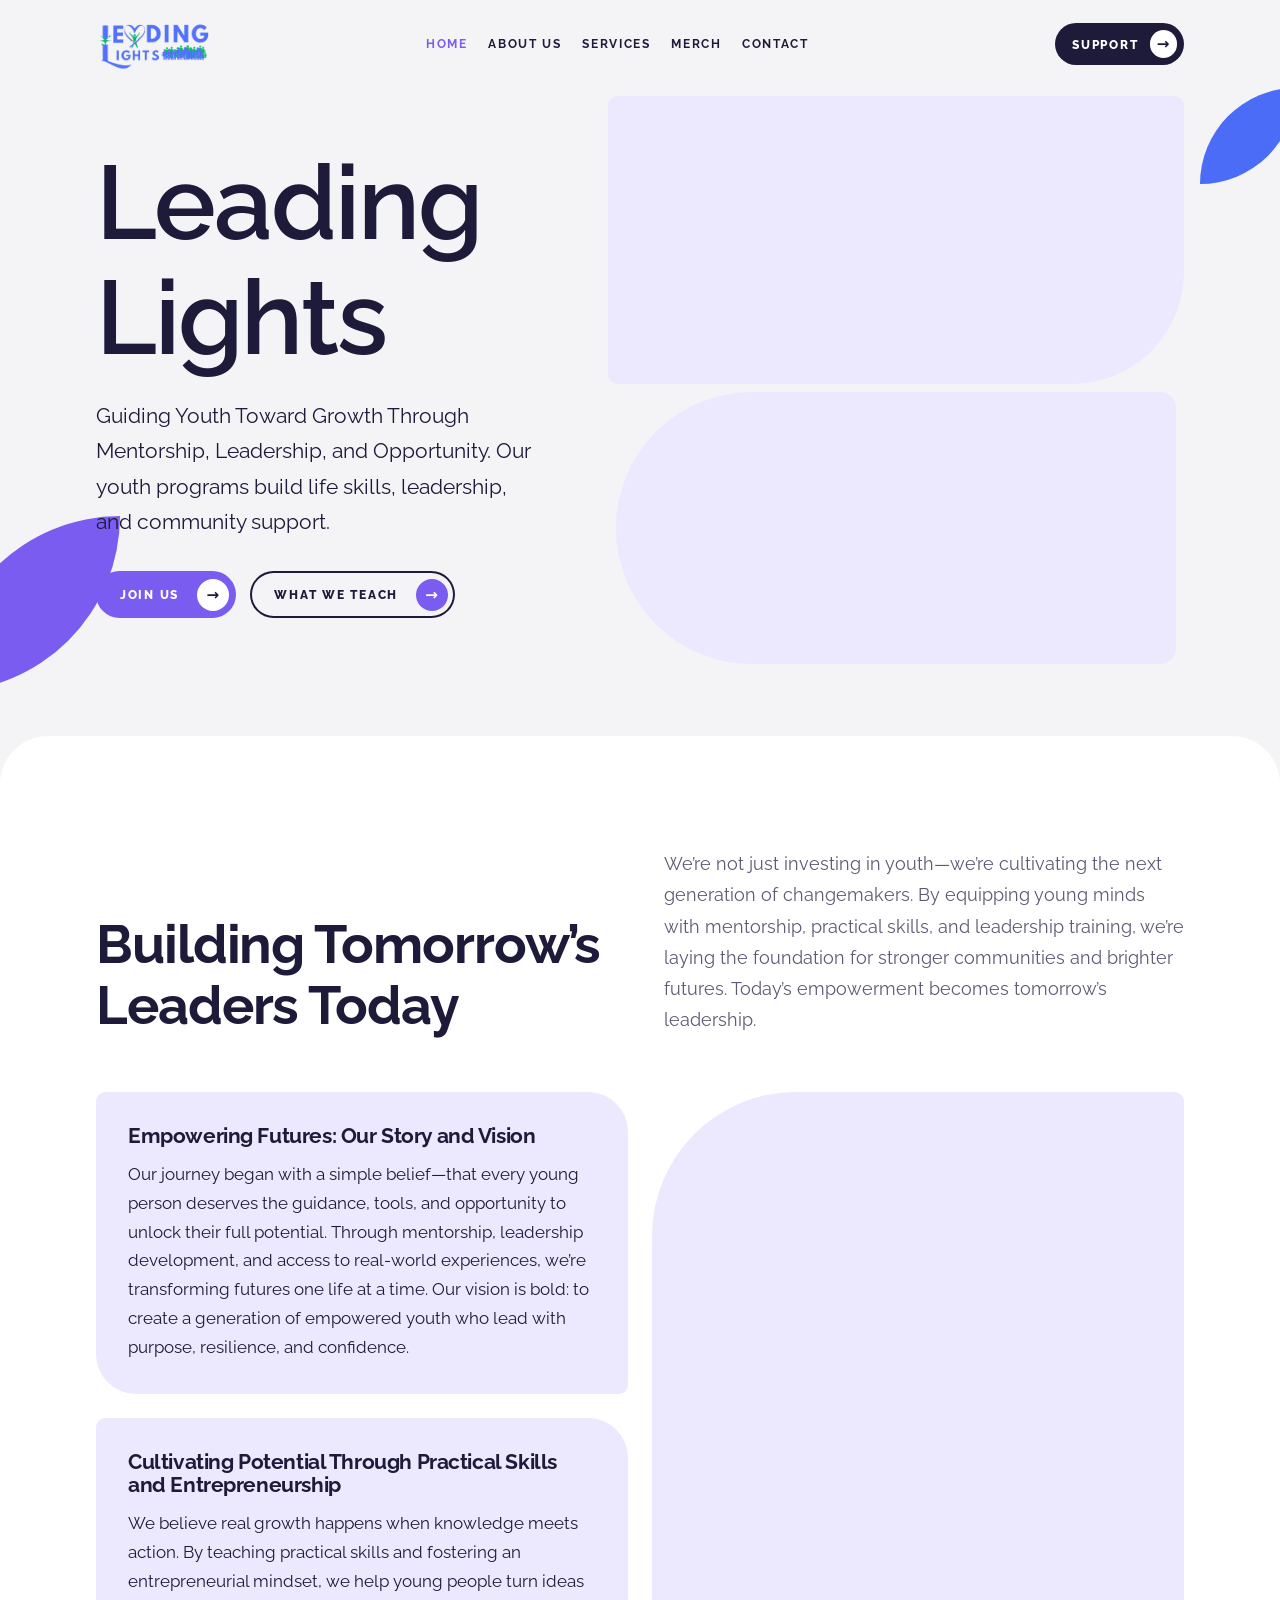
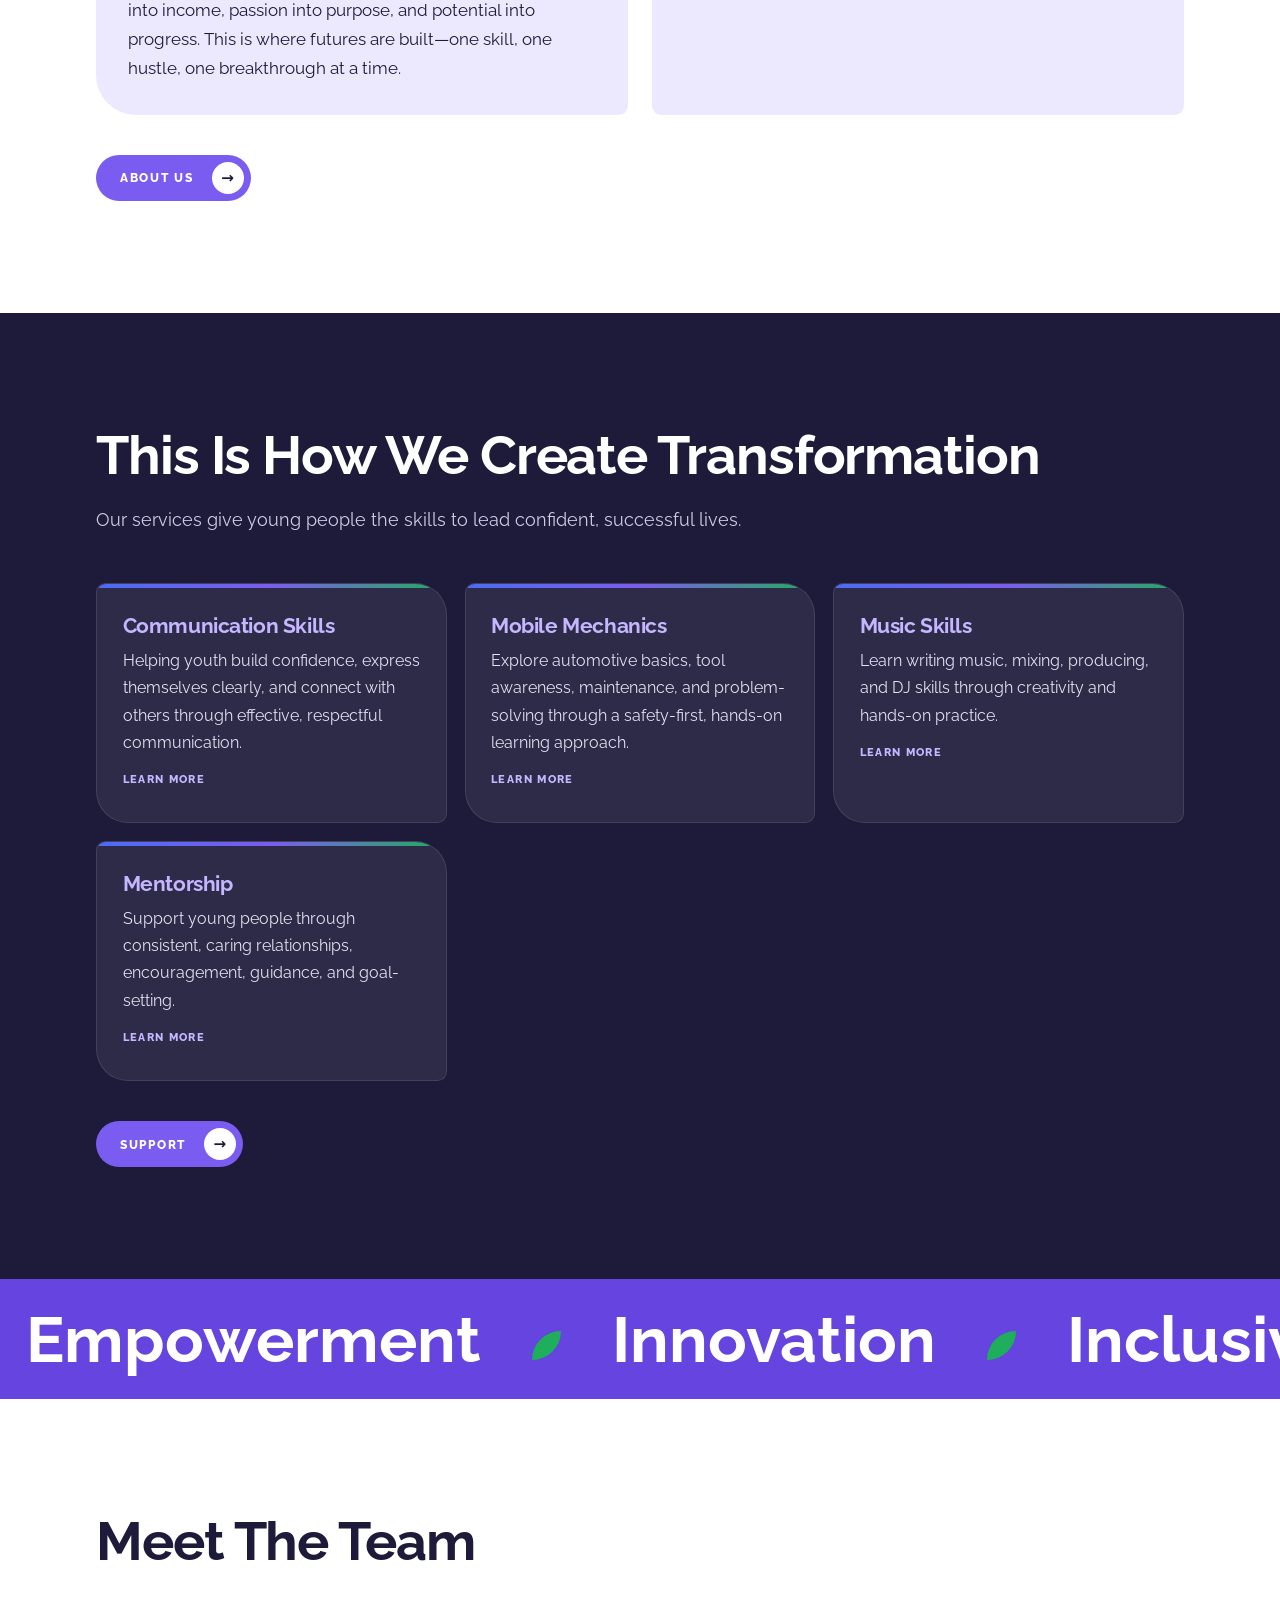
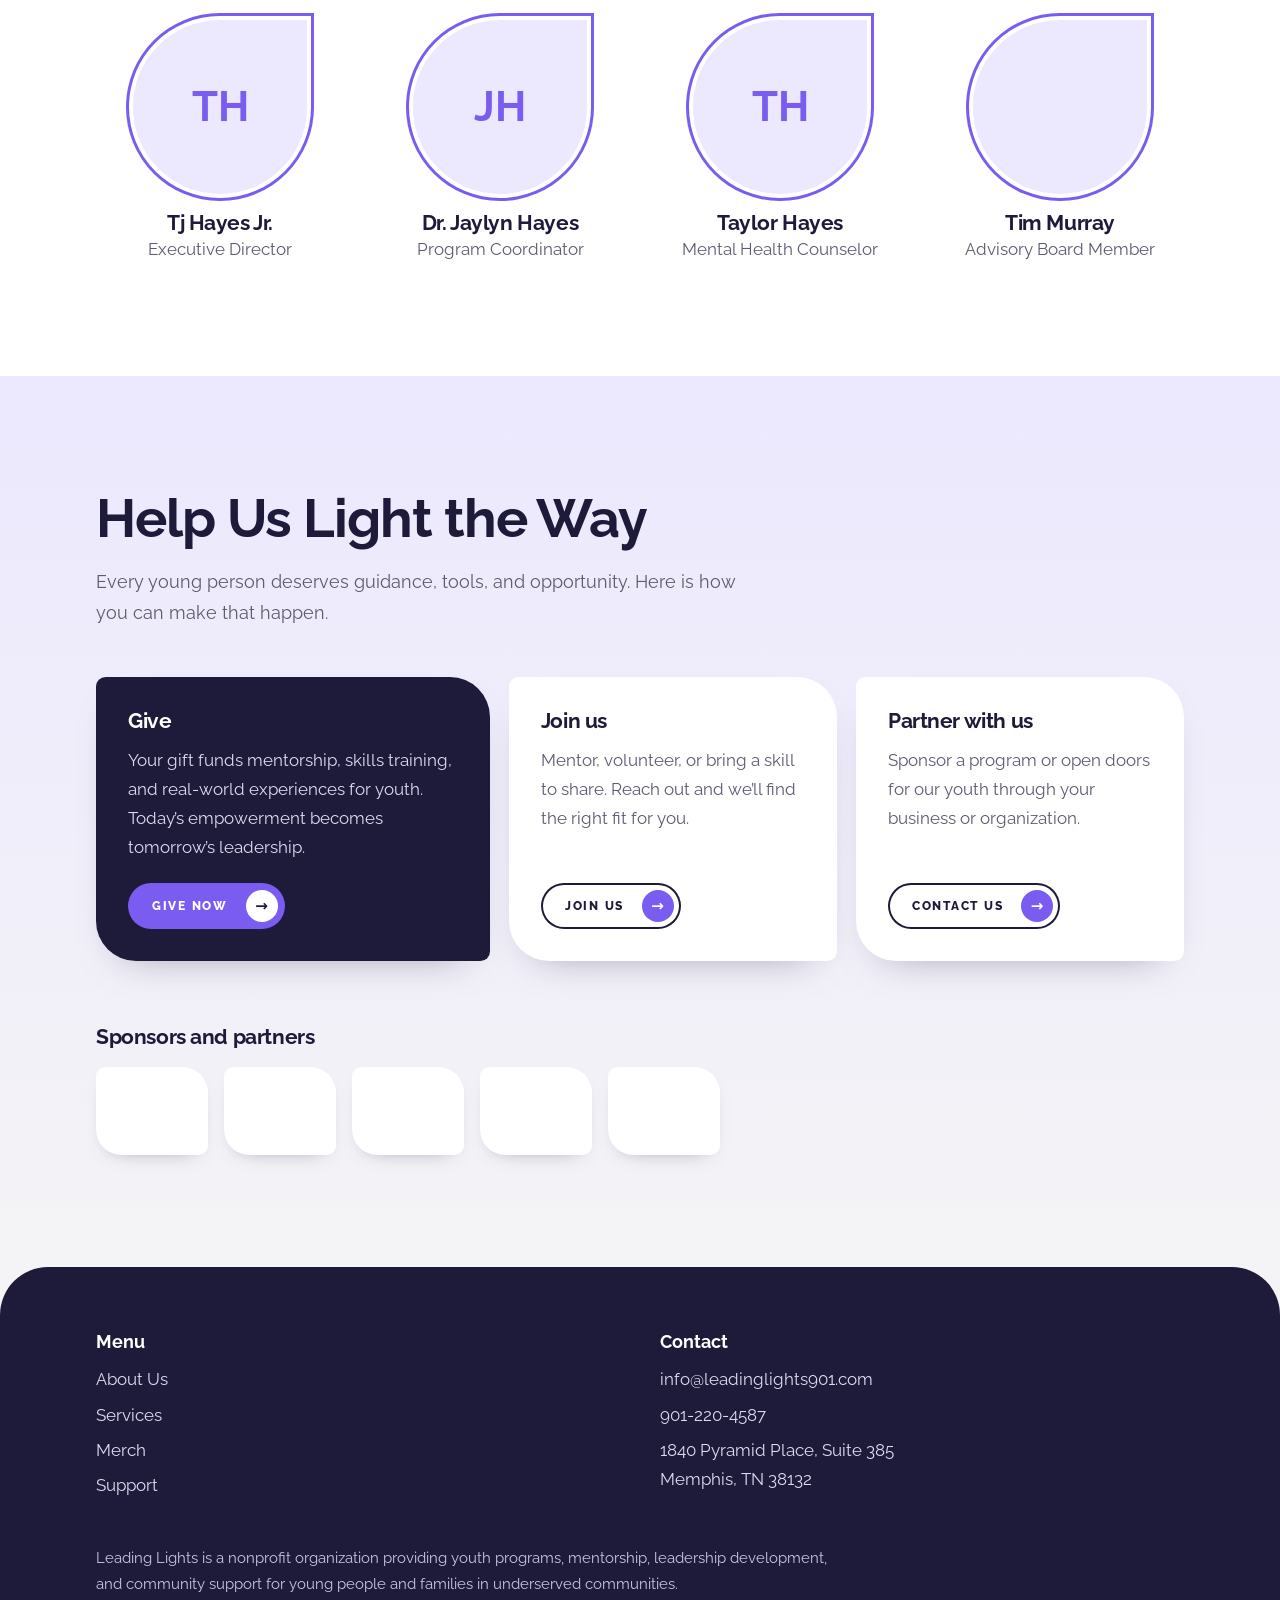
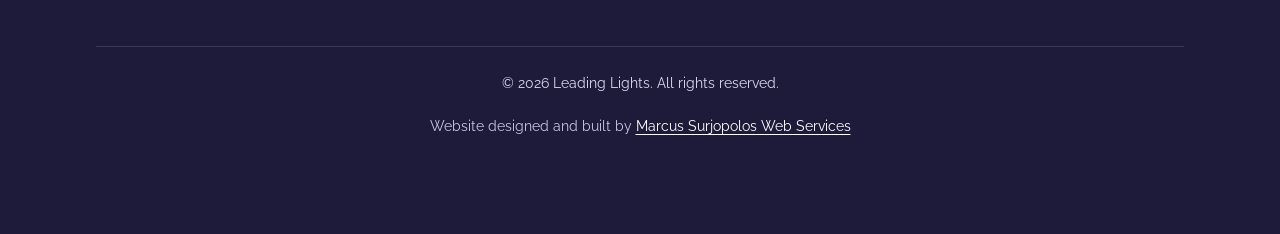
<file: index.html>
<!DOCTYPE html>
<html lang="en" class="no-js">
<head>
<meta charset="utf-8">
<meta name="viewport" content="width=device-width, initial-scale=1">
<title>Leading Lights | Youth Mentorship and Community Programs</title>
<meta name="description" content="Leading Lights helps young people grow through mentorship, leadership training, life skills, and community support. Join us or give today.">
<meta name="keywords" content="Leading Lights, youth mentorship, youth programs, community support, leadership training for youth, life skills for teens, underserved youth, workforce development, nonprofit">
<meta name="robots" content="index,follow,max-image-preview:large">
<meta name="theme-color" content="#1e1b3a">
<link rel="icon" href="favicon.svg" type="image/svg+xml">
<link rel="canonical" href="https://www.leadinglights901.org/">
<meta property="og:type" content="website">
<meta property="og:site_name" content="Leading Lights">
<meta property="og:locale" content="en_US">
<meta property="og:title" content="Leading Lights | Youth Mentorship and Community Programs">
<meta property="og:description" content="Leading Lights helps young people grow through mentorship, leadership training, life skills, and community support. Join us or give today.">
<meta property="og:url" content="https://www.leadinglights901.org/">
<meta property="og:image" content="https://www.leadinglights901.org/images/og-leading-lights.jpg">
<meta property="og:image:alt" content="Leading Lights youth mentorship program">
<meta name="twitter:card" content="summary_large_image">
<meta name="twitter:title" content="Leading Lights | Youth Mentorship and Community Programs">
<meta name="twitter:description" content="Leading Lights helps young people grow through mentorship, leadership training, life skills, and community support. Join us or give today.">
<meta name="twitter:image" content="https://www.leadinglights901.org/images/og-leading-lights.jpg">
<link rel="preconnect" href="https://static.wixstatic.com" crossorigin>
<script type="application/ld+json">{"@context": "https://schema.org", "@graph": [{"@type": "NGO", "@id": "https://www.leadinglights901.org/#organization", "name": "Leading Lights", "alternateName": ["Leading Lights 901", "Leading Lights Memphis"], "url": "https://www.leadinglights901.org/", "logo": {"@type": "ImageObject", "url": "https://www.leadinglights901.org/images/logo.png"}, "image": "https://www.leadinglights901.org/images/og-leading-lights.jpg", "description": "Leading Lights is a nonprofit youth program providing mentorship, leadership development, practical life skills, and community support for young people in underserved communities.", "slogan": "Guiding Youth Toward Growth Through Mentorship, Leadership, and Opportunity", "telephone": "+1-901-220-4587", "email": "info@leadinglights901.com", "address": {"@type": "PostalAddress", "streetAddress": "1840 Pyramid Place, Suite 385", "addressLocality": "Memphis", "addressRegion": "TN", "postalCode": "38132", "addressCountry": "US"}, "areaServed": {"@type": "City", "name": "Memphis", "containedInPlace": {"@type": "State", "name": "Tennessee"}}, "knowsAbout": ["youth mentorship", "leadership development", "life skills", "employability skills", "digital skills", "community feeding", "re-entry support", "apprenticeships", "cultural arts education"], "contactPoint": {"@type": "ContactPoint", "telephone": "+1-901-220-4587", "email": "info@leadinglights901.com", "contactType": "customer service", "areaServed": "US"}}, {"@type": "WebSite", "@id": "https://www.leadinglights901.org/#website", "url": "https://www.leadinglights901.org/", "name": "Leading Lights", "publisher": {"@id": "https://www.leadinglights901.org/#organization"}, "inLanguage": "en-US"}, {"@type": "WebPage", "@id": "https://www.leadinglights901.org/#webpage", "url": "https://www.leadinglights901.org/", "name": "Leading Lights | Youth Mentorship and Community Programs", "description": "Leading Lights helps young people grow through mentorship, leadership training, life skills, and community support. Join us or give today.", "isPartOf": {"@id": "https://www.leadinglights901.org/#website"}, "about": {"@id": "https://www.leadinglights901.org/#organization"}, "inLanguage": "en-US"}]}</script>
<link rel="preconnect" href="https://fonts.googleapis.com">
<link rel="preconnect" href="https://fonts.gstatic.com" crossorigin>
<link href="https://fonts.googleapis.com/css2?family=Raleway:wght@400;500;600;700;800&display=swap" rel="stylesheet">
<link rel="stylesheet" href="css/site.css">
</head>
<body class="page-home">
<a class="skip" href="#main">Skip to main content</a>
<div id="bar"></div>

<header id="top">
  <div class="wrap nav">
    <a href="#top" aria-label="Leading Lights home"><img class="logo" src="img/Pink black illustration charity foundation logo.png" alt="Leading Lights logo" width="101" height="56"></a>
    <div class="right">
      <nav id="menu" class="links" aria-label="Main">
        <a href="index.html" aria-current="page">HOME</a>
        <a href="html/about-us.html">ABOUT US</a>
        <details class="services-nav">
          <summary>SERVICES</summary>
          <div class="services-submenu">
            <a href="#services">All Services</a>
            <a href="html/mobile-mechanics.html">Mobile Mechanics</a>
            <a href="html/upholstery-music.html">Music Skills</a>
            <a href="html/communication-skills.html">Communication Skills</a>
            <a href="html/mentorship.html">Mentorship</a>
          </div>
        </details>
        <a href="html/support.html#partnership">MERCH</a>
        <a href="html/contact.html">CONTACT</a>
        <a class="btn p menu-support" href="html/support.html">SUPPORT</a>
      </nav>
      <a class="btn d desktop-support" href="html/support.html">SUPPORT</a>
      <button class="burger" id="burger" aria-expanded="false" aria-controls="menu" aria-label="Menu"><span></span><span></span></button>
    </div>
  </div>
</header>

<main id="main">
<!-- HERO -->
<section class="hero" id="hero">
  <div class="leaf l1" aria-hidden="true"></div><div class="leaf l2" aria-hidden="true"></div>
  <div class="wrap">
    <div>
      <h1><span><b>Leading</b></span><span><b>Lights</b></span></h1>
      <p class="tag">Guiding Youth Toward Growth Through Mentorship, Leadership, and Opportunity. Our youth programs build life skills, leadership, and community support.</p>
      <div class="cta">
        <a class="btn p" href="#support">JOIN US</a>
        <a class="btn ghost" href="#services">What we teach</a>
      </div>
    </div>
    <div class="pics">
      <img class="p1" fetchpriority="high" decoding="async" src="https://static.wixstatic.com/media/ff5d41_83c413367b1d4c9fb8f6fff326ef3d32~mv2.jpg/v1/fill/w_900,h_560,al_c,q_85/img.jpg" alt="Teens smiling together in a Leading Lights youth mentorship program" width="900" height="560">
      <img class="p2" src="https://static.wixstatic.com/media/c837a6_7b62430bca284cdbbdf409a41b7aa7c5~mv2.jpg/v1/fill/w_800,h_800,al_c,q_85/img.jpg" alt="Children smiling at a classroom table in a Leading Lights youth program" width="800" height="800">
    </div>
  </div>
</section>

<!-- ABOUT: why we exist -->
<section class="about" id="about">
  <div class="wrap">
    <div class="intro">
      <h2 class="rv left">Building Tomorrow’s Leaders Today</h2>
      <p class="lede rv" style="--i:2;margin:0">We’re not just investing in youth—we’re cultivating the next generation of changemakers. By equipping young minds with mentorship, practical skills, and leadership training, we’re laying the foundation for stronger communities and brighter futures. Today’s empowerment becomes tomorrow’s leadership.</p>
    </div>
    <div class="story">
      <article class="a rv" style="--i:1">
        <h3>Empowering Futures: Our Story and Vision</h3>
        <p>Our journey began with a simple belief—that every young person deserves the guidance, tools, and opportunity to unlock their full potential. Through mentorship, leadership development, and access to real-world experiences, we’re transforming futures one life at a time. Our vision is bold: to create a generation of empowered youth who lead with purpose, resilience, and confidence.</p>
      </article>
      <article class="b rv" style="--i:2">
        <h3>Cultivating Potential Through Practical Skills and Entrepreneurship</h3>
        <p>We believe real growth happens when knowledge meets action. By teaching practical skills and fostering an entrepreneurial mindset, we help young people turn ideas into income, passion into purpose, and potential into progress. This is where futures are built—one skill, one hustle, one breakthrough at a time.</p>
      </article>
      <div class="pic rv pop" style="--i:1"><img src="https://static.wixstatic.com/media/c837a6_bc59a0396be24622bb4bb266bd54ffe9~mv2.jpg/v1/fill/w_900,h_900,al_c,q_85/img.jpg" alt="Children playing together outdoors at a Leading Lights community youth program" loading="lazy"></div>
    </div>
    <div class="rv" style="margin-top:2.5rem"><a class="btn p" href="html/about-us.html">ABOUT US</a></div>
  </div>
</section>

<!-- SERVICES: what we do -->
<section class="services" id="services">
  <div class="wrap">
    <h2 class="rv left">This Is How We Create Transformation</h2>
    <p class="lede rv" style="--i:1">Our services give young people the skills to lead confident, successful lives.</p>
    <div class="grid">
      <a class="card rv" style="--i:1" href="html/communication-skills.html"><h3>Communication Skills</h3><p>Helping youth build confidence, express themselves clearly, and connect with others through effective, respectful communication.</p><span class="card-more">LEARN MORE</span></a>
      <a class="card rv" style="--i:0" href="html/mobile-mechanics.html"><h3>Mobile Mechanics</h3><p>Explore automotive basics, tool awareness, maintenance, and problem-solving through a safety-first, hands-on learning approach.</p><span class="card-more">LEARN MORE</span></a>
      <a class="card rv" style="--i:1" href="html/upholstery-music.html"><h3>Music Skills</h3><p>Learn writing music, mixing, producing, and DJ skills through creativity and hands-on practice.</p><span class="card-more">LEARN MORE</span></a>
      <a class="card rv" style="--i:2" href="html/mentorship.html"><h3>Mentorship</h3><p>Support young people through consistent, caring relationships, encouragement, guidance, and goal-setting.</p><span class="card-more">LEARN MORE</span></a>
    </div>
    <div class="more rv"><a class="btn p" href="html/support.html">SUPPORT</a></div>
  </div>
</section>

<!-- VALUES -->
<div class="values" aria-label="Our values">
  <h2 class="sr">Our Values</h2>
  <div class="track">
    <span>Empowerment</span><span>Innovation</span><span>Inclusivity</span><span>Practicality</span><span>Integrity</span>
    <span aria-hidden="true">Empowerment</span><span aria-hidden="true">Innovation</span><span aria-hidden="true">Inclusivity</span><span aria-hidden="true">Practicality</span><span aria-hidden="true">Integrity</span>
  </div>
</div>

<!-- TEAM: trust -->
<section class="team" id="team">
  <div class="wrap">
    <h2 class="rv left">Meet The Team</h2>
    <div class="row">
      <div class="person rv pop" style="--i:0"><div class="ph" data-i="TH"><img src="https://static.wixstatic.com/media/ff5d41_4364d90aaaed4155ba4e184b1aa1d331~mv2.jpg/v1/fill/w_500,h_500,al_c,q_85/img.jpg" alt="Tj Hayes Jr., Executive Director of Leading Lights" loading="lazy"></div><h3>Tj Hayes Jr.</h3><p>Executive Director</p></div>
      <div class="person rv pop" style="--i:1"><div class="ph" data-i="JH"><img src="https://static.wixstatic.com/media/ff5d41_2369ffeae5aa4d7fb30b2813c3c204c6~mv2.jpg/v1/fill/w_500,h_500,al_c,q_85/img.jpg" alt="Dr. Jaylyn Hayes, Program Coordinator at Leading Lights" loading="lazy"></div><h3>Dr. Jaylyn Hayes</h3><p>Program Coordinator</p></div>
      <div class="person rv pop" style="--i:2"><div class="ph" data-i="TH"><img src="https://static.wixstatic.com/media/ff5d41_309d49f43ef9420c9e183875b3ba540f~mv2.jpg/v1/fill/w_500,h_500,al_c,q_85/img.jpg" alt="Taylor Hayes, Mental Health Counselor at Leading Lights" loading="lazy"></div><h3>Taylor Hayes</h3><p>Mental Health Counselor</p></div>
      <div class="person rv pop" style="--i:3"><div class="ph" aria-hidden="true"></div><h3>Tim Murray</h3><p>Advisory Board Member</p></div>
    </div>
  </div>
</section>

<!-- SUPPORT: action -->
<section class="support" id="support">
  <div class="wrap">
    <h2 class="rv left">Help Us Light the Way</h2>
    <p class="lede rv" style="--i:1">Every young person deserves guidance, tools, and opportunity. Here is how you can make that happen.</p>
    <div class="paths">
      <article class="path main rv" style="--i:0">
        <h3>Give</h3>
        <p>Your gift funds mentorship, skills training, and real-world experiences for youth. Today’s empowerment becomes tomorrow’s leadership.</p>
        <a class="btn p" href="html/support.html#give">GIVE NOW</a>
      </article>
      <article class="path rv" style="--i:1">
        <h3>Join us</h3>
        <p>Mentor, volunteer, or bring a skill to share. Reach out and we’ll find the right fit for you.</p>
        <a class="btn ghost" href="html/contact.html">JOIN US</a>
      </article>
      <article class="path rv" style="--i:2">
        <h3>Partner with us</h3>
        <p>Sponsor a program or open doors for our youth through your business or organization.</p>
        <a class="btn ghost" href="html/contact.html">CONTACT US</a>
      </article>
    </div>
    <div class="partners rv">
      <h3>Sponsors and partners</h3>
      <div class="logos">
        <div class="chip"><img src="https://static.wixstatic.com/media/ff5d41_caabf57b42454e818c515b492539434d~mv2.png/v1/fit/w_300,h_200,q_90/logo.png" alt="Leading Lights sponsor and community partner logo" loading="lazy"></div>
        <div class="chip"><img src="https://static.wixstatic.com/media/ff5d41_eb7b8fa304b54b8b89e610b98a5de2c4~mv2.png/v1/fit/w_300,h_200,q_90/logo.png" alt="START logo" loading="lazy"></div>
        <div class="chip"><img src="https://static.wixstatic.com/media/ff5d41_0ef73d7860a144e1b33ebc515d2b8b2e~mv2.png/v1/fit/w_300,h_200,q_90/logo.png" alt="GIGS logo" loading="lazy"></div>
        <div class="chip"><img src="https://static.wixstatic.com/media/ff5d41_fe4b109eec7d4372aafc312493fb45fa~mv2.png/v1/fit/w_300,h_200,q_90/logo.png" alt="Leading Lights sponsor and community partner logo" loading="lazy"></div>
        <a class="chip" href="https://kingjesusclothing.org/" target="_blank" rel="noopener noreferrer" aria-label="King Jesus Clothing website">
          <img src="https://kingjesusclothing.org/wp-content/uploads/2026/02/cropped-king-jesus-clothing-logo-1.png" alt="King Jesus Clothing logo" loading="lazy">
        </a>
      </div>
    </div>
  </div>
</section>
</main>

<footer id="contact">
  <div class="wrap">
    <div class="cols">
      <div>
        <p class="fh">Menu</p>
        <ul><li><a href="html/about-us.html">About Us</a></li><li><a href="#services">Services</a></li><li><a href="html/support.html#partnership">Merch</a></li><li><a href="html/support.html">Support</a></li></ul>
      </div>
      <div>
        <p class="fh"><a href="html/contact.html">Contact</a></p>
        <ul>
          <li><a href="mailto:info@leadinglights901.com">info@leadinglights901.com</a></li>
          <li><a href="tel:+19012204587">901-220-4587</a></li>
          <li>1840 Pyramid Place, Suite 385<br>Memphis, TN 38132</li>
        </ul>
      </div>
    </div>
    <p class="about-line">Leading Lights is a nonprofit organization providing youth programs, mentorship, leadership development, and community support for young people and families in underserved communities.</p>
    <div class="legal">
      <span>© <span data-current-year></span> Leading Lights. All rights reserved.</span>
    </div>
    <p class="credit">Website designed and built by <a href="https://mswebservices.org" target="_blank" rel="noopener noreferrer">Marcus Surjopolos Web Services</a></p>
  </div>
</footer>

<a class="btn p fab" id="fab" href="html/support.html">SUPPORT</a>

<script src="js/site.js" defer></script>
</body>
</html>
</file>
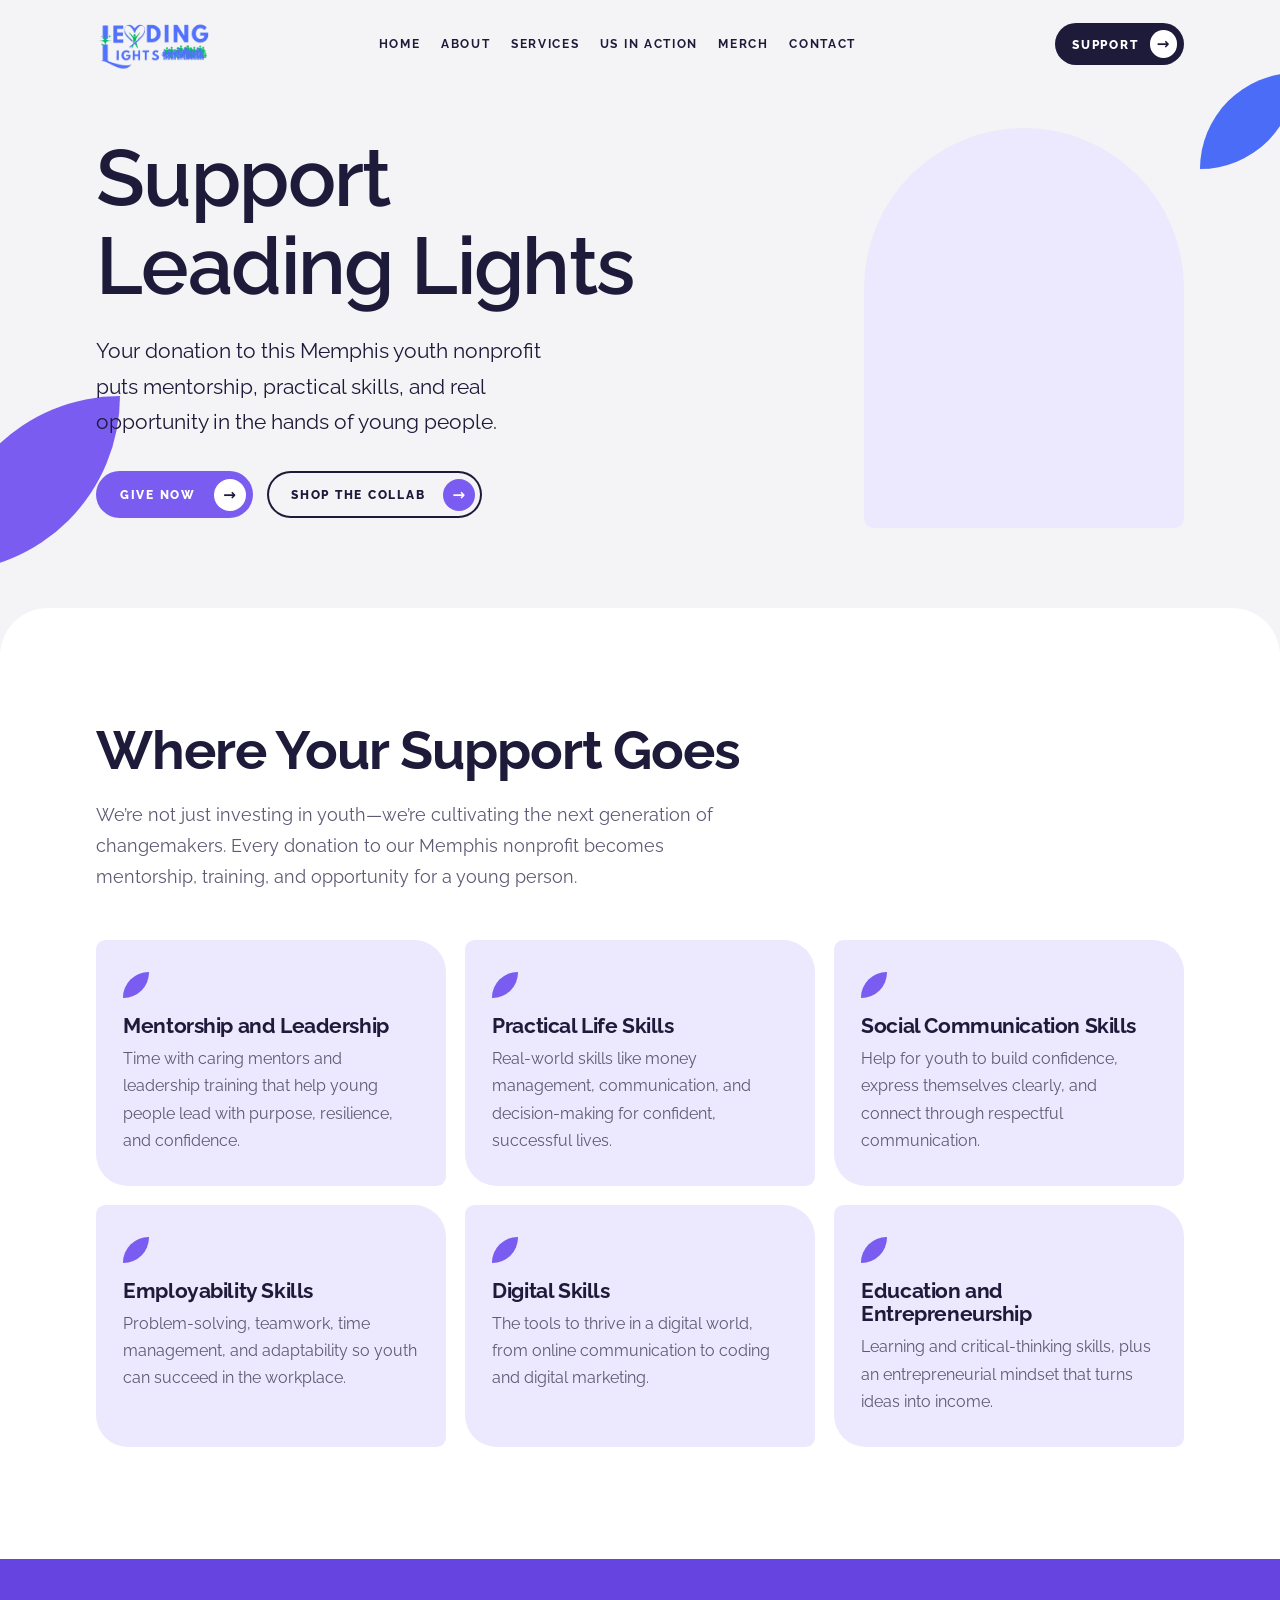
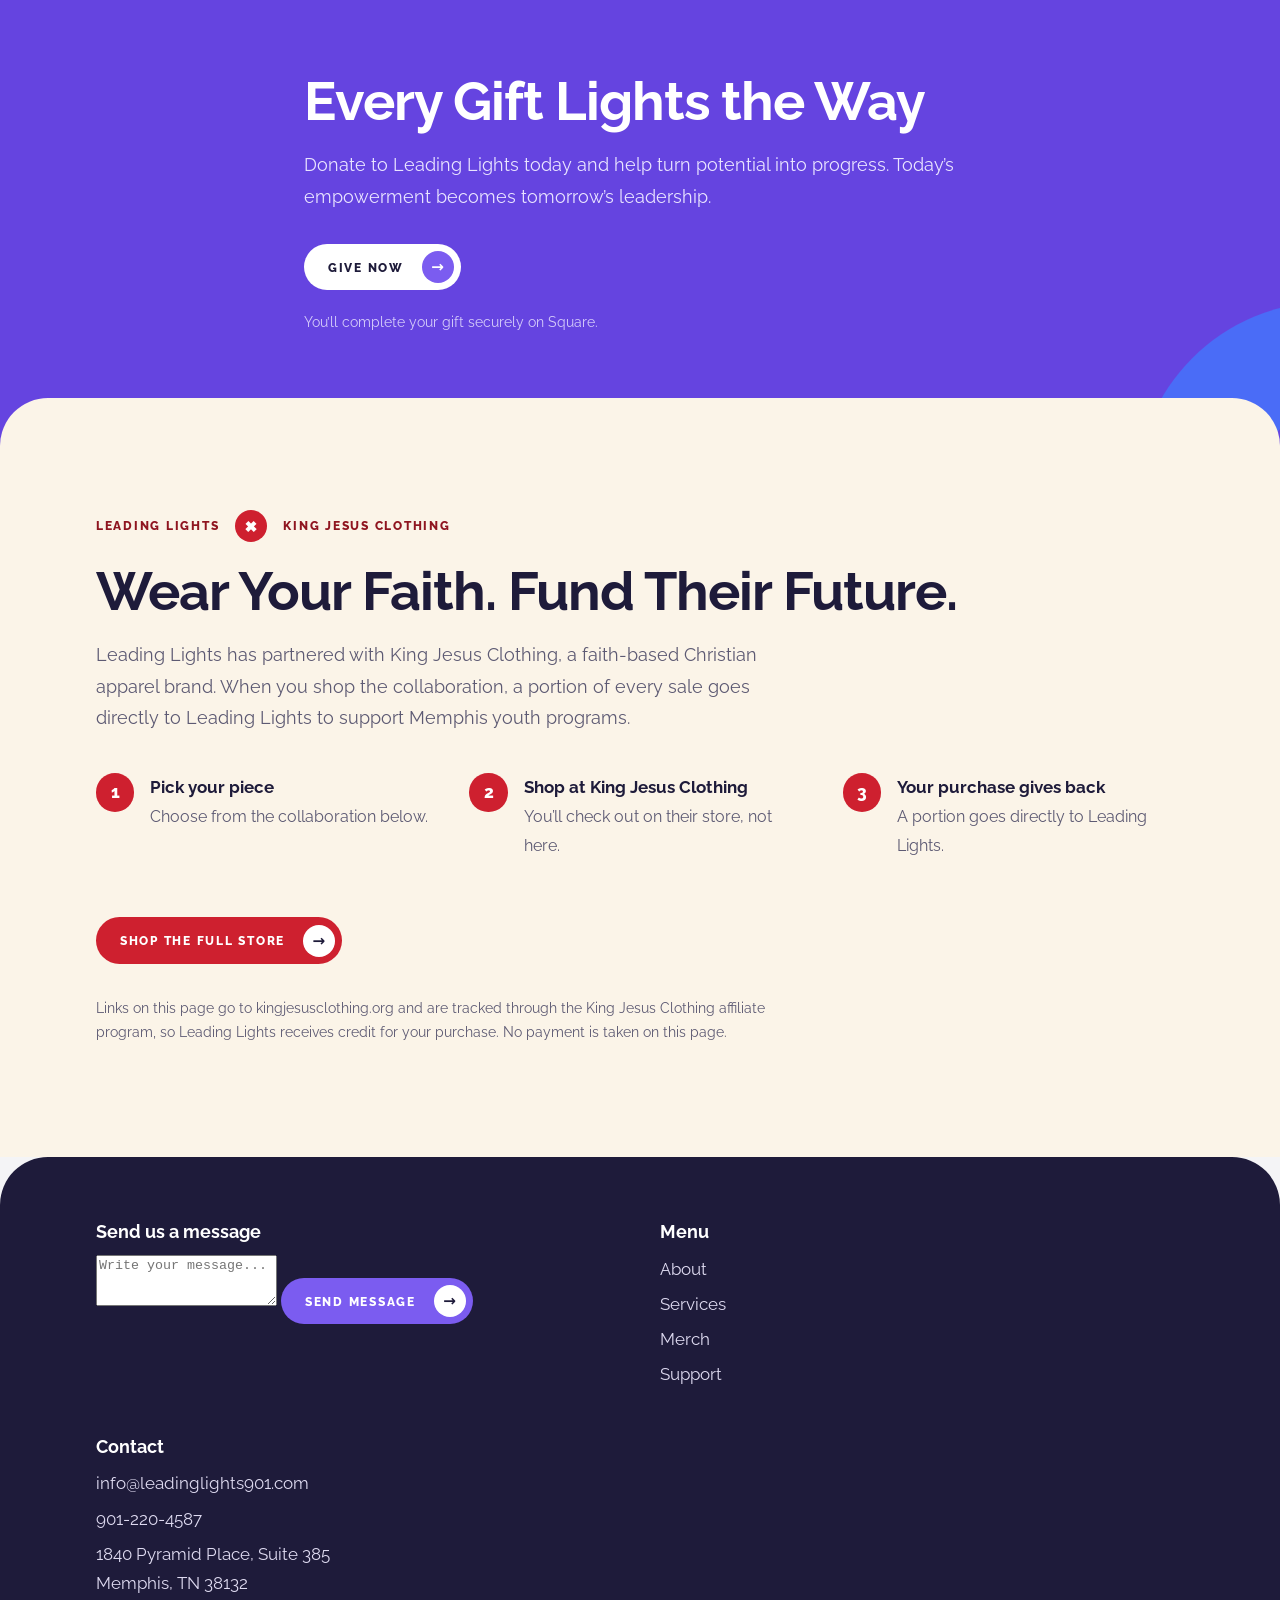
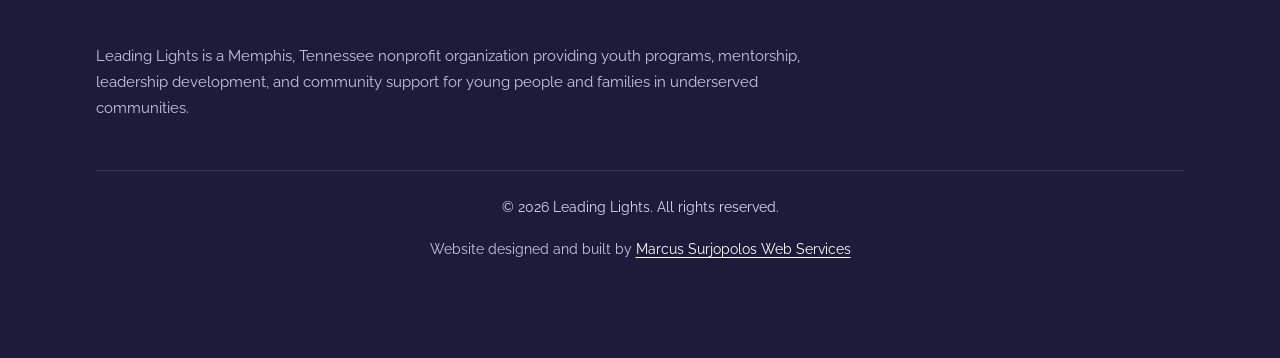
<file: support.html>
<!DOCTYPE html>
<html lang="en">
<head>
<meta charset="utf-8">
<meta name="viewport" content="width=device-width, initial-scale=1">
<title>Donate to a Memphis Youth Nonprofit | Leading Lights</title>
<meta name="description" content="Donate to Leading Lights, a Memphis nonprofit funding youth mentorship, life skills, and community programs. Give today or shop our King Jesus Clothing collab.">
<meta name="keywords" content="donate Memphis nonprofit, support youth programs Memphis, charity donation Memphis TN, youth mentorship donation, give to a nonprofit, Christian apparel fundraiser, King Jesus Clothing, Leading Lights">
<meta name="robots" content="index,follow,max-image-preview:large">
<meta name="theme-color" content="#1e1b3a">
<link rel="icon" href="favicon.svg" type="image/svg+xml">
<link rel="canonical" href="https://www.leadinglights901.org/support">
<meta property="og:type" content="website">
<meta property="og:site_name" content="Leading Lights">
<meta property="og:locale" content="en_US">
<meta property="og:title" content="Donate to a Memphis Youth Nonprofit | Leading Lights">
<meta property="og:description" content="Donate to Leading Lights, a Memphis nonprofit funding youth mentorship, life skills, and community programs. Give today or shop our King Jesus Clothing collab.">
<meta property="og:url" content="https://www.leadinglights901.org/support">
<meta property="og:image" content="https://www.leadinglights901.org/images/og-leading-lights.jpg">
<meta property="og:image:alt" content="Leading Lights youth mentorship program in Memphis, TN">
<meta name="twitter:card" content="summary_large_image">
<meta name="twitter:title" content="Donate to a Memphis Youth Nonprofit | Leading Lights">
<meta name="twitter:description" content="Donate to Leading Lights, a Memphis nonprofit funding youth mentorship, life skills, and community programs. Give today or shop our King Jesus Clothing collab.">
<meta name="twitter:image" content="https://www.leadinglights901.org/images/og-leading-lights.jpg">
<link rel="preconnect" href="https://static.wixstatic.com" crossorigin>
<script type="application/ld+json">{"@context": "https://schema.org", "@graph": [{"@type": "NGO", "@id": "https://www.leadinglights901.org/#organization", "name": "Leading Lights", "url": "https://www.leadinglights901.org/", "logo": "https://www.leadinglights901.org/images/logo.png"}, {"@type": "WebSite", "@id": "https://www.leadinglights901.org/#website", "url": "https://www.leadinglights901.org/", "name": "Leading Lights", "publisher": {"@id": "https://www.leadinglights901.org/#organization"}, "inLanguage": "en-US"}, {"@type": "WebPage", "@id": "https://www.leadinglights901.org/support#webpage", "url": "https://www.leadinglights901.org/support", "name": "Donate to a Memphis Youth Nonprofit | Leading Lights", "description": "Donate to Leading Lights, a Memphis nonprofit funding youth mentorship, life skills, and community programs. Give today or shop our King Jesus Clothing collab.", "isPartOf": {"@id": "https://www.leadinglights901.org/#website"}, "about": {"@id": "https://www.leadinglights901.org/#organization"}, "inLanguage": "en-US", "breadcrumb": {"@id": "https://www.leadinglights901.org/support#breadcrumb"}}, {"@type": "BreadcrumbList", "@id": "https://www.leadinglights901.org/support#breadcrumb", "itemListElement": [{"@type": "ListItem", "position": 1, "name": "Home", "item": "https://www.leadinglights901.org/"}, {"@type": "ListItem", "position": 2, "name": "Support Leading Lights", "item": "https://www.leadinglights901.org/support"}]}]}</script>
<link rel="preconnect" href="https://fonts.googleapis.com">
<link rel="preconnect" href="https://fonts.gstatic.com" crossorigin>
<link href="https://fonts.googleapis.com/css2?family=Raleway:wght@400;500;600;700;800&display=swap" rel="stylesheet">
<link rel="stylesheet" href="css/site.css">
</head>
<body class="page-support">
<a class="skip" href="#main">Skip to main content</a>
<div id="bar"></div>

<header id="top">
  <div class="wrap nav">
      <a href="index.html" aria-label="Leading Lights home"><img class="logo" src="img/Pink black illustration charity foundation logo.png" alt="Leading Lights logo – Memphis youth mentorship nonprofit" width="101" height="56"></a>
    <div class="right">
      <nav id="menu" class="links" aria-label="Main">
        <a href="index.html">HOME</a>
        <a href="index.html#about">ABOUT</a>
        <a href="index.html#services">SERVICES</a>
        <a href="us-in-action.html">US IN ACTION</a>
        <a href="support.html#partnership">MERCH</a>
        <a href="#contact">CONTACT</a>
        <a class="btn p menu-support" href="support.html" aria-current="page">SUPPORT</a>
      </nav>
      <a class="btn d desktop-support" href="support.html" aria-current="page">SUPPORT</a>
      <button class="burger" id="burger" aria-expanded="false" aria-controls="menu" aria-label="Menu"><span></span><span></span></button>
    </div>
  </div>
</header>

<main id="main">
<section class="hero sub" id="hero">
  <div class="leaf l1" aria-hidden="true"></div><div class="leaf l2" aria-hidden="true"></div>
  <div class="wrap">
    <div>
      <h1><span><b>Support</b></span><span><b>Leading Lights</b></span></h1>
      <p class="tag">Your donation to this Memphis youth nonprofit puts mentorship, practical skills, and real opportunity in the hands of young people.</p>
      <div class="cta">
        <a class="btn p" href="https://square.link/u/VW5qwLSo">GIVE NOW</a>
        <a class="btn ghost" href="#partnership">Shop the collab</a>
      </div>
    </div>
    <div class="pics"><img class="p3" src="https://static.wixstatic.com/media/c837a6_7b62430bca284cdbbdf409a41b7aa7c5~mv2.jpg/v1/fill/w_800,h_1000,al_c,q_85/img.jpg" alt="Memphis youth smiling at a classroom table, supported by Leading Lights donors" width="800" height="1000" fetchpriority="high" decoding="async"></div>
  </div>
</section>

<section class="impact" id="impact">
  <div class="wrap">
    <h2 class="rv left">Where Your Support Goes</h2>
    <p class="lede rv" style="--i:1">We’re not just investing in youth—we’re cultivating the next generation of changemakers. Every donation to our Memphis nonprofit becomes mentorship, training, and opportunity for a young person.</p>
    <div class="gifts">
      <article class="gift rv" style="--i:0"><h3>Mentorship and Leadership</h3><p>Time with caring mentors and leadership training that help young people lead with purpose, resilience, and confidence.</p></article>
      <article class="gift rv" style="--i:1"><h3>Practical Life Skills</h3><p>Real-world skills like money management, communication, and decision-making for confident, successful lives.</p></article>
      <article class="gift rv" style="--i:2"><h3>Social Communication Skills</h3><p>Help for youth to build confidence, express themselves clearly, and connect through respectful communication.</p></article>
      <article class="gift rv" style="--i:0"><h3>Employability Skills</h3><p>Problem-solving, teamwork, time management, and adaptability so youth can succeed in the workplace.</p></article>
      <article class="gift rv" style="--i:1"><h3>Digital Skills</h3><p>The tools to thrive in a digital world, from online communication to coding and digital marketing.</p></article>
      <article class="gift rv" style="--i:2"><h3>Education and Entrepreneurship</h3><p>Learning and critical-thinking skills, plus an entrepreneurial mindset that turns ideas into income.</p></article>
    </div>
  </div>
</section>

<section class="give" id="give">
  <div class="leaf" aria-hidden="true"></div>
  <div class="wrap">
    <h2 class="rv left">Every Gift Lights the Way</h2>
    <p class="rv" style="--i:1">Donate to Leading Lights today and help turn potential into progress. Today’s empowerment becomes tomorrow’s leadership.</p>
    <div class="rv" style="--i:2"><a class="btn" href="https://square.link/u/VW5qwLSo">GIVE NOW</a>
    <small>You’ll complete your gift securely on Square.</small></div>
  </div>
</section>

<section class="kjc" id="partnership">
  <div class="wrap">
    <div class="lockup rv">Leading Lights <i>×</i> King Jesus Clothing</div>
    <h2 class="rv left">Wear Your Faith. Fund Their Future.</h2>
    <p class="lede rv" style="--i:1">Leading Lights has partnered with King Jesus Clothing, a faith-based Christian apparel brand. When you shop the collaboration, a portion of every sale goes directly to Leading Lights to support Memphis youth programs.</p>
    <ol class="steps">
      <li class="rv" style="--i:0"><div><b>Pick your piece</b><span>Choose from the collaboration below.</span></div></li>
      <li class="rv" style="--i:1"><div><b>Shop at King Jesus Clothing</b><span>You’ll check out on their store, not here.</span></div></li>
      <li class="rv" style="--i:2"><div><b>Your purchase gives back</b><span>A portion goes directly to Leading Lights.</span></div></li>
    </ol>
    <div id="hero-product"></div>
    <div class="prods" id="prods"></div>
    <p class="shopall rv"><a class="btn k" href="#" id="shopall" target="_blank" rel="sponsored noopener noreferrer">Shop the full store</a></p>
    <p class="note rv">Links on this page go to kingjesusclothing.org and are tracked through the King Jesus Clothing affiliate program, so Leading Lights receives credit for your purchase. No payment is taken on this page.</p>
  </div>
</section>
</main>

<footer id="contact">
  <div class="wrap">
    <div class="cols">
      <div>
        <p class="fh">Send us a message</p>
        <form class="message-form" id="message-form">
          <label class="sr" for="contact-message">Your message</label>
          <textarea id="contact-message" name="message" rows="3" maxlength="2000" required placeholder="Write your message..."></textarea>
          <button class="btn p" type="submit">SEND MESSAGE</button>
        </form>
      </div>
      <div>
        <p class="fh">Menu</p>
        <ul><li><a href="index.html#about">About</a></li><li><a href="index.html#services">Services</a></li><li><a href="support.html#partnership">Merch</a></li><li><a href="support.html">Support</a></li></ul>
      </div>
      <div>
        <p class="fh">Contact</p>
        <ul>
          <li><a href="mailto:info@leadinglights901.com">info@leadinglights901.com</a></li>
          <li><a href="tel:+19012204587">901-220-4587</a></li>
          <li>1840 Pyramid Place, Suite 385<br>Memphis, TN 38132</li>
        </ul>
      </div>
    </div>
    <p class="about-line">Leading Lights is a Memphis, Tennessee nonprofit organization providing youth programs, mentorship, leadership development, and community support for young people and families in underserved communities.</p>
    <div class="legal">
      <span>© <span data-current-year></span> Leading Lights. All rights reserved.</span>
    </div>
    <p class="credit">Website designed and built by <a href="https://mswebservices.org" target="_blank" rel="noopener noreferrer">Marcus Surjopolos Web Services</a></p>
  </div>
</footer>

<a class="btn p fab" id="fab" href="#give">GIVE NOW</a>

<script src="js/site.js" defer></script>
</body>
</html>
</file>
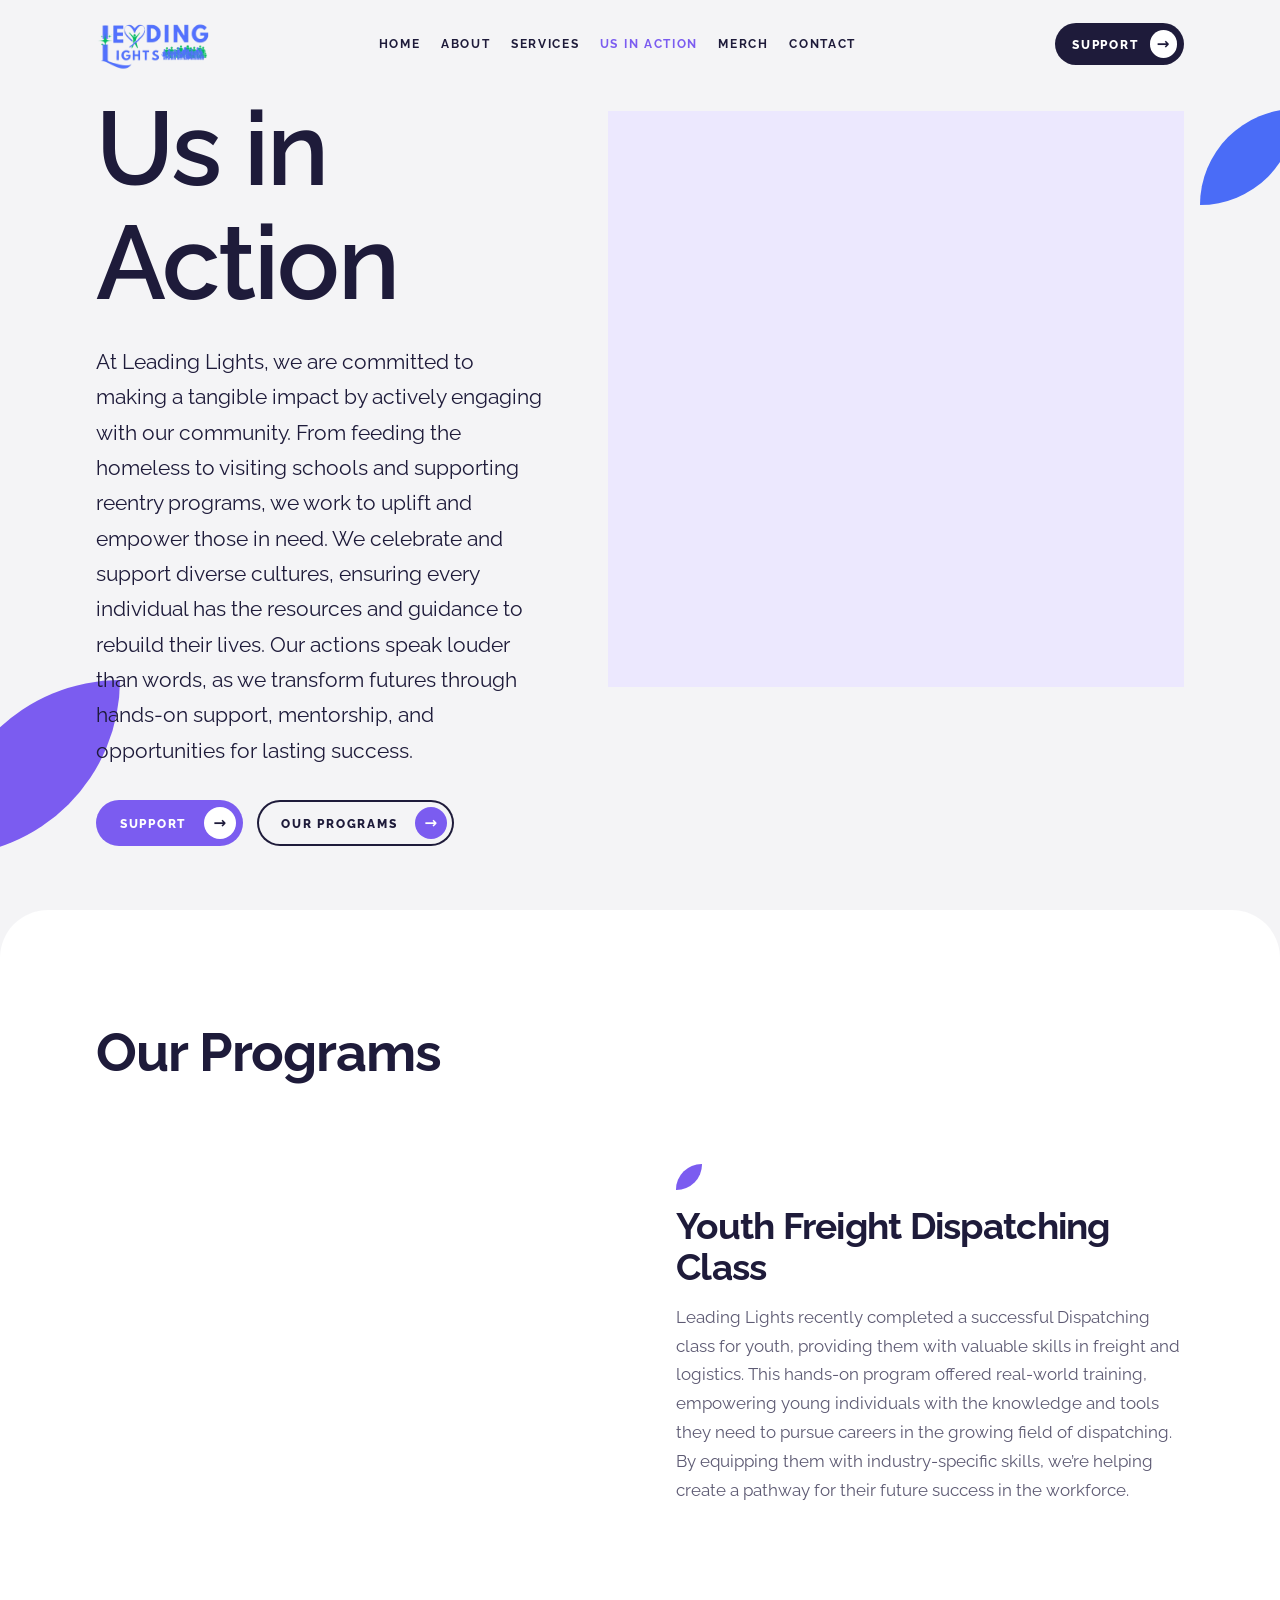
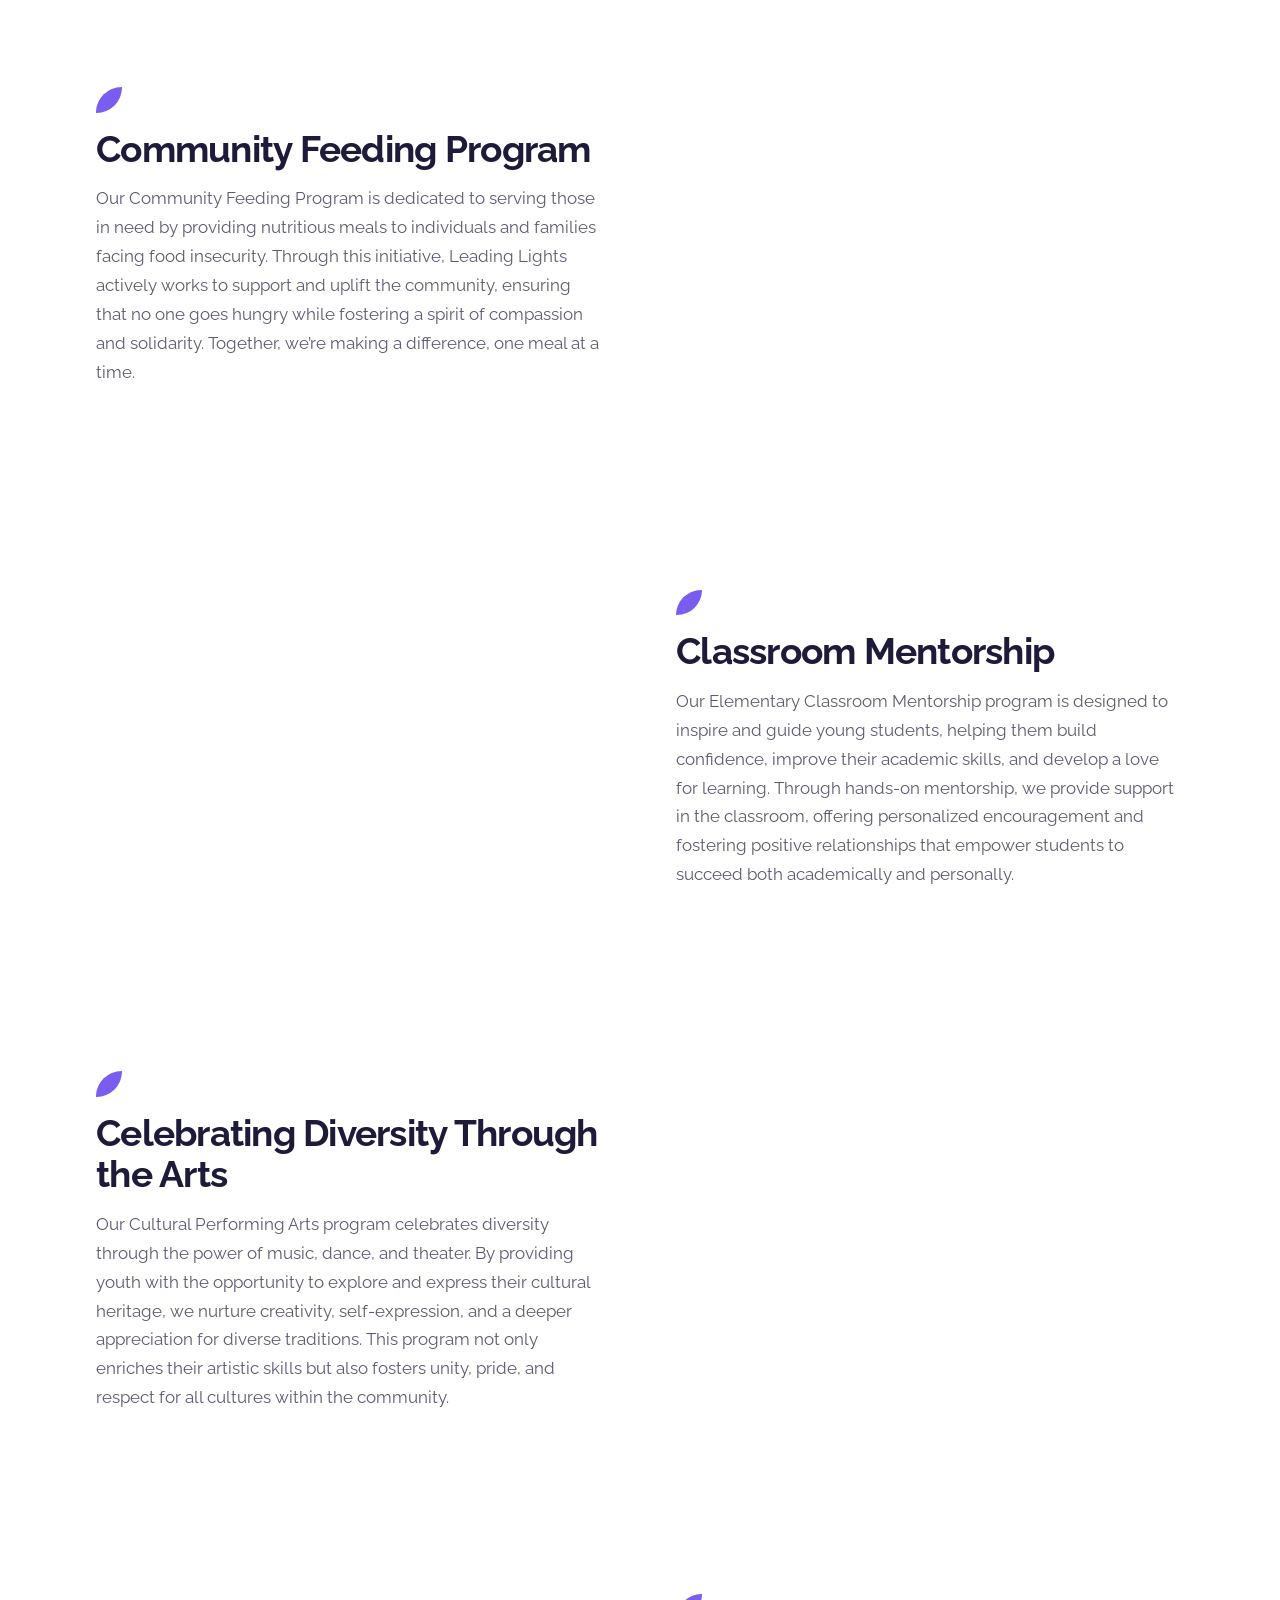
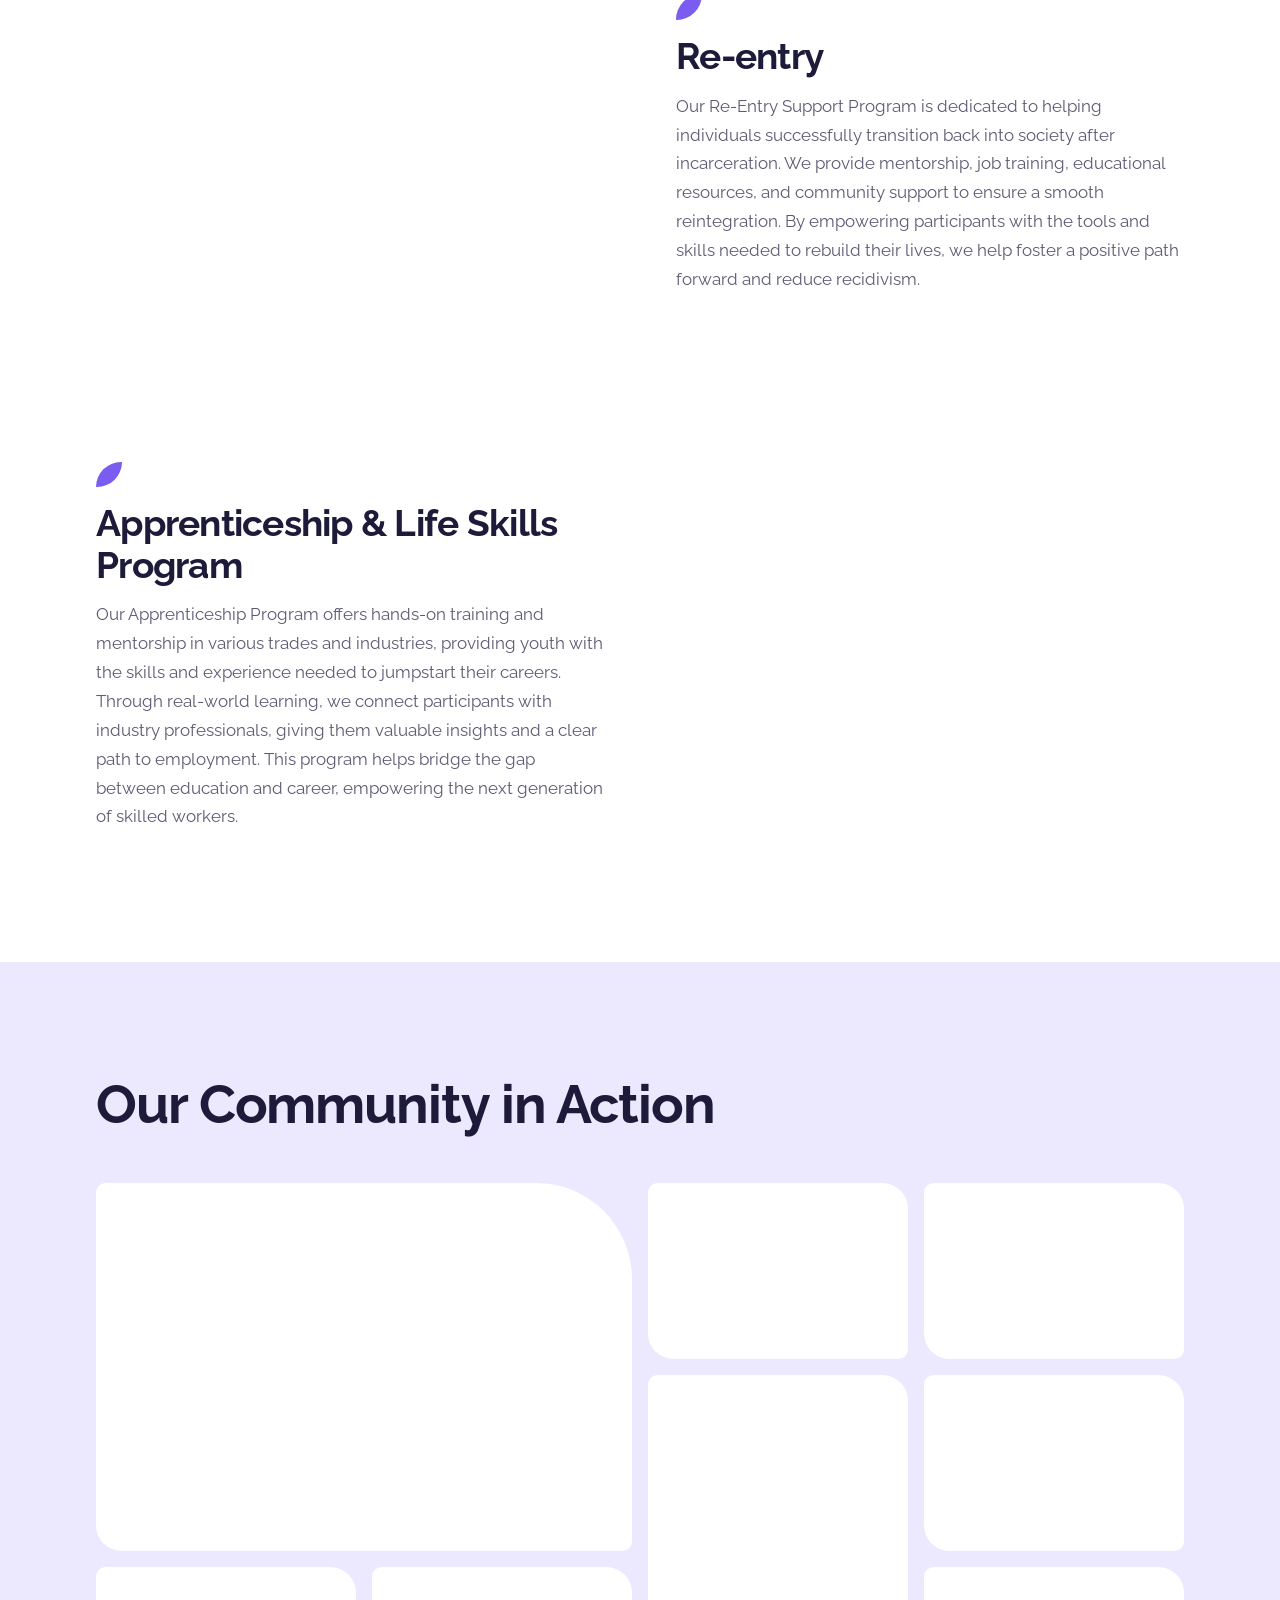
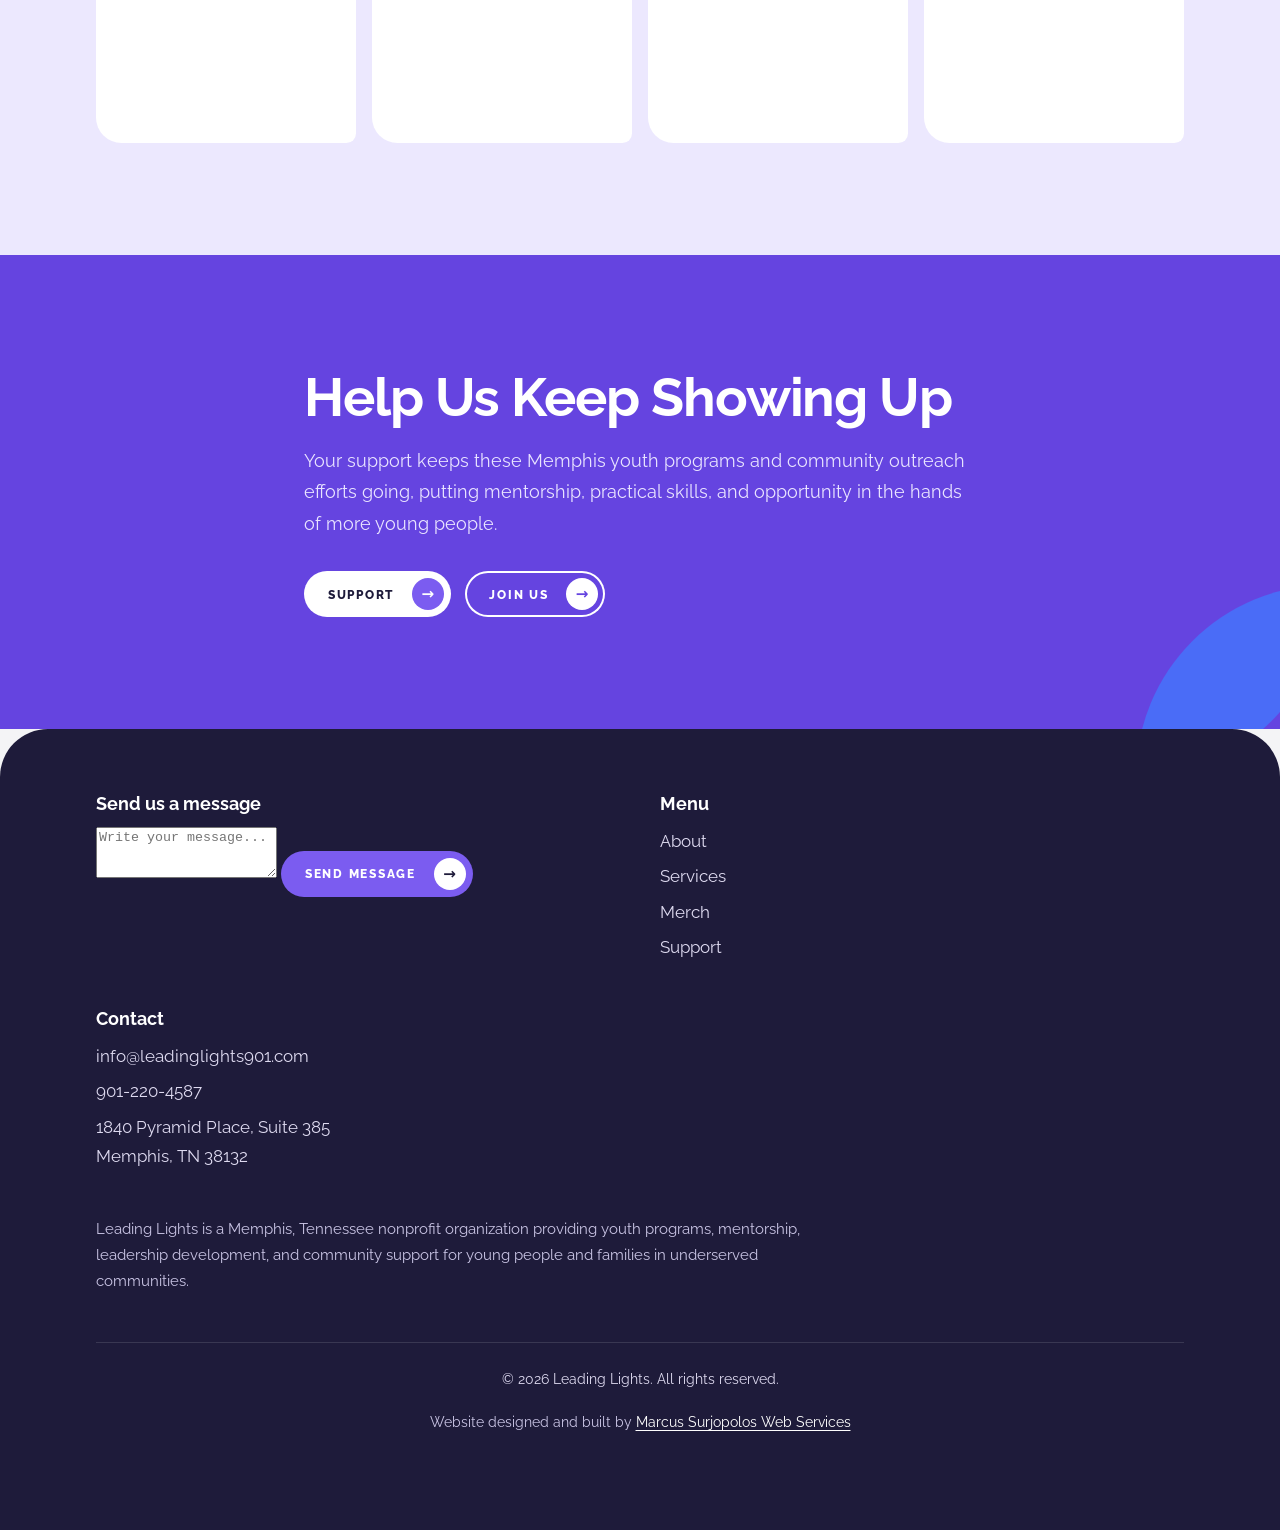
<file: us-in-action.html>
<!DOCTYPE html>
<html lang="en">
<head>
<meta charset="utf-8">
<meta name="viewport" content="width=device-width, initial-scale=1">
<title>Memphis Youth Programs & Community Outreach | Leading Lights</title>
<meta name="description" content="See Leading Lights in action in Memphis: youth dispatching classes, community feeding, classroom mentorship, arts, re-entry support, and apprenticeships.">
<meta name="keywords" content="Memphis youth programs, community outreach Memphis, community feeding program, classroom mentorship, re-entry support program, youth apprenticeship program, freight dispatching class for youth, cultural arts for youth, Leading Lights">
<meta name="robots" content="index,follow,max-image-preview:large">
<meta name="theme-color" content="#1e1b3a">
<link rel="icon" href="favicon.svg" type="image/svg+xml">
<link rel="canonical" href="https://www.leadinglights901.org/us-in-action">
<meta property="og:type" content="website">
<meta property="og:site_name" content="Leading Lights">
<meta property="og:locale" content="en_US">
<meta property="og:title" content="Memphis Youth Programs & Community Outreach | Leading Lights">
<meta property="og:description" content="See Leading Lights in action in Memphis: youth dispatching classes, community feeding, classroom mentorship, arts, re-entry support, and apprenticeships.">
<meta property="og:url" content="https://www.leadinglights901.org/us-in-action">
<meta property="og:image" content="https://www.leadinglights901.org/images/og-leading-lights.jpg">
<meta property="og:image:alt" content="Leading Lights youth mentorship program in Memphis, TN">
<meta name="twitter:card" content="summary_large_image">
<meta name="twitter:title" content="Memphis Youth Programs & Community Outreach | Leading Lights">
<meta name="twitter:description" content="See Leading Lights in action in Memphis: youth dispatching classes, community feeding, classroom mentorship, arts, re-entry support, and apprenticeships.">
<meta name="twitter:image" content="https://www.leadinglights901.org/images/og-leading-lights.jpg">
<link rel="preconnect" href="https://static.wixstatic.com" crossorigin>
<script type="application/ld+json">{"@context": "https://schema.org", "@graph": [{"@type": "NGO", "@id": "https://www.leadinglights901.org/#organization", "name": "Leading Lights", "url": "https://www.leadinglights901.org/", "logo": "https://www.leadinglights901.org/images/logo.png"}, {"@type": "WebSite", "@id": "https://www.leadinglights901.org/#website", "url": "https://www.leadinglights901.org/", "name": "Leading Lights", "publisher": {"@id": "https://www.leadinglights901.org/#organization"}, "inLanguage": "en-US"}, {"@type": "WebPage", "@id": "https://www.leadinglights901.org/us-in-action#webpage", "url": "https://www.leadinglights901.org/us-in-action", "name": "Memphis Youth Programs & Community Outreach | Leading Lights", "description": "See Leading Lights in action in Memphis: youth dispatching classes, community feeding, classroom mentorship, arts, re-entry support, and apprenticeships.", "isPartOf": {"@id": "https://www.leadinglights901.org/#website"}, "about": {"@id": "https://www.leadinglights901.org/#organization"}, "inLanguage": "en-US", "breadcrumb": {"@id": "https://www.leadinglights901.org/us-in-action#breadcrumb"}}, {"@type": "BreadcrumbList", "@id": "https://www.leadinglights901.org/us-in-action#breadcrumb", "itemListElement": [{"@type": "ListItem", "position": 1, "name": "Home", "item": "https://www.leadinglights901.org/"}, {"@type": "ListItem", "position": 2, "name": "Us in Action", "item": "https://www.leadinglights901.org/us-in-action"}]}]}</script>
<link rel="preconnect" href="https://fonts.googleapis.com">
<link rel="preconnect" href="https://fonts.gstatic.com" crossorigin>
<link href="https://fonts.googleapis.com/css2?family=Raleway:wght@400;500;600;700;800&display=swap" rel="stylesheet">
<link rel="stylesheet" href="css/site.css">
</head>
<body class="page-action">
<a class="skip" href="#main">Skip to main content</a>
<div id="bar"></div>

<header id="top">
  <div class="wrap nav">
    <a href="index.html" aria-label="Leading Lights home"><img class="logo" src="img/Pink black illustration charity foundation logo.png" alt="Leading Lights logo – Memphis youth mentorship nonprofit" width="101" height="56"></a>
    <div class="right">
      <nav id="menu" class="links" aria-label="Main">
        <a href="index.html">HOME</a>
        <a href="index.html#about">ABOUT</a>
        <a href="index.html#services">SERVICES</a>
        <a href="us-in-action.html" aria-current="page">US IN ACTION</a>
        <a href="support.html#partnership">MERCH</a>
        <a href="#contact">CONTACT</a>
        <a class="btn p menu-support" href="support.html">SUPPORT</a>
      </nav>
      <a class="btn d desktop-support" href="support.html">SUPPORT</a>
      <button class="burger" id="burger" aria-expanded="false" aria-controls="menu" aria-label="Menu"><span></span><span></span></button>
    </div>
  </div>
</header>

<main id="main">
<section class="hero sub" id="hero">
  <div class="leaf l1" aria-hidden="true"></div><div class="leaf l2" aria-hidden="true"></div>
  <div class="wrap">
    <div>
      <h1><span><b>Us in</b></span><span><b>Action</b></span></h1>
      <p class="tag">At Leading Lights, we are committed to making a tangible impact by actively engaging with our community. From feeding the homeless to visiting schools and supporting reentry programs, we work to uplift and empower those in need. We celebrate and support diverse cultures, ensuring every individual has the resources and guidance to rebuild their lives. Our actions speak louder than words, as we transform futures through hands-on support, mentorship, and opportunities for lasting success.</p>
      <div class="cta">
        <a class="btn p" href="support.html">SUPPORT</a>
        <a class="btn ghost" href="#programs">Our programs</a>
      </div>
    </div>
    <div class="pics"><figure class="slot p3" data-label="Hero photo"><img src="https://static.wixstatic.com/media/ff5d41_15cedeb6dc9d426b80819edddfad2bf8~mv2.jpg/v1/fill/w_800,h_1000,al_c,q_85/img.jpg" alt="Leading Lights mentors and Memphis youth in a community program" fetchpriority="high"></figure></div>
  </div>
</section>

<section class="progs" id="programs">
  <div class="wrap">
    <h2 class="rv left">Our Programs</h2>
    <!-- To add a photo: put <img src="URL" alt="description"> inside any <figure class="slot"> -->
    <article class="prog">
      <div class="media rv left">
        <figure class="slot main" data-label="Main photo"><img src="https://static.wixstatic.com/media/ff5d41_43819a2d7318406aa3bd3ad147e06c00~mv2.jpg/v1/fill/w_900,h_720,al_c,q_85/img.jpg" alt="Memphis youth in the Leading Lights freight dispatching class" loading="lazy"></figure>
      </div>
      <div class="copy rv" style="--i:1"><h3>Youth Freight Dispatching Class</h3><p>Leading Lights recently completed a successful Dispatching class for youth, providing them with valuable skills in freight and logistics. This hands-on program offered real-world training, empowering young individuals with the knowledge and tools they need to pursue careers in the growing field of dispatching. By equipping them with industry-specific skills, we’re helping create a pathway for their future success in the workforce.</p></div>
    </article>
    <article class="prog">
      <div class="media rv ">
        <figure class="slot main" data-label="Main photo"><img src="https://static.wixstatic.com/media/ff5d41_79069087754c401ea76fd6c96cff4af2~mv2.jpg/v1/fill/w_900,h_720,al_c,q_85/img.jpg" alt="Volunteers serving meals in the Leading Lights community feeding program in Memphis" loading="lazy"></figure>
      </div>
      <div class="copy rv" style="--i:1"><h3>Community Feeding Program</h3><p>Our Community Feeding Program is dedicated to serving those in need by providing nutritious meals to individuals and families facing food insecurity. Through this initiative, Leading Lights actively works to support and uplift the community, ensuring that no one goes hungry while fostering a spirit of compassion and solidarity. Together, we’re making a difference, one meal at a time.</p></div>
    </article>
    <article class="prog">
      <div class="media rv left">
        <figure class="slot main" data-label="Main photo"><img src="https://static.wixstatic.com/media/ff5d41_d518239a22ab4994b9a0298e6599239a~mv2.jpg/v1/fill/w_900,h_720,al_c,q_85/img.jpg" alt="Leading Lights mentor helping students in an elementary classroom in Memphis" loading="lazy"></figure>
      </div>
      <div class="copy rv" style="--i:1"><h3>Classroom Mentorship</h3><p>Our Elementary Classroom Mentorship program is designed to inspire and guide young students, helping them build confidence, improve their academic skills, and develop a love for learning. Through hands-on mentorship, we provide support in the classroom, offering personalized encouragement and fostering positive relationships that empower students to succeed both academically and personally.</p></div>
    </article>
    <article class="prog">
      <div class="media rv ">
        <figure class="slot main" data-label="Main photo"><img src="https://static.wixstatic.com/media/ff5d41_e4cbb6e4ceef4d20bf0c1dfb4a1ae8c9~mv2.jpg/v1/fill/w_900,h_720,al_c,q_85/img.jpg" alt="Youth performing in the Leading Lights cultural performing arts program" loading="lazy"></figure>
      </div>
      <div class="copy rv" style="--i:1"><h3>Celebrating Diversity Through the Arts</h3><p>Our Cultural Performing Arts program celebrates diversity through the power of music, dance, and theater. By providing youth with the opportunity to explore and express their cultural heritage, we nurture creativity, self-expression, and a deeper appreciation for diverse traditions. This program not only enriches their artistic skills but also fosters unity, pride, and respect for all cultures within the community.</p></div>
    </article>
    <article class="prog">
      <div class="media rv left">
        <figure class="slot main" data-label="Main photo"><img src="https://static.wixstatic.com/media/ff5d41_c5ac88ff956247079f9f4bd199a06076~mv2.jpg/v1/fill/w_900,h_720,al_c,q_85/img.jpg" alt="Participants in the Leading Lights re-entry support program in Memphis" loading="lazy"></figure>
      </div>
      <div class="copy rv" style="--i:1"><h3>Re-entry</h3><p>Our Re-Entry Support Program is dedicated to helping individuals successfully transition back into society after incarceration. We provide mentorship, job training, educational resources, and community support to ensure a smooth reintegration. By empowering participants with the tools and skills needed to rebuild their lives, we help foster a positive path forward and reduce recidivism.</p></div>
    </article>
    <article class="prog">
      <div class="media rv ">
        <figure class="slot main" data-label="Main photo"><img src="https://static.wixstatic.com/media/ff5d41_d69eba200b1b48f89ac5d9dfac55aa53~mv2.jpg/v1/fill/w_900,h_720,al_c,q_85/img.jpg" alt="Youth in the Leading Lights apprenticeship and life skills program" loading="lazy"></figure>
      </div>
      <div class="copy rv" style="--i:1"><h3>Apprenticeship & Life Skills Program</h3><p>Our Apprenticeship Program offers hands-on training and mentorship in various trades and industries, providing youth with the skills and experience needed to jumpstart their careers. Through real-world learning, we connect participants with industry professionals, giving them valuable insights and a clear path to employment. This program helps bridge the gap between education and career, empowering the next generation of skilled workers.</p></div>
    </article>
  </div>
</section>

<section class="gallery" id="gallery">
  <div class="wrap">
    <h2 class="rv left">Our Community in Action</h2>
    <div class="mosaic"><figure class="slot rv pop" style="--i:0" data-label="Feature photo"></figure><figure class="slot rv pop" style="--i:1" data-label="Photo"></figure><figure class="slot rv pop" style="--i:2" data-label="Photo"></figure><figure class="slot rv pop" style="--i:3" data-label="Tall photo"></figure><figure class="slot rv pop" style="--i:0" data-label="Photo"></figure><figure class="slot rv pop" style="--i:1" data-label="Photo"></figure><figure class="slot rv pop" style="--i:2" data-label="Photo"></figure><figure class="slot rv pop" style="--i:3" data-label="Photo"></figure></div>
  </div>
</section>

<section class="band">
  <div class="leaf" aria-hidden="true"></div>
  <div class="wrap">
    <h2 class="rv left">Help Us Keep Showing Up</h2>
    <p class="rv" style="--i:1">Your support keeps these Memphis youth programs and community outreach efforts going, putting mentorship, practical skills, and opportunity in the hands of more young people.</p>
    <div class="cta rv" style="--i:2"><a class="btn" href="support.html">SUPPORT</a><a class="btn ghost" href="#contact">JOIN US</a></div>
  </div>
</section>
</main>

<footer id="contact">
  <div class="wrap">
    <div class="cols">
      <div>
        <p class="fh">Send us a message</p>
        <form class="message-form" id="message-form">
          <label class="sr" for="contact-message">Your message</label>
          <textarea id="contact-message" name="message" rows="3" maxlength="2000" required placeholder="Write your message..."></textarea>
          <button class="btn p" type="submit">SEND MESSAGE</button>
        </form>
      </div>
      <div>
        <p class="fh">Menu</p>
        <ul><li><a href="index.html#about">About</a></li><li><a href="index.html#services">Services</a></li><li><a href="support.html#partnership">Merch</a></li><li><a href="support.html">Support</a></li></ul>
      </div>
      <div>
        <p class="fh">Contact</p>
        <ul>
          <li><a href="mailto:info@leadinglights901.com">info@leadinglights901.com</a></li>
          <li><a href="tel:+19012204587">901-220-4587</a></li>
          <li>1840 Pyramid Place, Suite 385<br>Memphis, TN 38132</li>
        </ul>
      </div>
    </div>
    <p class="about-line">Leading Lights is a Memphis, Tennessee nonprofit organization providing youth programs, mentorship, leadership development, and community support for young people and families in underserved communities.</p>
    <div class="legal">
      <span>© <span data-current-year></span> Leading Lights. All rights reserved.</span>
    </div>
    <p class="credit">Website designed and built by <a href="https://mswebservices.org" target="_blank" rel="noopener noreferrer">Marcus Surjopolos Web Services</a></p>
  </div>
</footer>

<a class="btn p fab" id="fab" href="support.html">SUPPORT</a>

<script src="js/site.js" defer></script>
</body>
</html>
</file>
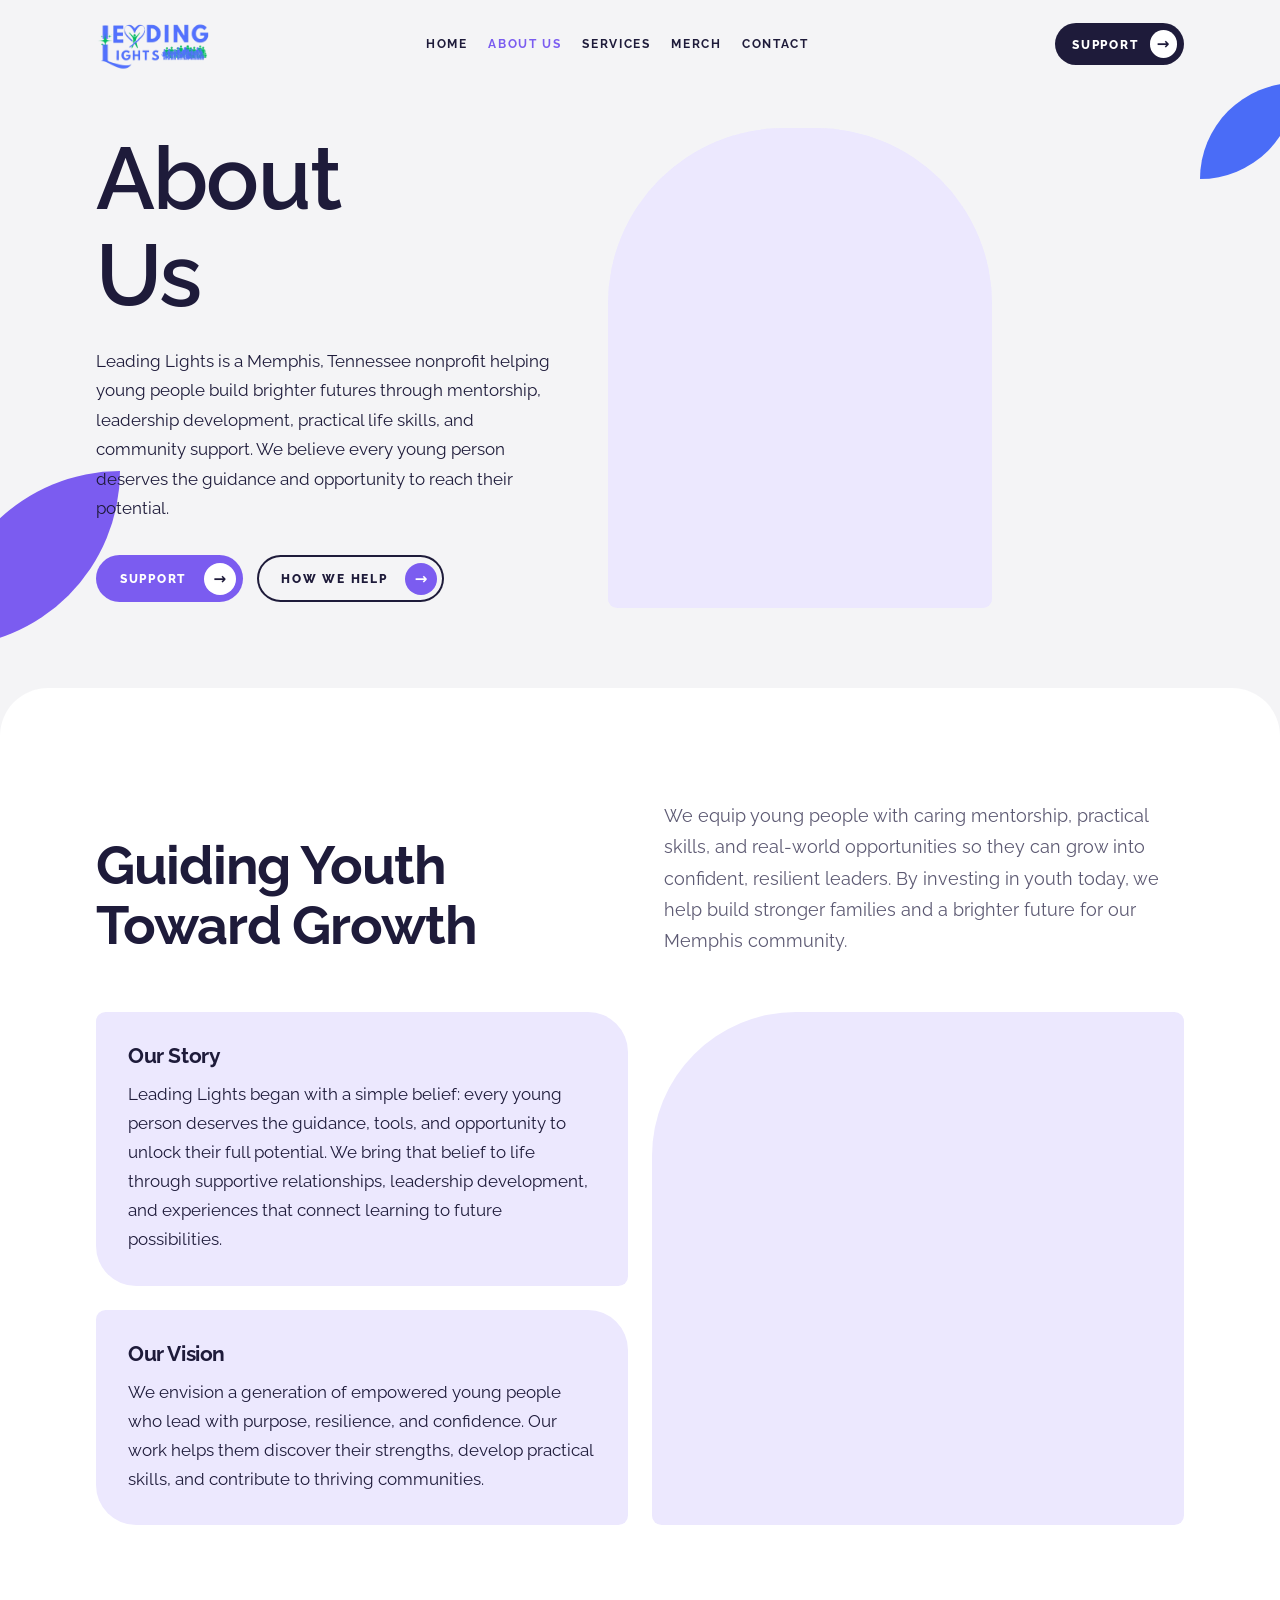
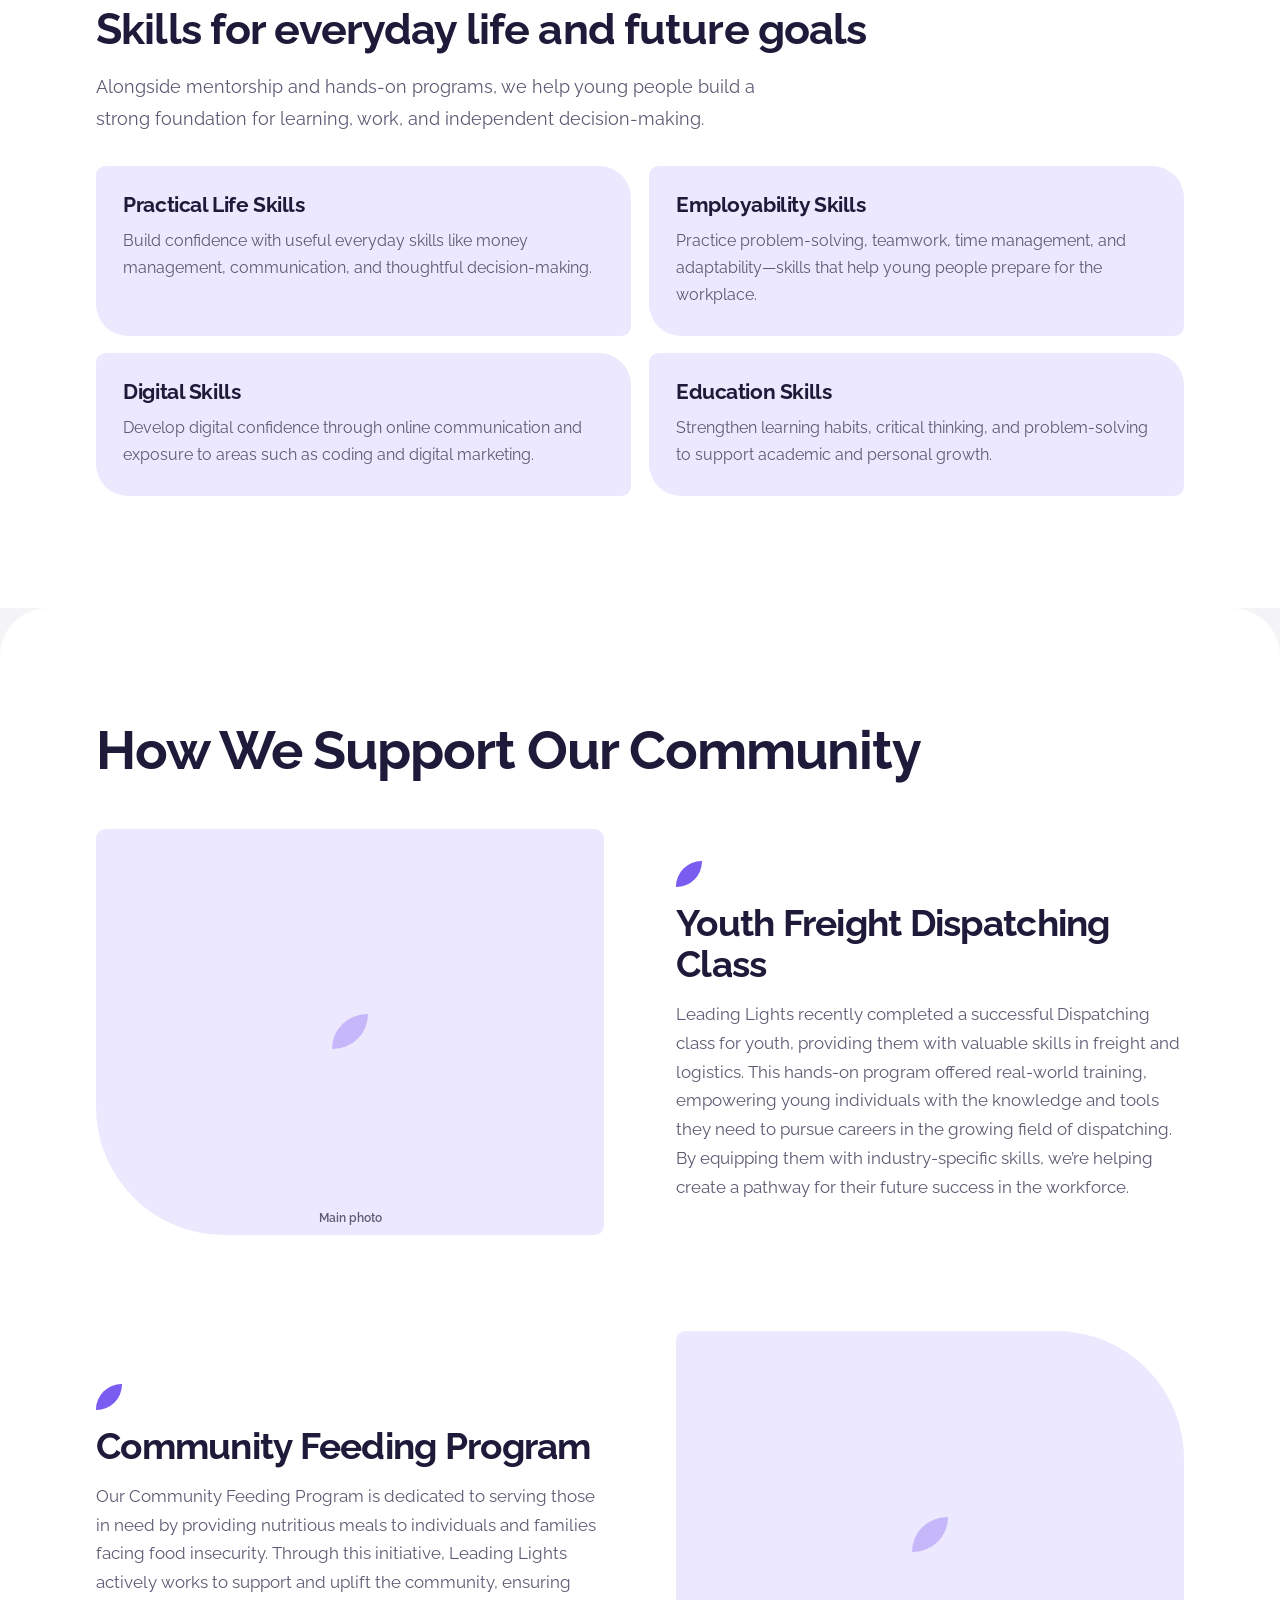
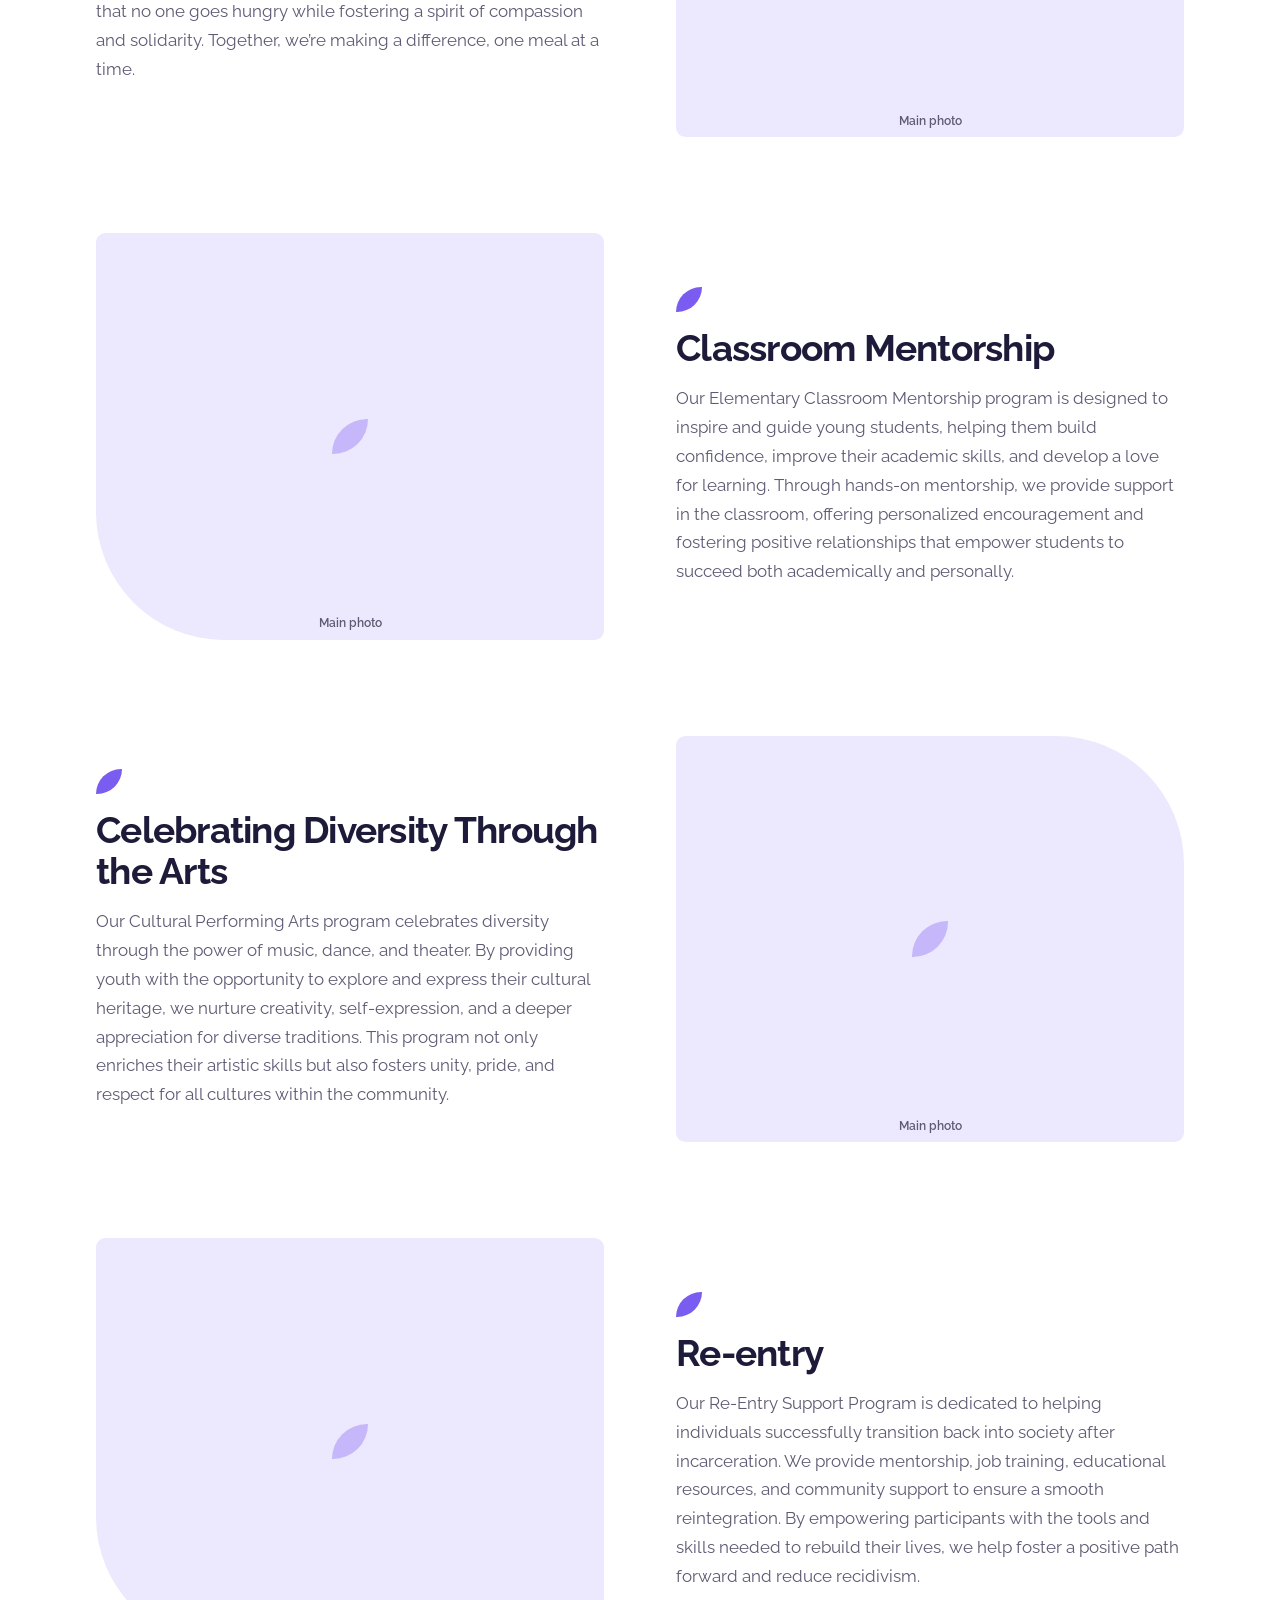
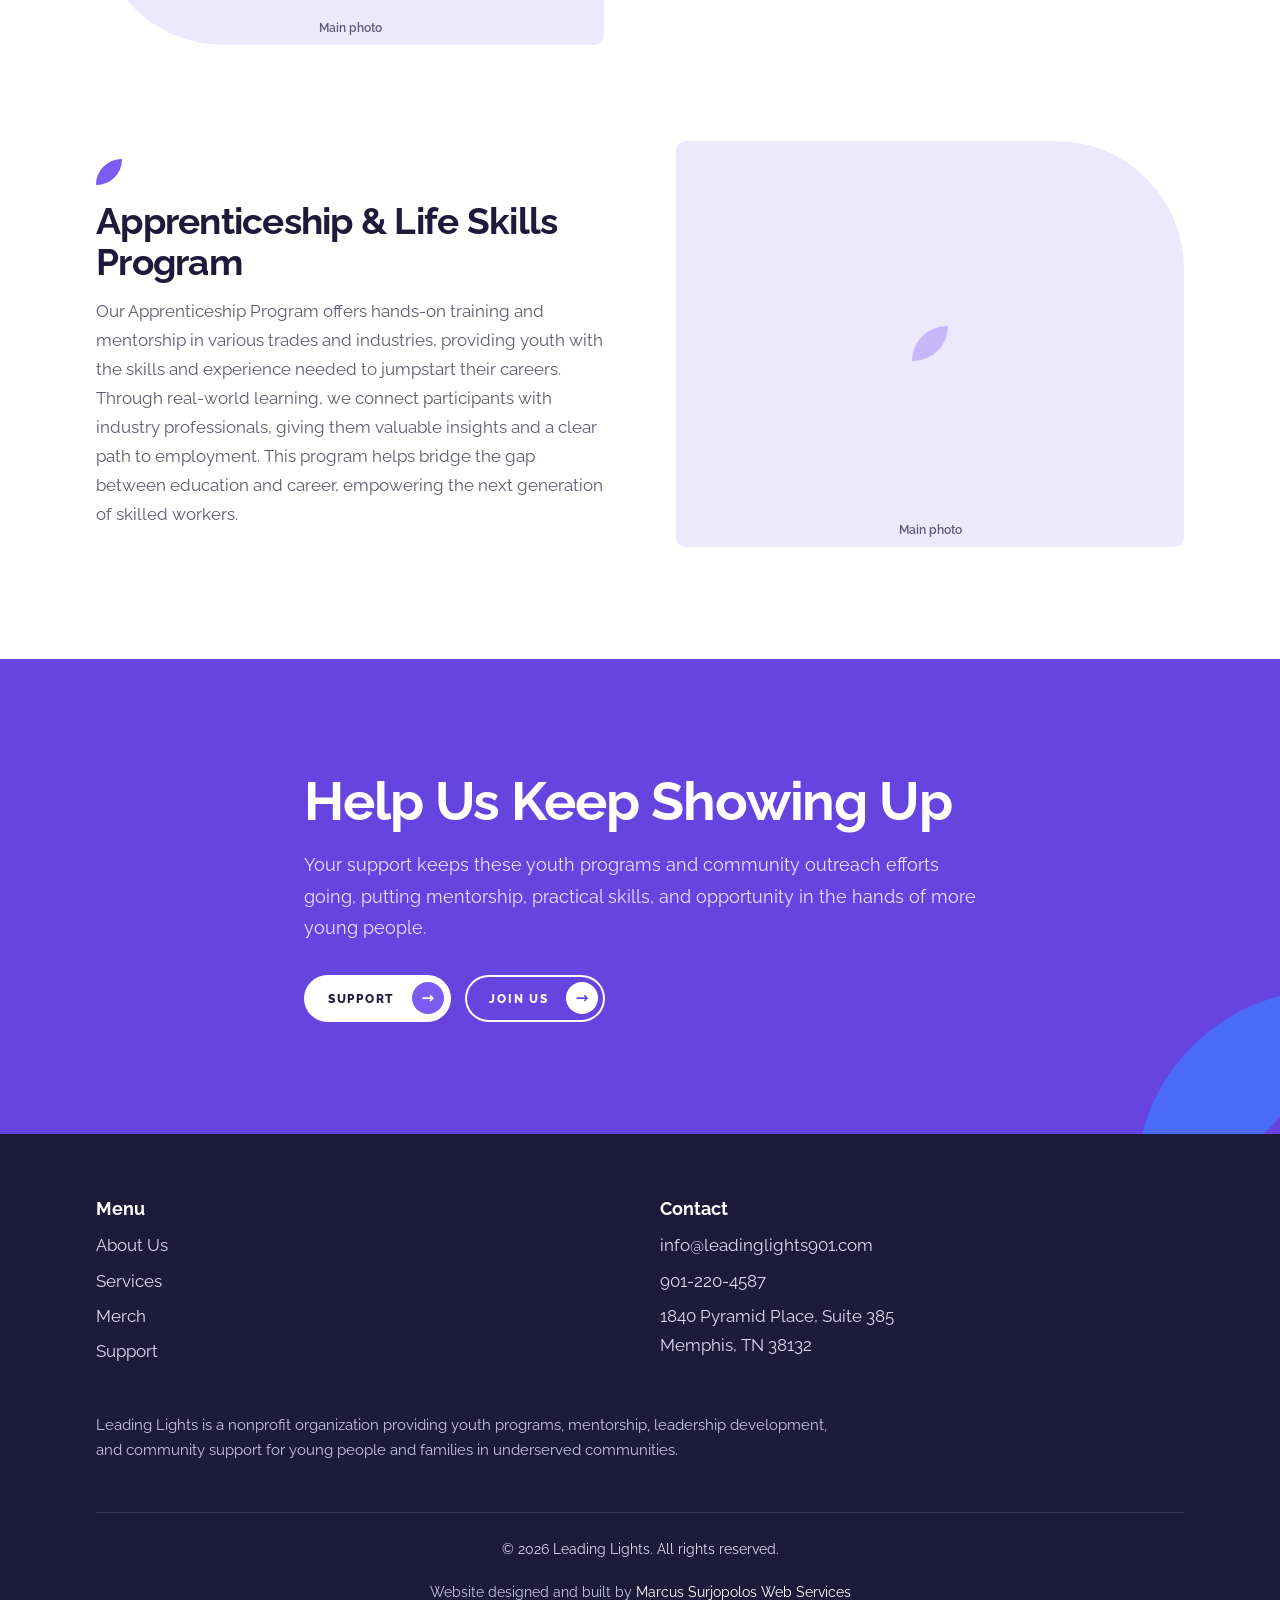
<file: html/about-us.html>
<!DOCTYPE html>
<html lang="en" class="no-js">
<head>
<meta charset="utf-8">
<meta name="viewport" content="width=device-width, initial-scale=1">
<title>About Us | Leading Lights</title>
<meta name="description" content="Learn about Leading Lights, a Memphis nonprofit guiding youth toward growth through mentorship, leadership development, practical skills, and community support.">
<meta name="keywords" content="about Leading Lights, Memphis youth nonprofit, youth mentorship Memphis, leadership development, community support, Leading Lights 901">
<meta name="robots" content="index,follow,max-image-preview:large">
<meta name="theme-color" content="#1e1b3a">
<link rel="icon" href="../favicon.svg" type="image/svg+xml">
<link rel="canonical" href="https://www.leadinglights901.org/about-us">
<meta property="og:type" content="website">
<meta property="og:site_name" content="Leading Lights">
<meta property="og:locale" content="en_US">
<meta property="og:title" content="About Us | Leading Lights">
<meta property="og:description" content="Learn about Leading Lights, a Memphis nonprofit guiding youth toward growth through mentorship, leadership development, practical skills, and community support.">
<meta property="og:url" content="https://www.leadinglights901.org/about-us">
<meta property="og:image" content="https://www.leadinglights901.org/images/og-leading-lights.jpg">
<meta property="og:image:alt" content="Leading Lights youth mentorship program in Memphis, TN">
<meta name="twitter:card" content="summary_large_image">
<meta name="twitter:title" content="About Us | Leading Lights">
<meta name="twitter:description" content="Learn about Leading Lights, a Memphis nonprofit guiding youth toward growth through mentorship, leadership development, practical skills, and community support.">
<meta name="twitter:image" content="https://www.leadinglights901.org/images/og-leading-lights.jpg">
<link rel="preconnect" href="https://static.wixstatic.com" crossorigin>
<script type="application/ld+json">{"@context": "https://schema.org", "@graph": [{"@type": "NGO", "@id": "https://www.leadinglights901.org/#organization", "name": "Leading Lights", "url": "https://www.leadinglights901.org/", "logo": "https://www.leadinglights901.org/images/logo.png"}, {"@type": "WebSite", "@id": "https://www.leadinglights901.org/#website", "url": "https://www.leadinglights901.org/", "name": "Leading Lights", "publisher": {"@id": "https://www.leadinglights901.org/#organization"}, "inLanguage": "en-US"}, {"@type": "WebPage", "@id": "https://www.leadinglights901.org/about-us#webpage", "url": "https://www.leadinglights901.org/about-us", "name": "About Us | Leading Lights", "description": "Learn about Leading Lights, a Memphis nonprofit guiding youth toward growth through mentorship, leadership development, practical skills, and community support.", "isPartOf": {"@id": "https://www.leadinglights901.org/#website"}, "about": {"@id": "https://www.leadinglights901.org/#organization"}, "inLanguage": "en-US", "breadcrumb": {"@id": "https://www.leadinglights901.org/about-us#breadcrumb"}}, {"@type": "BreadcrumbList", "@id": "https://www.leadinglights901.org/about-us#breadcrumb", "itemListElement": [{"@type": "ListItem", "position": 1, "name": "Home", "item": "https://www.leadinglights901.org/"}, {"@type": "ListItem", "position": 2, "name": "About Us", "item": "https://www.leadinglights901.org/about-us"}]}]}</script>
<link rel="preconnect" href="https://fonts.googleapis.com">
<link rel="preconnect" href="https://fonts.gstatic.com" crossorigin>
<link href="https://fonts.googleapis.com/css2?family=Raleway:wght@400;500;600;700;800&display=swap" rel="stylesheet">
<link rel="stylesheet" href="../css/site.css">
</head>
<body class="page-about">
<a class="skip" href="#main">Skip to main content</a>
<div id="bar"></div>

<header id="top">
  <div class="wrap nav">
    <a href="../index.html" aria-label="Leading Lights home"><img class="logo" src="../img/Pink black illustration charity foundation logo.png" alt="Leading Lights logo" width="101" height="56"></a>
    <div class="right">
      <nav id="menu" class="links" aria-label="Main">
        <a href="../index.html">HOME</a>
        <a href="about-us.html" aria-current="page">ABOUT US</a>
        <details class="services-nav">
          <summary>SERVICES</summary>
          <div class="services-submenu">
            <a href="../index.html#services">All Services</a>
            <a href="mobile-mechanics.html">Mobile Mechanics</a>
            <a href="upholstery-music.html">Music Skills</a>
            <a href="communication-skills.html">Communication Skills</a>
            <a href="mentorship.html">Mentorship</a>
          </div>
        </details>
        <a href="support.html#partnership">MERCH</a>
        <a href="contact.html">CONTACT</a>
        <a class="btn p menu-support" href="support.html">SUPPORT</a>
      </nav>
      <a class="btn d desktop-support" href="support.html">SUPPORT</a>
      <button class="burger" id="burger" aria-expanded="false" aria-controls="menu" aria-label="Menu"><span></span><span></span></button>
    </div>
  </div>
</header>

<main id="main">
<section class="hero sub" id="hero">
  <div class="leaf l1" aria-hidden="true"></div><div class="leaf l2" aria-hidden="true"></div>
  <div class="wrap">
    <div>
      <h1><span><b>About</b></span><span><b>Us</b></span></h1>
      <p class="tag">Leading Lights is a Memphis, Tennessee nonprofit helping young people build brighter futures through mentorship, leadership development, practical life skills, and community support. We believe every young person deserves the guidance and opportunity to reach their potential.</p>
      <div class="cta">
        <a class="btn p" href="support.html">SUPPORT</a>
        <a class="btn ghost" href="#programs">How we help</a>
      </div>
    </div>
    <div class="pics"><figure class="slot p3" data-label="Hero photo"><img src="https://static.wixstatic.com/media/ff5d41_15cedeb6dc9d426b80819edddfad2bf8~mv2.jpg/v1/fill/w_800,h_1000,al_c,q_85/img.jpg" alt="Leading Lights mentors and Memphis youth in a community program" fetchpriority="high"></figure></div>
  </div>
</section>

<section class="about" id="story">
  <div class="wrap">
    <div class="intro">
      <h2 class="rv left">Guiding Youth Toward Growth</h2>
      <p class="lede rv" style="--i:2;margin:0">We equip young people with caring mentorship, practical skills, and real-world opportunities so they can grow into confident, resilient leaders. By investing in youth today, we help build stronger families and a brighter future for our Memphis community.</p>
    </div>
    <div class="story">
      <article class="a rv" style="--i:1">
        <h3>Our Story</h3>
        <p>Leading Lights began with a simple belief: every young person deserves the guidance, tools, and opportunity to unlock their full potential. We bring that belief to life through supportive relationships, leadership development, and experiences that connect learning to future possibilities.</p>
      </article>
      <article class="b rv" style="--i:2">
        <h3>Our Vision</h3>
        <p>We envision a generation of empowered young people who lead with purpose, resilience, and confidence. Our work helps them discover their strengths, develop practical skills, and contribute to thriving communities.</p>
      </article>
      <div class="pic rv pop" style="--i:1"><img src="https://static.wixstatic.com/media/c837a6_bc59a0396be24622bb4bb266bd54ffe9~mv2.jpg/v1/fill/w_900,h_900,al_c,q_85/img.jpg" alt="Children playing together outdoors at a Leading Lights community youth program in Memphis" loading="lazy"></div>
    </div>
    <div class="about-skills">
      <h2 class="rv left">Skills for everyday life and future goals</h2>
      <p class="lede rv" style="--i:1">Alongside mentorship and hands-on programs, we help young people build a strong foundation for learning, work, and independent decision-making.</p>
      <div class="about-skill-grid">
        <article class="about-skill-card rv" style="--i:0"><h3>Practical Life Skills</h3><p>Build confidence with useful everyday skills like money management, communication, and thoughtful decision-making.</p></article>
        <article class="about-skill-card rv" style="--i:1"><h3>Employability Skills</h3><p>Practice problem-solving, teamwork, time management, and adaptability—skills that help young people prepare for the workplace.</p></article>
        <article class="about-skill-card rv" style="--i:2"><h3>Digital Skills</h3><p>Develop digital confidence through online communication and exposure to areas such as coding and digital marketing.</p></article>
        <article class="about-skill-card rv" style="--i:3"><h3>Education Skills</h3><p>Strengthen learning habits, critical thinking, and problem-solving to support academic and personal growth.</p></article>
      </div>
    </div>
  </div>
</section>

<section class="progs" id="programs">
  <div class="wrap">
    <h2 class="rv left">How We Support Our Community</h2>
    <!-- To add a photo: put <img src="URL" alt="description"> inside any <figure class="slot"> -->
    <article class="prog">
      <div class="media rv left">
        <figure class="slot main" data-label="Main photo"><img src="https://static.wixstatic.com/media/ff5d41_43819a2d7318406aa3bd3ad147e06c00~mv2.jpg/v1/fill/w_900,h_720,al_c,q_85/img.jpg" alt="Youth in the Leading Lights freight dispatching class" loading="lazy"></figure>
      </div>
      <div class="copy rv" style="--i:1"><h3>Youth Freight Dispatching Class</h3><p>Leading Lights recently completed a successful Dispatching class for youth, providing them with valuable skills in freight and logistics. This hands-on program offered real-world training, empowering young individuals with the knowledge and tools they need to pursue careers in the growing field of dispatching. By equipping them with industry-specific skills, we’re helping create a pathway for their future success in the workforce.</p></div>
    </article>
    <article class="prog">
      <div class="media rv ">
        <figure class="slot main" data-label="Main photo"><img src="https://static.wixstatic.com/media/ff5d41_79069087754c401ea76fd6c96cff4af2~mv2.jpg/v1/fill/w_900,h_720,al_c,q_85/img.jpg" alt="Volunteers serving meals in the Leading Lights community feeding program" loading="lazy"></figure>
      </div>
      <div class="copy rv" style="--i:1"><h3>Community Feeding Program</h3><p>Our Community Feeding Program is dedicated to serving those in need by providing nutritious meals to individuals and families facing food insecurity. Through this initiative, Leading Lights actively works to support and uplift the community, ensuring that no one goes hungry while fostering a spirit of compassion and solidarity. Together, we’re making a difference, one meal at a time.</p></div>
    </article>
    <article class="prog">
      <div class="media rv left">
        <figure class="slot main" data-label="Main photo"><img src="https://static.wixstatic.com/media/ff5d41_d518239a22ab4994b9a0298e6599239a~mv2.jpg/v1/fill/w_900,h_720,al_c,q_85/img.jpg" alt="Leading Lights mentor helping students in an elementary classroom" loading="lazy"></figure>
      </div>
      <div class="copy rv" style="--i:1"><h3>Classroom Mentorship</h3><p>Our Elementary Classroom Mentorship program is designed to inspire and guide young students, helping them build confidence, improve their academic skills, and develop a love for learning. Through hands-on mentorship, we provide support in the classroom, offering personalized encouragement and fostering positive relationships that empower students to succeed both academically and personally.</p></div>
    </article>
    <article class="prog">
      <div class="media rv ">
        <figure class="slot main" data-label="Main photo"><img src="https://static.wixstatic.com/media/ff5d41_e4cbb6e4ceef4d20bf0c1dfb4a1ae8c9~mv2.jpg/v1/fill/w_900,h_720,al_c,q_85/img.jpg" alt="Youth performing in the Leading Lights cultural performing arts program" loading="lazy"></figure>
      </div>
      <div class="copy rv" style="--i:1"><h3>Celebrating Diversity Through the Arts</h3><p>Our Cultural Performing Arts program celebrates diversity through the power of music, dance, and theater. By providing youth with the opportunity to explore and express their cultural heritage, we nurture creativity, self-expression, and a deeper appreciation for diverse traditions. This program not only enriches their artistic skills but also fosters unity, pride, and respect for all cultures within the community.</p></div>
    </article>
    <article class="prog">
      <div class="media rv left">
        <figure class="slot main" data-label="Main photo"><img src="https://static.wixstatic.com/media/ff5d41_c5ac88ff956247079f9f4bd199a06076~mv2.jpg/v1/fill/w_900,h_720,al_c,q_85/img.jpg" alt="Participants in the Leading Lights re-entry support program" loading="lazy"></figure>
      </div>
      <div class="copy rv" style="--i:1"><h3>Re-entry</h3><p>Our Re-Entry Support Program is dedicated to helping individuals successfully transition back into society after incarceration. We provide mentorship, job training, educational resources, and community support to ensure a smooth reintegration. By empowering participants with the tools and skills needed to rebuild their lives, we help foster a positive path forward and reduce recidivism.</p></div>
    </article>
    <article class="prog">
      <div class="media rv ">
        <figure class="slot main" data-label="Main photo"><img src="https://static.wixstatic.com/media/ff5d41_d69eba200b1b48f89ac5d9dfac55aa53~mv2.jpg/v1/fill/w_900,h_720,al_c,q_85/img.jpg" alt="Youth in the Leading Lights apprenticeship and life skills program" loading="lazy"></figure>
      </div>
      <div class="copy rv" style="--i:1"><h3>Apprenticeship & Life Skills Program</h3><p>Our Apprenticeship Program offers hands-on training and mentorship in various trades and industries, providing youth with the skills and experience needed to jumpstart their careers. Through real-world learning, we connect participants with industry professionals, giving them valuable insights and a clear path to employment. This program helps bridge the gap between education and career, empowering the next generation of skilled workers.</p></div>
    </article>
  </div>
</section>

<!-- <section class="gallery" id="gallery">
  <div class="wrap">
    <h2 class="rv left">Our Community</h2>
    <div class="mosaic"><figure class="slot rv pop" style="--i:0" data-label="Feature photo"></figure><figure class="slot rv pop" style="--i:1" data-label="Photo"></figure><figure class="slot rv pop" style="--i:2" data-label="Photo"></figure><figure class="slot rv pop" style="--i:3" data-label="Tall photo"></figure><figure class="slot rv pop" style="--i:0" data-label="Photo"></figure><figure class="slot rv pop" style="--i:1" data-label="Photo"></figure><figure class="slot rv pop" style="--i:2" data-label="Photo"></figure><figure class="slot rv pop" style="--i:3" data-label="Photo"></figure></div>
  </div>
</section> -->

<section class="band">
  <div class="leaf" aria-hidden="true"></div>
  <div class="wrap">
    <h2 class="rv left">Help Us Keep Showing Up</h2>
    <p class="rv" style="--i:1">Your support keeps these youth programs and community outreach efforts going, putting mentorship, practical skills, and opportunity in the hands of more young people.</p>
    <div class="cta rv" style="--i:2"><a class="btn" href="support.html">SUPPORT</a><a class="btn ghost" href="contact.html">JOIN US</a></div>
  </div>
</section>
</main>

<footer id="contact">
  <div class="wrap">
    <div class="cols">
      <div>
        <p class="fh">Menu</p>
        <ul><li><a href="about-us.html" aria-current="page">About Us</a></li><li><a href="../index.html#services">Services</a></li><li><a href="support.html#partnership">Merch</a></li><li><a href="support.html">Support</a></li></ul>
      </div>
      <div>
        <p class="fh"><a href="contact.html">Contact</a></p>
        <ul>
          <li><a href="mailto:info@leadinglights901.com">info@leadinglights901.com</a></li>
          <li><a href="tel:+19012204587">901-220-4587</a></li>
          <li>1840 Pyramid Place, Suite 385<br>Memphis, TN 38132</li>
        </ul>
      </div>
    </div>
    <p class="about-line">Leading Lights is a nonprofit organization providing youth programs, mentorship, leadership development, and community support for young people and families in underserved communities.</p>
    <div class="legal">
      <span>© <span data-current-year></span> Leading Lights. All rights reserved.</span>
    </div>
    <p class="credit">Website designed and built by <a href="https://mswebservices.org" target="_blank" rel="noopener noreferrer">Marcus Surjopolos Web Services</a></p>
  </div>
</footer>

<a class="btn p fab" id="fab" href="support.html">SUPPORT</a>

<script src="../js/site.js" defer></script>
</body>
</html>
</file>
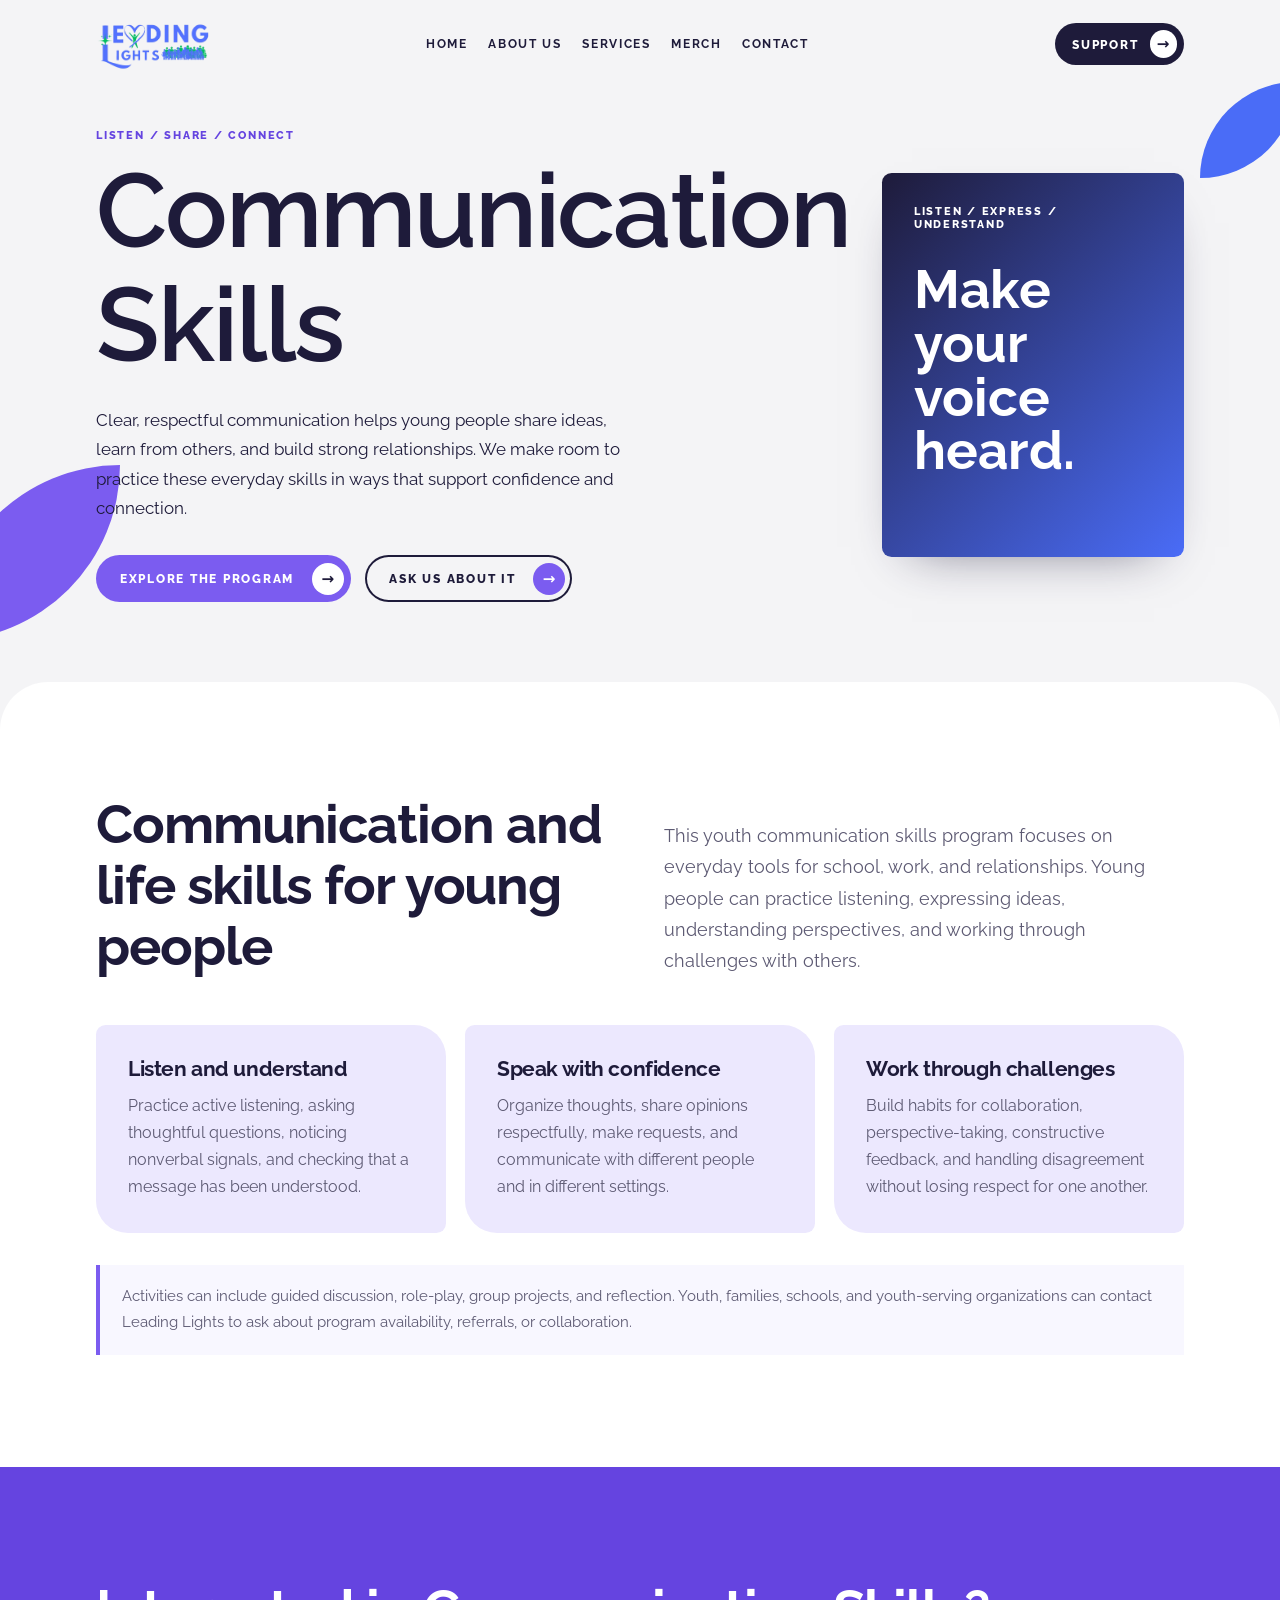
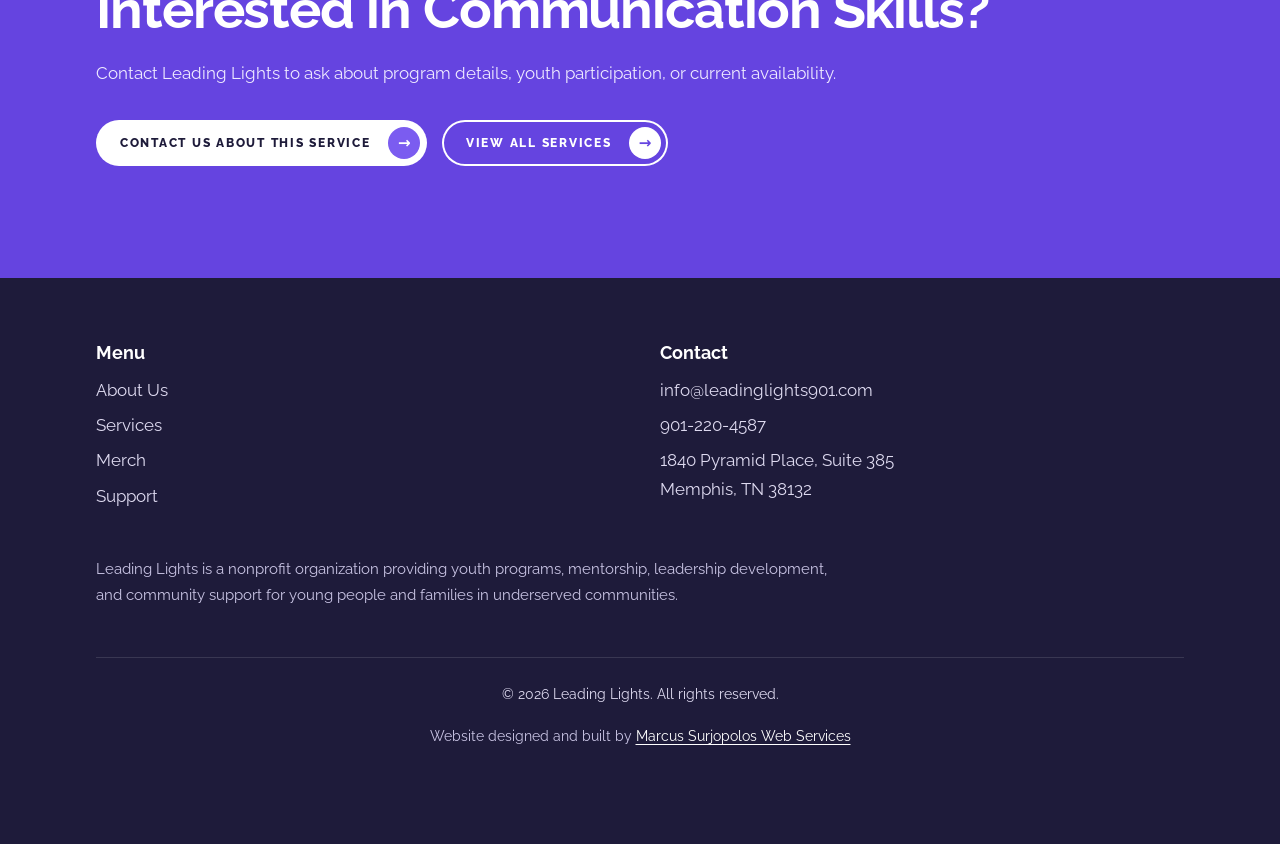
<file: html/communication-skills.html>
<!DOCTYPE html>
<html lang="en" class="no-js">
<head>
<meta charset="utf-8">
<meta name="viewport" content="width=device-width, initial-scale=1">
<title>Youth Communication Skills | Leading Lights</title>
<meta name="description" content="Explore youth communication and life skills with Leading Lights. Practice listening, clear expression, teamwork, and respectful problem-solving.">
<meta name="robots" content="index,follow,max-image-preview:large">
<meta name="theme-color" content="#1e1b3a">
<link rel="icon" href="../favicon.svg" type="image/svg+xml">
<link rel="canonical" href="https://www.leadinglights901.org/communication-skills">
<meta property="og:type" content="website">
<meta property="og:site_name" content="Leading Lights">
<meta property="og:title" content="Youth Communication Skills | Leading Lights">
<meta property="og:description" content="Explore youth communication and life skills with Leading Lights. Practice listening, clear expression, teamwork, and respectful problem-solving.">
<meta property="og:url" content="https://www.leadinglights901.org/communication-skills">
<meta property="og:image" content="https://www.leadinglights901.org/images/og-leading-lights.jpg">
<meta name="twitter:card" content="summary_large_image">
<meta name="twitter:title" content="Youth Communication Skills | Leading Lights">
<meta name="twitter:description" content="Explore youth communication and life skills with Leading Lights. Practice listening, clear expression, teamwork, and respectful problem-solving.">
<meta name="twitter:image" content="https://www.leadinglights901.org/images/og-leading-lights.jpg">
<link rel="preconnect" href="https://fonts.googleapis.com">
<link rel="preconnect" href="https://fonts.gstatic.com" crossorigin>
<link href="https://fonts.googleapis.com/css2?family=Raleway:wght@400;500;600;700;800&display=swap" rel="stylesheet">
<link rel="stylesheet" href="../css/site.css">
<script type="application/ld+json">{"@context":"https://schema.org","@type":"WebPage","name":"Youth Communication Skills | Leading Lights","description":"Explore youth communication and life skills with Leading Lights. Practice listening, clear expression, teamwork, and respectful problem-solving.","url":"https://www.leadinglights901.org/communication-skills","isPartOf":{"@type":"WebSite","name":"Leading Lights","url":"https://www.leadinglights901.org/"},"about":{"@type":"Thing","name":"Youth communication and life skills"}}</script>
</head>
<body class="page-service">
<a class="skip" href="#main">Skip to main content</a>
<div id="bar"></div>
<header id="top">
  <div class="wrap nav">
    <a href="../index.html" aria-label="Leading Lights home"><img class="logo" src="../img/Pink black illustration charity foundation logo.png" alt="Leading Lights logo" width="101" height="56"></a>
    <div class="right">
      <nav id="menu" class="links" aria-label="Main">
        <a href="../index.html">HOME</a>
        <a href="about-us.html">ABOUT US</a>
        <details class="services-nav">
          <summary>SERVICES</summary>
          <div class="services-submenu">
            <a href="../index.html#services">All Services</a>
            <a href="mobile-mechanics.html">Mobile Mechanics</a>
            <a href="upholstery-music.html">Music Skills</a>
            <a href="communication-skills.html" aria-current="page">Communication Skills</a>
            <a href="mentorship.html">Mentorship</a>
          </div>
        </details>
        <a href="support.html#partnership">MERCH</a>
        <a href="contact.html">CONTACT</a>
        <a class="btn p menu-support" href="support.html">SUPPORT</a>
      </nav>
      <a class="btn d desktop-support" href="support.html">SUPPORT</a>
      <button class="burger" id="burger" aria-expanded="false" aria-controls="menu" aria-label="Menu"><span></span><span></span></button>
    </div>
  </div>
</header>
<main id="main">
  <section class="hero sub" id="hero">
    <div class="leaf l1" aria-hidden="true"></div><div class="leaf l2" aria-hidden="true"></div>
    <div class="wrap">
      <div>
        <p class="eyebrow">LISTEN / SHARE / CONNECT</p>
        <h1><span><b>Communication</b></span><span><b>Skills</b></span></h1>
        <p class="tag">Clear, respectful communication helps young people share ideas, learn from others, and build strong relationships. We make room to practice these everyday skills in ways that support confidence and connection.</p>
        <div class="cta">
          <a class="btn p" href="#overview">Explore the program</a>
          <a class="btn ghost" href="contact.html?service=communication-skills&amp;reason=program-information">Ask us about it</a>
        </div>
      </div>
      <div class="service-visual communication-art" aria-hidden="true"><span>LISTEN / EXPRESS / UNDERSTAND</span><strong>Make your voice heard.</strong></div>
    </div>
  </section>
  <section class="about service-content" id="overview">
    <div class="wrap">
      <div class="intro">
        <h2 class="rv left">Communication and life skills for young people</h2>
        <p class="lede rv" style="--i:1;margin:0">This youth communication skills program focuses on everyday tools for school, work, and relationships. Young people can practice listening, expressing ideas, understanding perspectives, and working through challenges with others.</p>
      </div>
      <div class="service-topics">
        <article class="rv"><h3>Listen and understand</h3><p>Practice active listening, asking thoughtful questions, noticing nonverbal signals, and checking that a message has been understood.</p></article>
        <article class="rv" style="--i:1"><h3>Speak with confidence</h3><p>Organize thoughts, share opinions respectfully, make requests, and communicate with different people and in different settings.</p></article>
        <article class="rv" style="--i:2"><h3>Work through challenges</h3><p>Build habits for collaboration, perspective-taking, constructive feedback, and handling disagreement without losing respect for one another.</p></article>
      </div>
      <p class="service-note rv">Activities can include guided discussion, role-play, group projects, and reflection. Youth, families, schools, and youth-serving organizations can contact Leading Lights to ask about program availability, referrals, or collaboration.</p>
    </div>
  </section>
  <section class="service-source">
    <div class="wrap">
      <h2 class="rv left">Interested in Communication Skills?</h2>
      <p class="rv">Contact Leading Lights to ask about program details, youth participation, or current availability.</p>
      <div class="cta rv"><a class="btn" href="contact.html?service=communication-skills&amp;reason=program-information">CONTACT US ABOUT THIS SERVICE</a><a class="btn ghost" href="../index.html#services">VIEW ALL SERVICES</a></div>
    </div>
  </section>
</main>
<footer id="contact">
  <div class="wrap">
    <div class="cols">
      <div><p class="fh">Menu</p><ul><li><a href="about-us.html">About Us</a></li><li><a href="../index.html#services">Services</a></li><li><a href="support.html#partnership">Merch</a></li><li><a href="support.html">Support</a></li></ul></div>
      <div><p class="fh"><a href="contact.html">Contact</a></p><ul><li><a href="mailto:info@leadinglights901.com">info@leadinglights901.com</a></li><li><a href="tel:+19012204587">901-220-4587</a></li><li>1840 Pyramid Place, Suite 385<br>Memphis, TN 38132</li></ul></div>
    </div>
    <p class="about-line">Leading Lights is a nonprofit organization providing youth programs, mentorship, leadership development, and community support for young people and families in underserved communities.</p>
    <div class="legal"><span>&copy; <span data-current-year></span> Leading Lights. All rights reserved.</span></div>
    <p class="credit">Website designed and built by <a href="https://mswebservices.org" target="_blank" rel="noopener noreferrer">Marcus Surjopolos Web Services</a></p>
  </div>
</footer>
<a class="btn p fab" id="fab" href="support.html">SUPPORT</a>
<script src="../js/site.js" defer></script>
</body>
</html>
</file>
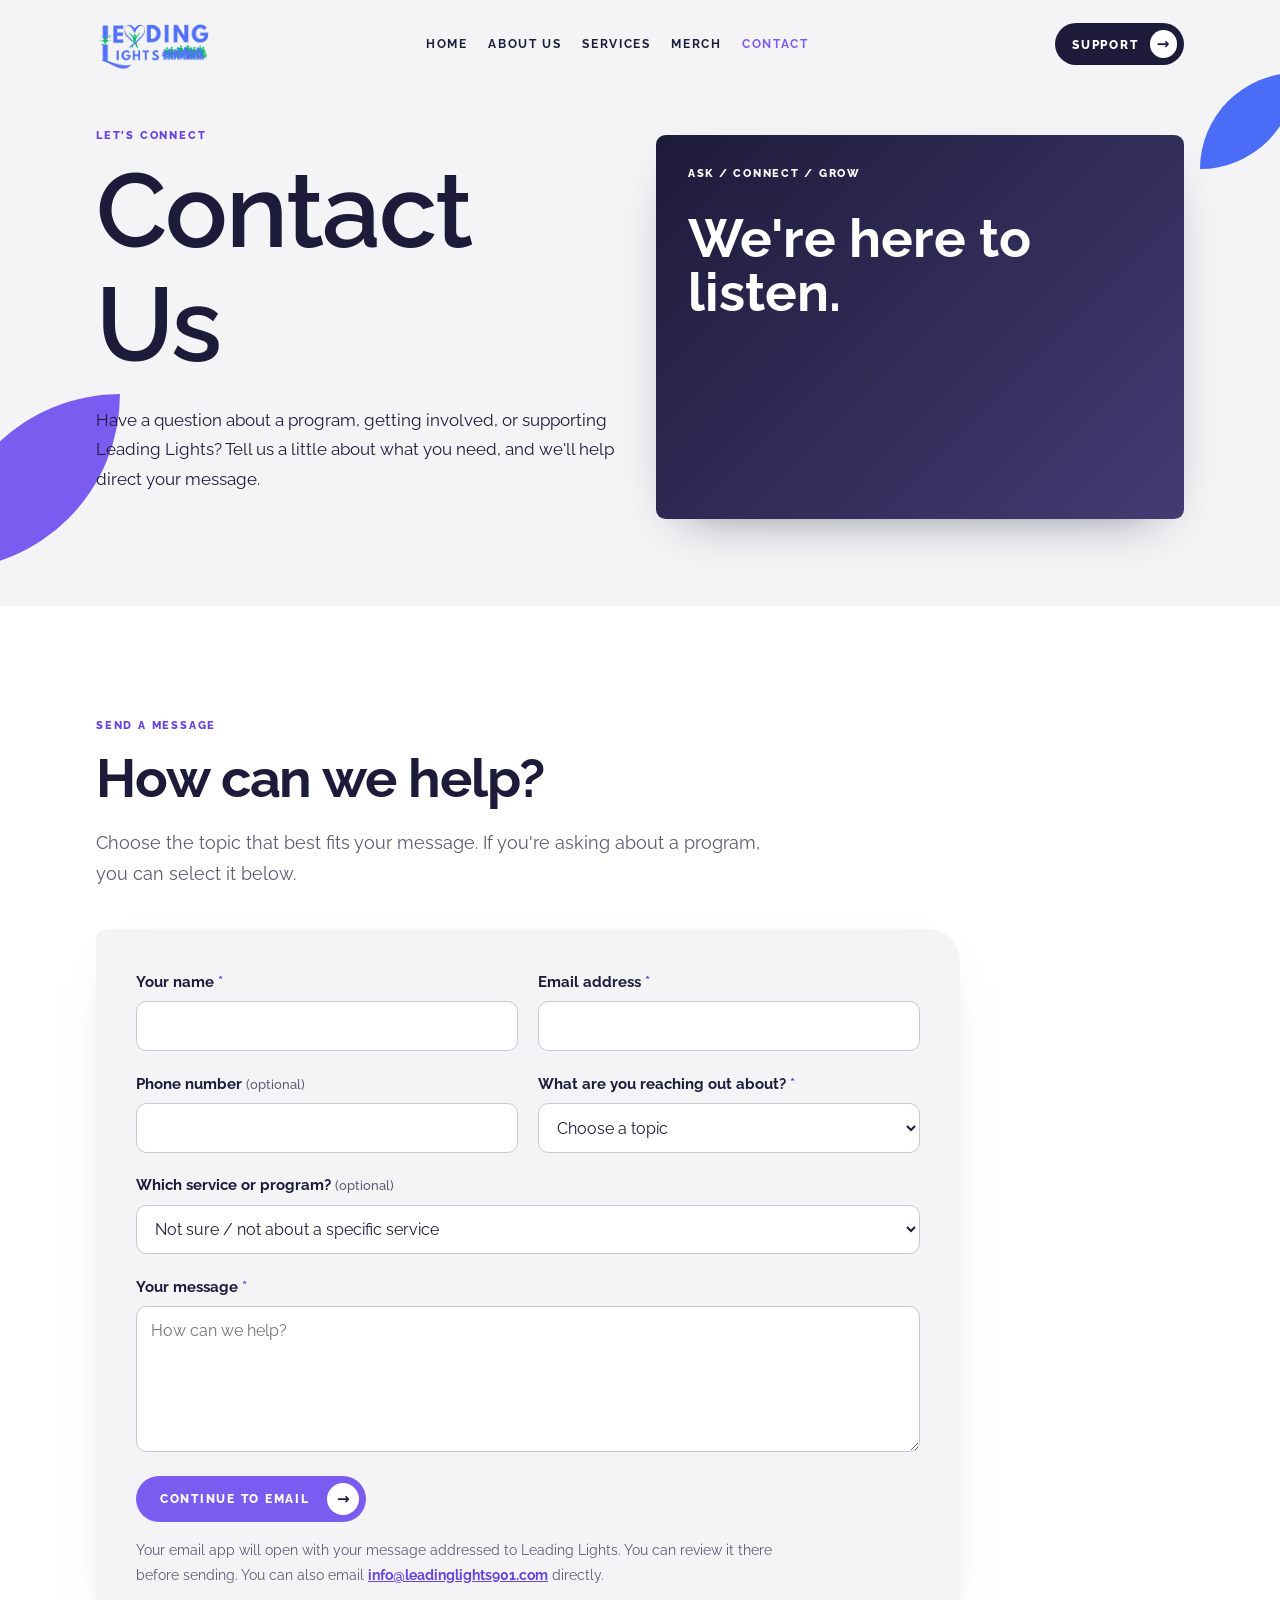
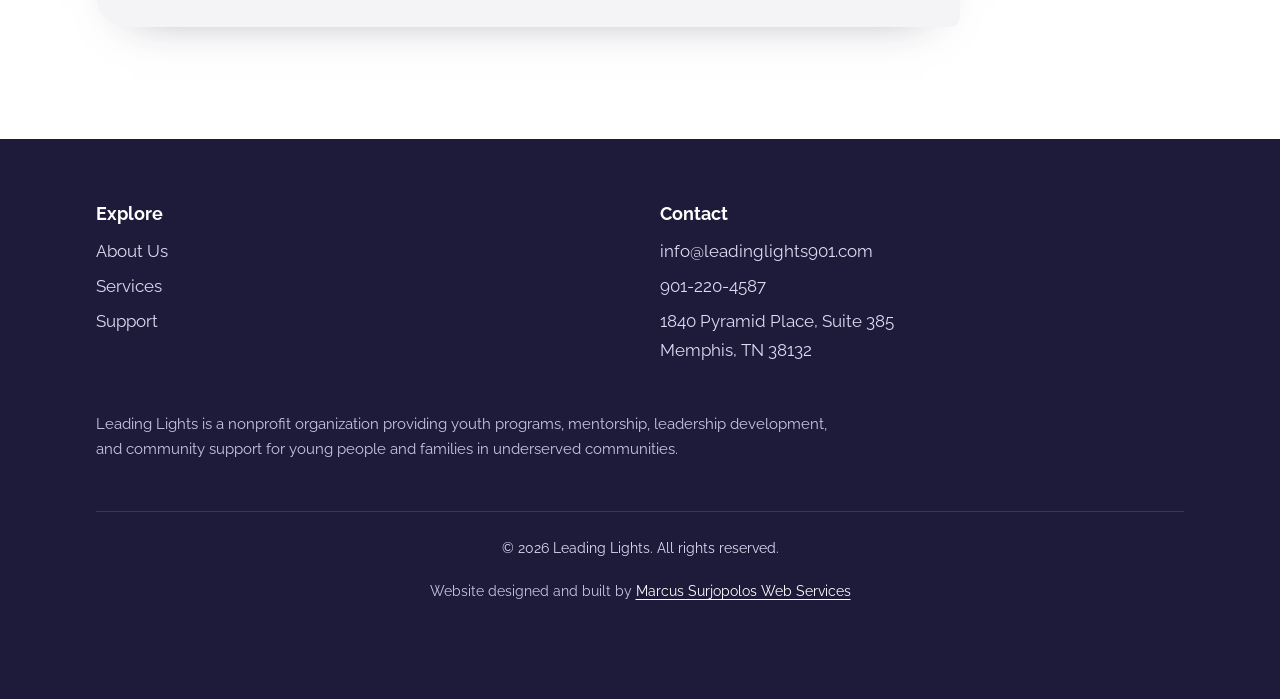
<file: html/contact.html>
<!DOCTYPE html>
<html lang="en" class="no-js">
<head>
<meta charset="utf-8">
<meta name="viewport" content="width=device-width, initial-scale=1">
<title>Contact Us | Leading Lights</title>
<meta name="description" content="Contact Leading Lights with questions about youth programs, mentorship, volunteering, partnerships, or ways to support our work.">
<meta name="robots" content="index,follow,max-image-preview:large">
<meta name="theme-color" content="#1e1b3a">
<link rel="icon" href="../favicon.svg" type="image/svg+xml">
<link rel="canonical" href="https://www.leadinglights901.org/contact">
<meta property="og:type" content="website">
<meta property="og:site_name" content="Leading Lights">
<meta property="og:title" content="Contact Us | Leading Lights">
<meta property="og:description" content="Get in touch with Leading Lights about youth programs, mentorship, volunteering, partnerships, or support.">
<meta property="og:url" content="https://www.leadinglights901.org/contact">
<meta property="og:image" content="https://www.leadinglights901.org/images/og-leading-lights.jpg">
<meta name="twitter:card" content="summary_large_image">
<meta name="twitter:title" content="Contact Us | Leading Lights">
<meta name="twitter:description" content="Get in touch with Leading Lights about youth programs, mentorship, volunteering, partnerships, or support.">
<meta name="twitter:image" content="https://www.leadinglights901.org/images/og-leading-lights.jpg">
<link rel="preconnect" href="https://fonts.googleapis.com">
<link rel="preconnect" href="https://fonts.gstatic.com" crossorigin>
<link href="https://fonts.googleapis.com/css2?family=Raleway:wght@400;500;600;700;800&display=swap" rel="stylesheet">
<link rel="stylesheet" href="../css/site.css">
<script type="application/ld+json">{"@context":"https://schema.org","@type":"ContactPage","name":"Contact Leading Lights","url":"https://www.leadinglights901.org/contact","isPartOf":{"@type":"WebSite","name":"Leading Lights","url":"https://www.leadinglights901.org/"}}</script>
</head>
<body class="page-service page-contact">
<a class="skip" href="#main">Skip to main content</a>
<div id="bar"></div>
<header id="top">
  <div class="wrap nav">
    <a href="../index.html" aria-label="Leading Lights home"><img class="logo" src="../img/Pink black illustration charity foundation logo.png" alt="Leading Lights logo" width="101" height="56"></a>
    <div class="right">
      <nav id="menu" class="links" aria-label="Main">
        <a href="../index.html">HOME</a>
        <a href="about-us.html">ABOUT US</a>
        <details class="services-nav">
          <summary>SERVICES</summary>
          <div class="services-submenu">
            <a href="../index.html#services">All Services</a>
            <a href="mobile-mechanics.html">Mobile Mechanics</a>
            <a href="upholstery-music.html">Music Skills</a>
            <a href="communication-skills.html">Communication Skills</a>
            <a href="mentorship.html">Mentorship</a>
          </div>
        </details>
        <a href="support.html#partnership">MERCH</a>
        <a href="contact.html" aria-current="page">CONTACT</a>
        <a class="btn p menu-support" href="support.html">SUPPORT</a>
      </nav>
      <a class="btn d desktop-support" href="support.html">SUPPORT</a>
      <button class="burger" id="burger" aria-expanded="false" aria-controls="menu" aria-label="Menu"><span></span><span></span></button>
    </div>
  </div>
</header>
<main id="main">
  <section class="hero sub" id="hero">
    <div class="leaf l1" aria-hidden="true"></div><div class="leaf l2" aria-hidden="true"></div>
    <div class="wrap">
      <div>
        <p class="eyebrow">LET'S CONNECT</p>
        <h1><span><b>Contact</b></span><span><b>Us</b></span></h1>
        <p class="tag">Have a question about a program, getting involved, or supporting Leading Lights? Tell us a little about what you need, and we'll help direct your message.</p>
      </div>
      <div class="service-visual contact-art" aria-hidden="true"><span>ASK / CONNECT / GROW</span><strong>We're here to listen.</strong></div>
    </div>
  </section>
  <section class="contact-section" id="contact">
    <div class="wrap">
      <div class="contact-intro">
        <p class="eyebrow">SEND A MESSAGE</p>
        <h2 class="rv left">How can we help?</h2>
        <p class="lede rv">Choose the topic that best fits your message. If you're asking about a program, you can select it below.</p>
      </div>
      <form class="contact-form rv" id="contact-form" method="post" action="mailto:info@leadinglights901.com" enctype="text/plain">
        <div class="contact-grid">
          <div class="contact-field">
            <label for="contact-name">Your name <span aria-hidden="true">*</span></label>
            <input id="contact-name" name="name" type="text" autocomplete="name" maxlength="100" required>
          </div>
          <div class="contact-field">
            <label for="contact-email">Email address <span aria-hidden="true">*</span></label>
            <input id="contact-email" name="email" type="email" autocomplete="email" maxlength="254" required>
          </div>
          <div class="contact-field">
            <label for="contact-phone">Phone number <span class="optional">(optional)</span></label>
            <input id="contact-phone" name="phone" type="tel" autocomplete="tel" maxlength="40">
          </div>
          <div class="contact-field">
            <label for="contact-reason">What are you reaching out about? <span aria-hidden="true">*</span></label>
            <select id="contact-reason" name="reason" required>
              <option value="">Choose a topic</option>
              <option value="program-information">Program information</option>
              <option value="youth-participation">Youth participation</option>
              <option value="volunteer-mentor">Volunteering or mentoring</option>
              <option value="partnership">Partnership or collaboration</option>
              <option value="support">Donating or supporting</option>
              <option value="other">Something else</option>
            </select>
          </div>
          <div class="contact-field contact-field-wide">
            <label for="contact-service">Which service or program? <span class="optional">(optional)</span></label>
            <select id="contact-service" name="service">
              <option value="">Not sure / not about a specific service</option>
              <option value="mobile-mechanics">Mobile Mechanics</option>
              <option value="upholstery-music">Music Skills</option>
              <option value="communication-skills">Communication Skills</option>
              <option value="mentorship">Mentorship</option>
            </select>
          </div>
          <div class="contact-field contact-field-wide">
            <label for="contact-message">Your message <span aria-hidden="true">*</span></label>
            <textarea id="contact-message" name="message" rows="5" maxlength="3000" required placeholder="How can we help?"></textarea>
          </div>
        </div>
        <button class="btn p" type="submit">CONTINUE TO EMAIL</button>
        <p class="form-note">Your email app will open with your message addressed to Leading Lights. You can review it there before sending. You can also email <a href="mailto:info@leadinglights901.com">info@leadinglights901.com</a> directly.</p>
      </form>
    </div>
  </section>
</main>
<footer>
  <div class="wrap">
    <div class="cols">
      <div><p class="fh">Explore</p><ul><li><a href="about-us.html">About Us</a></li><li><a href="../index.html#services">Services</a></li><li><a href="support.html">Support</a></li></ul></div>
      <div><p class="fh"><a href="contact.html">Contact</a></p><ul><li><a href="mailto:info@leadinglights901.com">info@leadinglights901.com</a></li><li><a href="tel:+19012204587">901-220-4587</a></li><li>1840 Pyramid Place, Suite 385<br>Memphis, TN 38132</li></ul></div>
    </div>
    <p class="about-line">Leading Lights is a nonprofit organization providing youth programs, mentorship, leadership development, and community support for young people and families in underserved communities.</p>
    <div class="legal"><span>&copy; <span data-current-year></span> Leading Lights. All rights reserved.</span></div>
    <p class="credit">Website designed and built by <a href="https://mswebservices.org" target="_blank" rel="noopener noreferrer">Marcus Surjopolos Web Services</a></p>
  </div>
</footer>
<a class="btn p fab" id="fab" href="support.html">SUPPORT</a>
<script src="../js/site.js" defer></script>
</body>
</html>
</file>
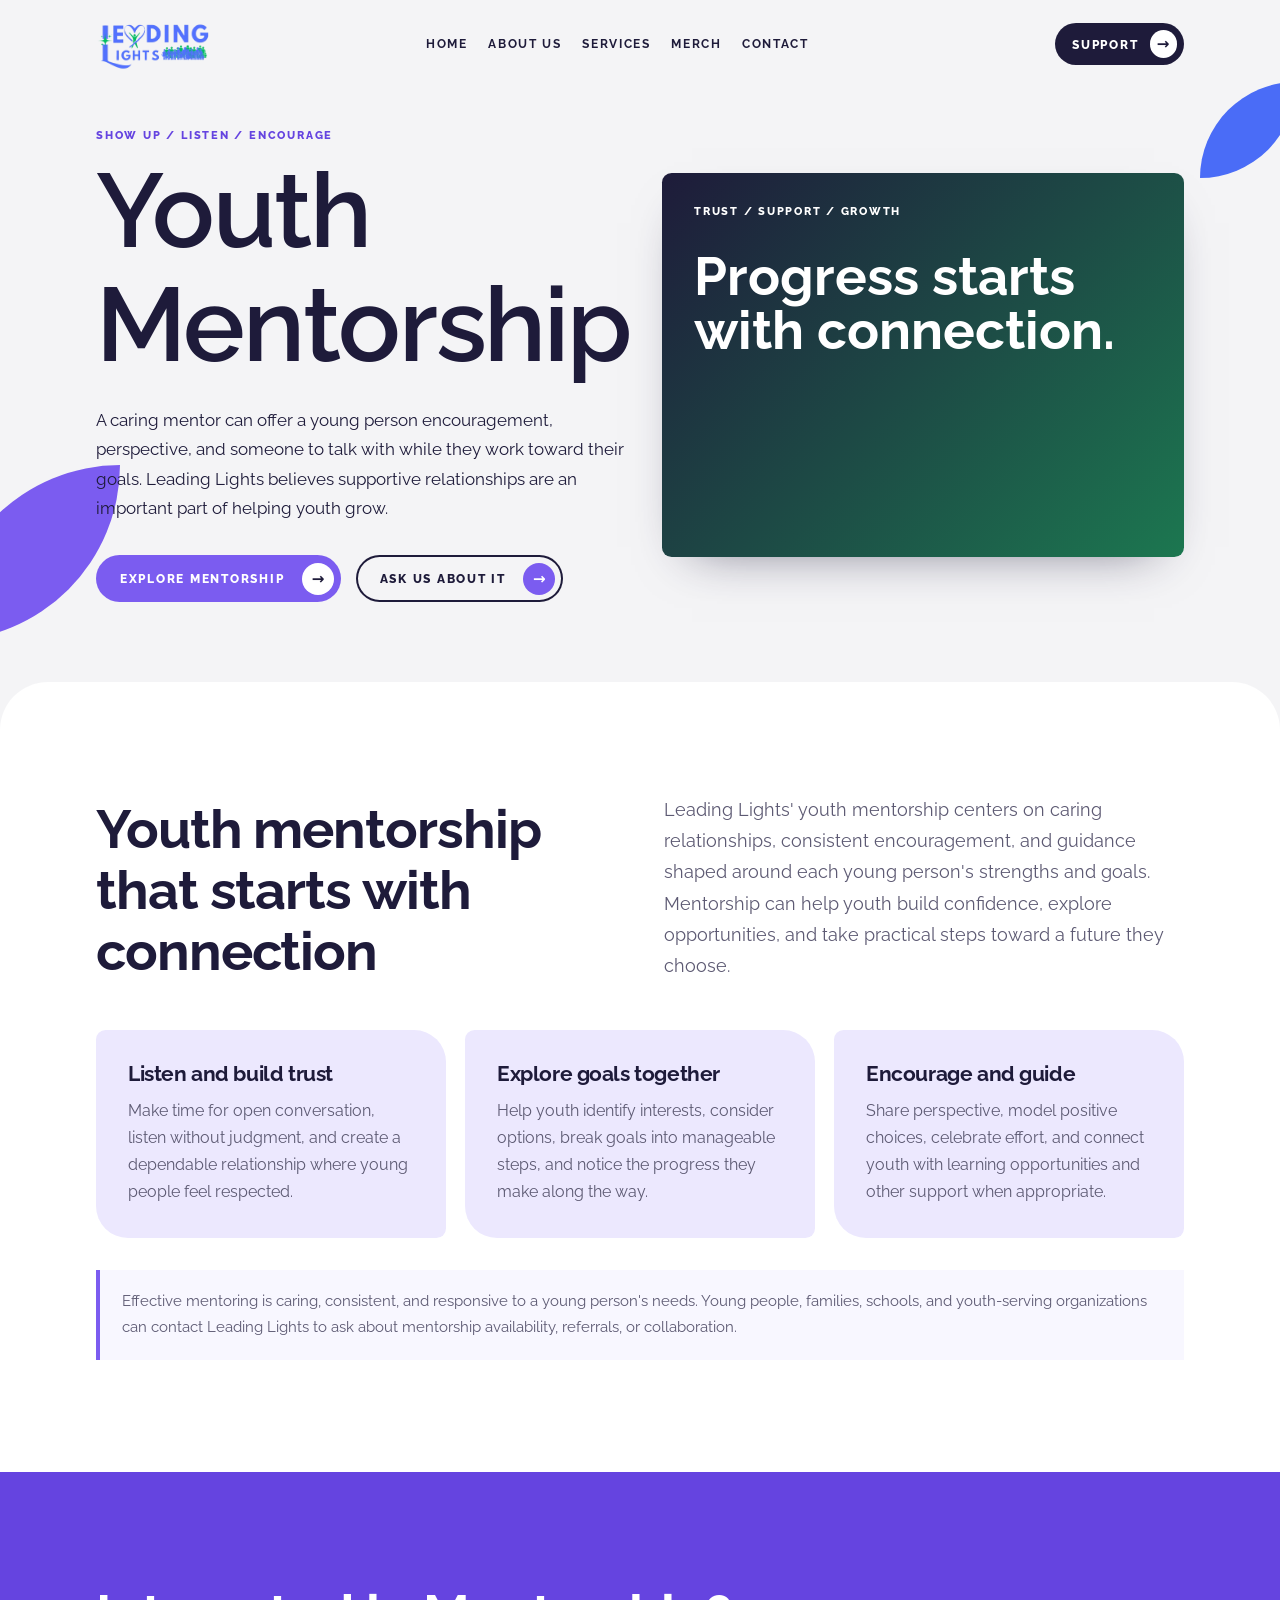
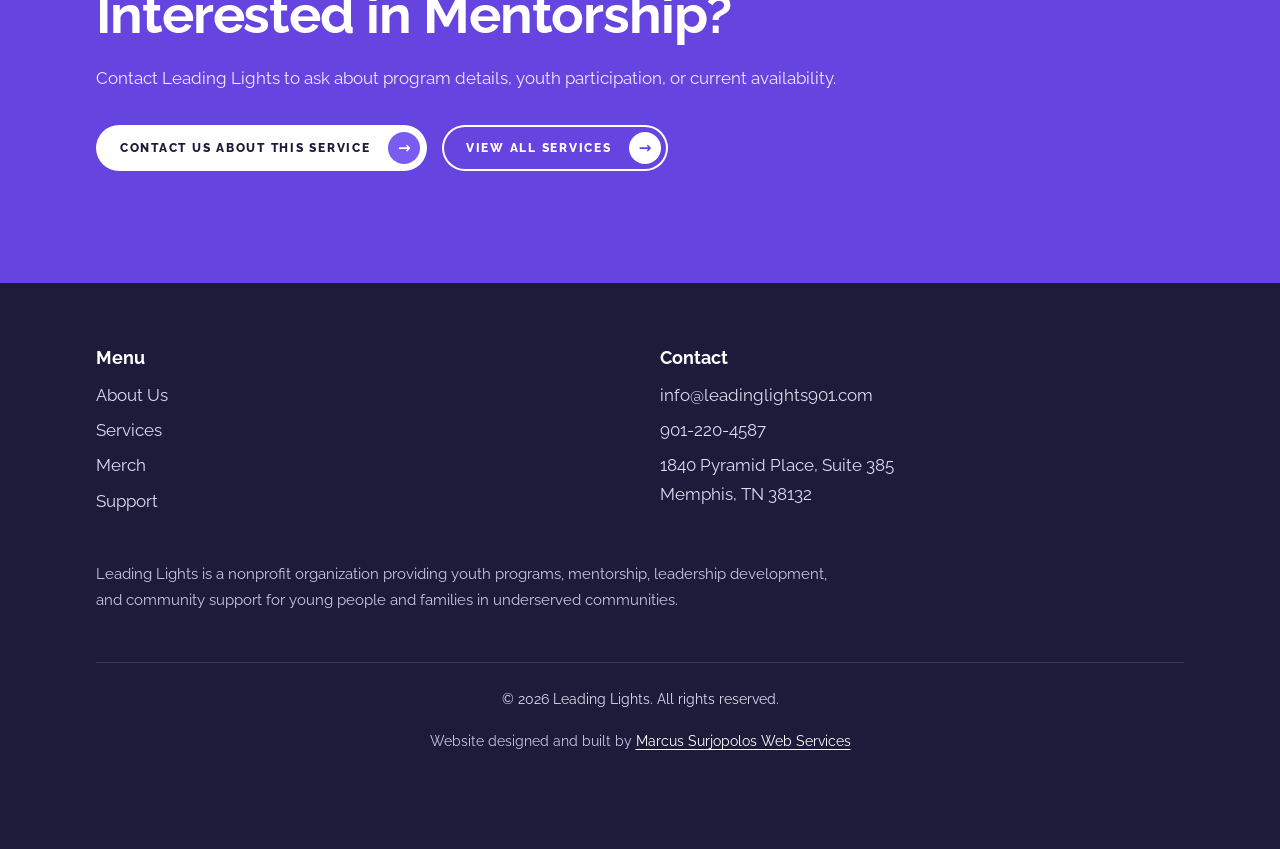
<file: html/mentorship.html>
<!DOCTYPE html>
<html lang="en" class="no-js">
<head>
<meta charset="utf-8">
<meta name="viewport" content="width=device-width, initial-scale=1">
<title>Youth Mentorship | Leading Lights</title>
<meta name="description" content="Leading Lights offers caring mentorship that helps young people build on their strengths and work toward their goals.">
<meta name="robots" content="index,follow,max-image-preview:large">
<meta name="theme-color" content="#1e1b3a">
<link rel="icon" href="../favicon.svg" type="image/svg+xml">
<link rel="canonical" href="https://www.leadinglights901.org/mentorship">
<meta property="og:type" content="website">
<meta property="og:site_name" content="Leading Lights">
<meta property="og:title" content="Youth Mentorship | Leading Lights">
<meta property="og:description" content="Leading Lights offers caring mentorship that helps young people build on their strengths and work toward their goals.">
<meta property="og:url" content="https://www.leadinglights901.org/mentorship">
<meta property="og:image" content="https://www.leadinglights901.org/images/og-leading-lights.jpg">
<meta name="twitter:card" content="summary_large_image">
<meta name="twitter:title" content="Youth Mentorship | Leading Lights">
<meta name="twitter:description" content="Leading Lights offers caring mentorship that helps young people build on their strengths and work toward their goals.">
<meta name="twitter:image" content="https://www.leadinglights901.org/images/og-leading-lights.jpg">
<link rel="preconnect" href="https://fonts.googleapis.com">
<link rel="preconnect" href="https://fonts.gstatic.com" crossorigin>
<link href="https://fonts.googleapis.com/css2?family=Raleway:wght@400;500;600;700;800&display=swap" rel="stylesheet">
<link rel="stylesheet" href="../css/site.css">
<script type="application/ld+json">{"@context":"https://schema.org","@type":"WebPage","name":"Youth Mentorship | Leading Lights","description":"Leading Lights offers caring mentorship that helps young people build on their strengths and work toward their goals.","url":"https://www.leadinglights901.org/mentorship","isPartOf":{"@type":"WebSite","name":"Leading Lights","url":"https://www.leadinglights901.org/"},"about":{"@type":"Thing","name":"Youth mentorship"}}</script>
</head>
<body class="page-service">
<a class="skip" href="#main">Skip to main content</a>
<div id="bar"></div>
<header id="top">
  <div class="wrap nav">
    <a href="../index.html" aria-label="Leading Lights home"><img class="logo" src="../img/Pink black illustration charity foundation logo.png" alt="Leading Lights logo" width="101" height="56"></a>
    <div class="right">
      <nav id="menu" class="links" aria-label="Main">
        <a href="../index.html">HOME</a>
        <a href="about-us.html">ABOUT US</a>
        <details class="services-nav">
          <summary>SERVICES</summary>
          <div class="services-submenu">
            <a href="../index.html#services">All Services</a>
            <a href="mobile-mechanics.html">Mobile Mechanics</a>
            <a href="upholstery-music.html">Music Skills</a>
            <a href="communication-skills.html">Communication Skills</a>
            <a href="mentorship.html" aria-current="page">Mentorship</a>
          </div>
        </details>
        <a href="support.html#partnership">MERCH</a>
        <a href="contact.html">CONTACT</a>
        <a class="btn p menu-support" href="support.html">SUPPORT</a>
      </nav>
      <a class="btn d desktop-support" href="support.html">SUPPORT</a>
      <button class="burger" id="burger" aria-expanded="false" aria-controls="menu" aria-label="Menu"><span></span><span></span></button>
    </div>
  </div>
</header>
<main id="main">
  <section class="hero sub" id="hero">
    <div class="leaf l1" aria-hidden="true"></div><div class="leaf l2" aria-hidden="true"></div>
    <div class="wrap">
      <div>
        <p class="eyebrow">SHOW UP / LISTEN / ENCOURAGE</p>
        <h1><span><b>Youth</b></span><span><b>Mentorship</b></span></h1>
        <p class="tag">A caring mentor can offer a young person encouragement, perspective, and someone to talk with while they work toward their goals. Leading Lights believes supportive relationships are an important part of helping youth grow.</p>
        <div class="cta">
          <a class="btn p" href="#overview">Explore mentorship</a>
          <a class="btn ghost" href="contact.html?service=mentorship&amp;reason=program-information">Ask us about it</a>
        </div>
      </div>
      <div class="service-visual mentorship-art" aria-hidden="true"><span>TRUST / SUPPORT / GROWTH</span><strong>Progress starts with connection.</strong></div>
    </div>
  </section>
  <section class="about service-content" id="overview">
    <div class="wrap">
      <div class="intro">
        <h2 class="rv left">Youth mentorship that starts with connection</h2>
        <p class="lede rv" style="--i:1;margin:0">Leading Lights' youth mentorship centers on caring relationships, consistent encouragement, and guidance shaped around each young person's strengths and goals. Mentorship can help youth build confidence, explore opportunities, and take practical steps toward a future they choose.</p>
      </div>
      <div class="service-topics">
        <article class="rv"><h3>Listen and build trust</h3><p>Make time for open conversation, listen without judgment, and create a dependable relationship where young people feel respected.</p></article>
        <article class="rv" style="--i:1"><h3>Explore goals together</h3><p>Help youth identify interests, consider options, break goals into manageable steps, and notice the progress they make along the way.</p></article>
        <article class="rv" style="--i:2"><h3>Encourage and guide</h3><p>Share perspective, model positive choices, celebrate effort, and connect youth with learning opportunities and other support when appropriate.</p></article>
      </div>
      <p class="service-note rv">Effective mentoring is caring, consistent, and responsive to a young person's needs. Young people, families, schools, and youth-serving organizations can contact Leading Lights to ask about mentorship availability, referrals, or collaboration.</p>
    </div>
  </section>
  <section class="service-source">
    <div class="wrap">
      <h2 class="rv left">Interested in Mentorship?</h2>
      <p class="rv">Contact Leading Lights to ask about program details, youth participation, or current availability.</p>
      <div class="cta rv"><a class="btn" href="contact.html?service=mentorship&amp;reason=program-information">CONTACT US ABOUT THIS SERVICE</a><a class="btn ghost" href="../index.html#services">VIEW ALL SERVICES</a></div>
    </div>
  </section>
</main>
<footer id="contact">
  <div class="wrap">
    <div class="cols">
      <div><p class="fh">Menu</p><ul><li><a href="about-us.html">About Us</a></li><li><a href="../index.html#services">Services</a></li><li><a href="support.html#partnership">Merch</a></li><li><a href="support.html">Support</a></li></ul></div>
      <div><p class="fh"><a href="contact.html">Contact</a></p><ul><li><a href="mailto:info@leadinglights901.com">info@leadinglights901.com</a></li><li><a href="tel:+19012204587">901-220-4587</a></li><li>1840 Pyramid Place, Suite 385<br>Memphis, TN 38132</li></ul></div>
    </div>
    <p class="about-line">Leading Lights is a nonprofit organization providing youth programs, mentorship, leadership development, and community support for young people and families in underserved communities.</p>
    <div class="legal"><span>&copy; <span data-current-year></span> Leading Lights. All rights reserved.</span></div>
    <p class="credit">Website designed and built by <a href="https://mswebservices.org" target="_blank" rel="noopener noreferrer">Marcus Surjopolos Web Services</a></p>
  </div>
</footer>
<a class="btn p fab" id="fab" href="support.html">SUPPORT</a>
<script src="../js/site.js" defer></script>
</body>
</html>
</file>
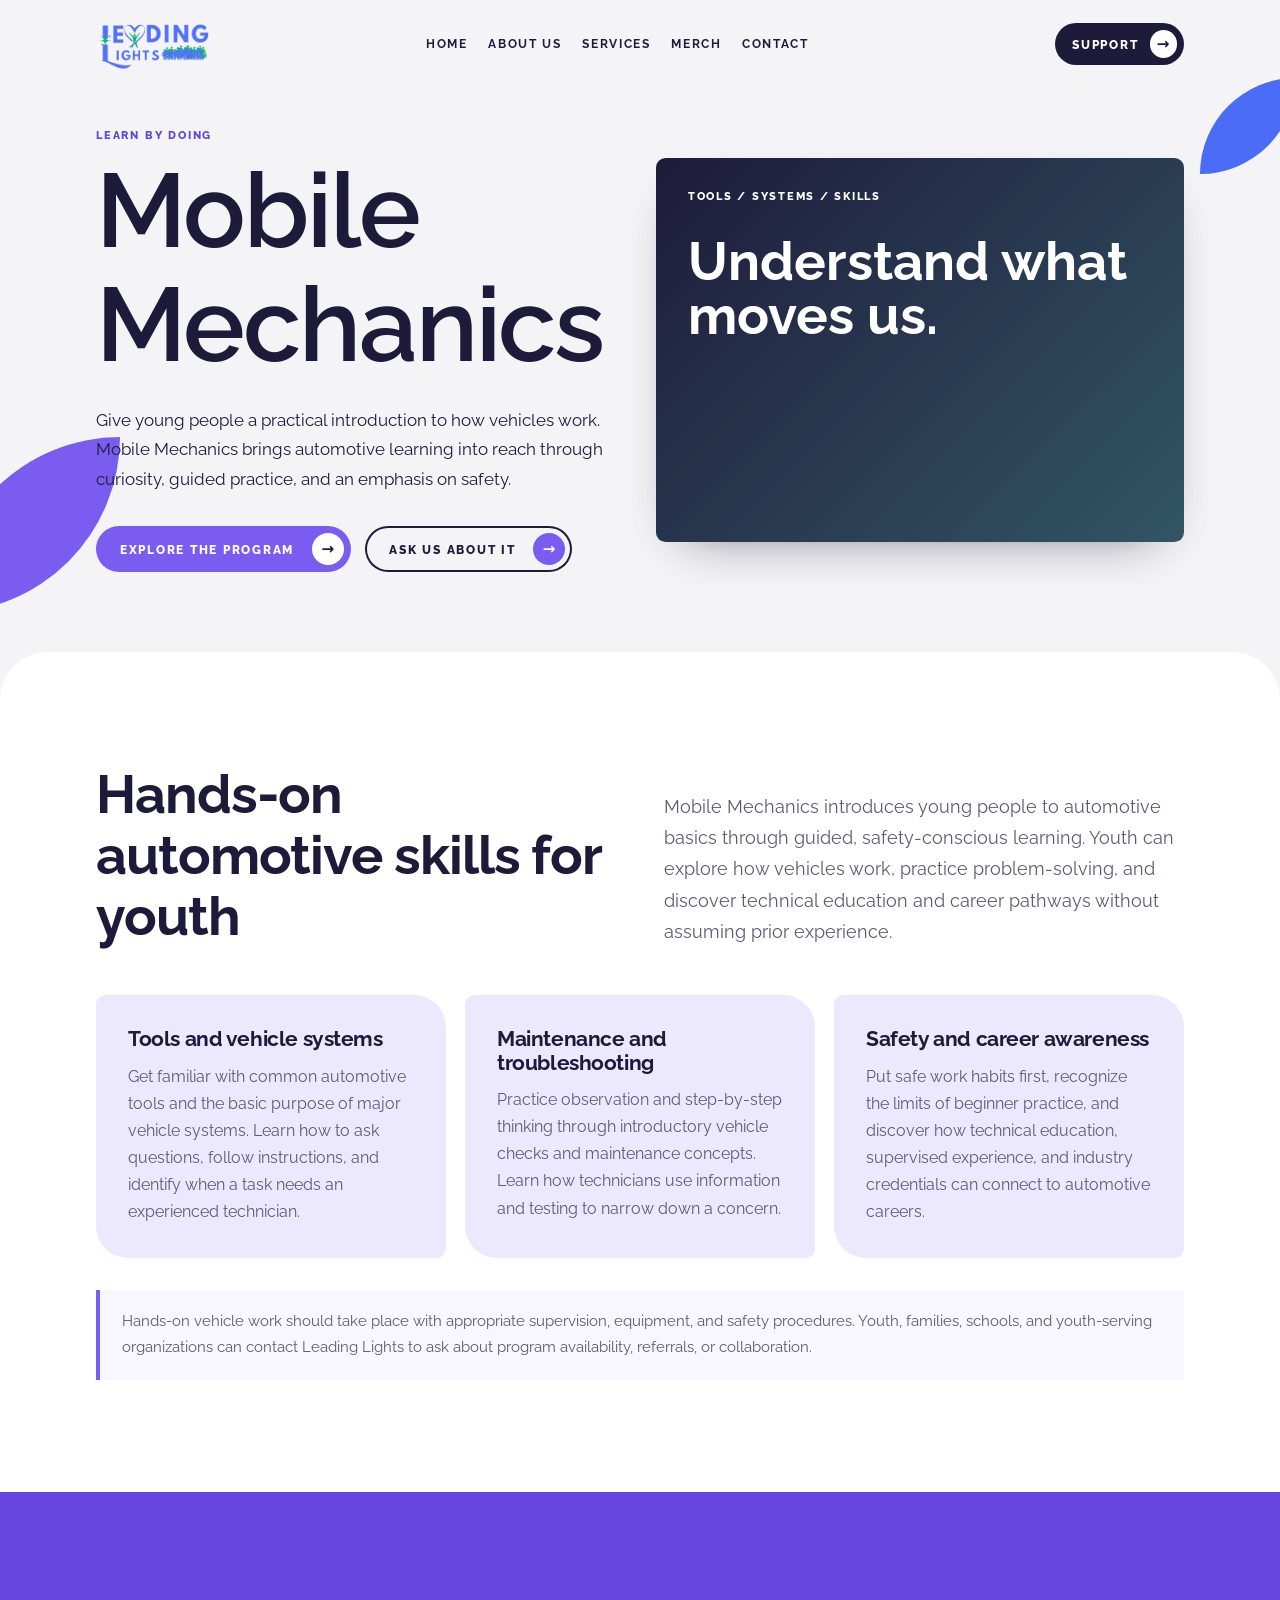
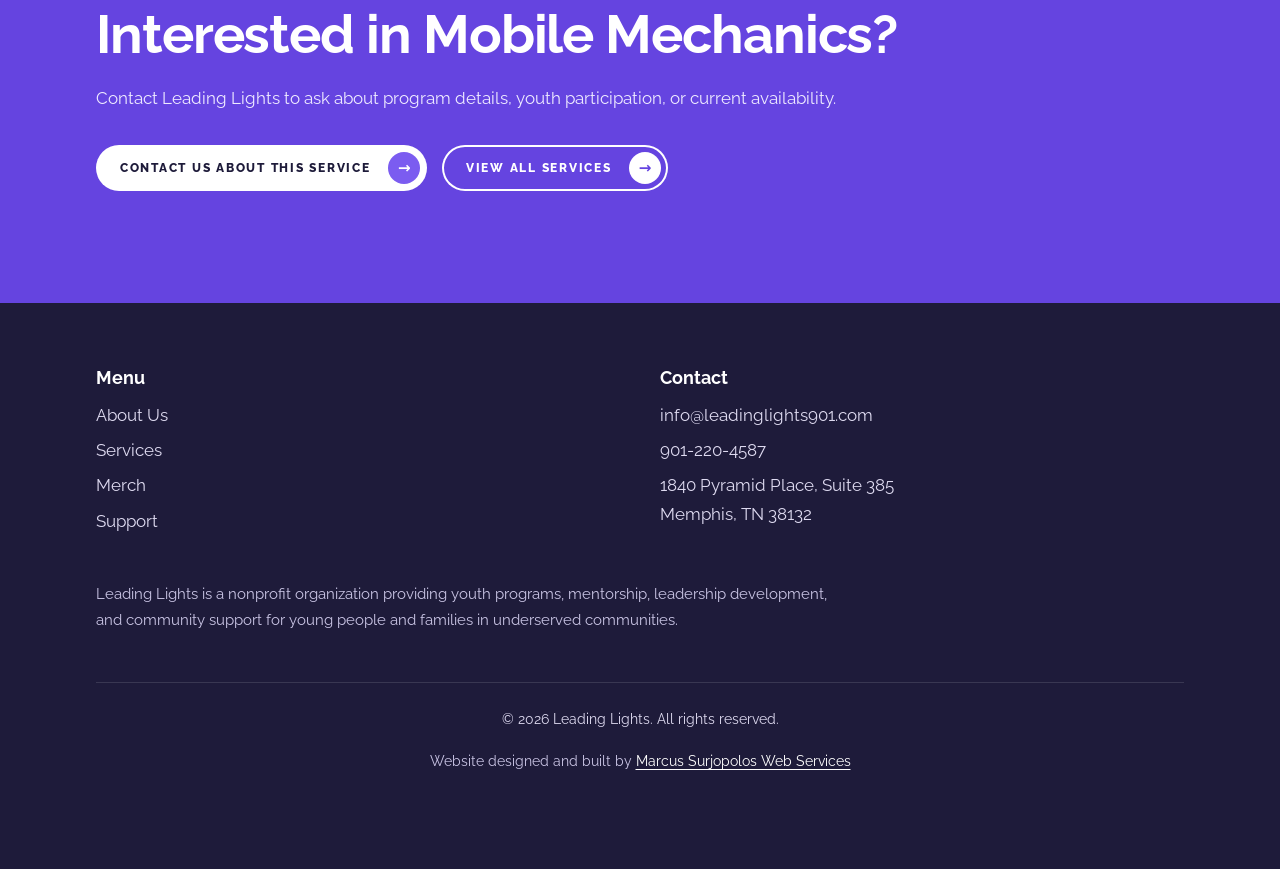
<file: html/mobile-mechanics.html>
<!DOCTYPE html>
<html lang="en" class="no-js">
<head>
<meta charset="utf-8">
<meta name="viewport" content="width=device-width, initial-scale=1">
<title>Youth Automotive Skills | Leading Lights</title>
<meta name="description" content="Explore youth automotive skills training with Leading Lights. Ask about hands-on learning in vehicle systems, maintenance, tools, and safety.">
<meta name="robots" content="index,follow,max-image-preview:large">
<meta name="theme-color" content="#1e1b3a">
<link rel="icon" href="../favicon.svg" type="image/svg+xml">
<link rel="canonical" href="https://www.leadinglights901.org/mobile-mechanics">
<meta property="og:type" content="website">
<meta property="og:site_name" content="Leading Lights">
<meta property="og:title" content="Youth Automotive Skills | Leading Lights">
<meta property="og:description" content="Explore youth automotive skills training with Leading Lights. Ask about hands-on learning in vehicle systems, maintenance, tools, and safety.">
<meta property="og:url" content="https://www.leadinglights901.org/mobile-mechanics">
<meta property="og:image" content="https://www.leadinglights901.org/images/og-leading-lights.jpg">
<meta name="twitter:card" content="summary_large_image">
<meta name="twitter:title" content="Youth Automotive Skills | Leading Lights">
<meta name="twitter:description" content="Explore youth automotive skills training with Leading Lights. Ask about hands-on learning in vehicle systems, maintenance, tools, and safety.">
<meta name="twitter:image" content="https://www.leadinglights901.org/images/og-leading-lights.jpg">
<link rel="preconnect" href="https://fonts.googleapis.com">
<link rel="preconnect" href="https://fonts.gstatic.com" crossorigin>
<link href="https://fonts.googleapis.com/css2?family=Raleway:wght@400;500;600;700;800&display=swap" rel="stylesheet">
<link rel="stylesheet" href="../css/site.css">
<script type="application/ld+json">{"@context":"https://schema.org","@type":"WebPage","name":"Youth Automotive Skills | Leading Lights","description":"Explore youth automotive skills training with Leading Lights. Ask about hands-on learning in vehicle systems, maintenance, tools, and safety.","url":"https://www.leadinglights901.org/mobile-mechanics","isPartOf":{"@type":"WebSite","name":"Leading Lights","url":"https://www.leadinglights901.org/"},"about":{"@type":"Thing","name":"Youth automotive skills training"}}</script>
</head>
<body class="page-service">
<a class="skip" href="#main">Skip to main content</a>
<div id="bar"></div>
<header id="top">
  <div class="wrap nav">
    <a href="../index.html" aria-label="Leading Lights home"><img class="logo" src="../img/Pink black illustration charity foundation logo.png" alt="Leading Lights logo" width="101" height="56"></a>
    <div class="right">
      <nav id="menu" class="links" aria-label="Main">
        <a href="../index.html">HOME</a>
        <a href="about-us.html">ABOUT US</a>
        <details class="services-nav">
          <summary>SERVICES</summary>
          <div class="services-submenu">
            <a href="../index.html#services">All Services</a>
            <a href="mobile-mechanics.html" aria-current="page">Mobile Mechanics</a>
            <a href="upholstery-music.html">Music Skills</a>
            <a href="communication-skills.html">Communication Skills</a>
            <a href="mentorship.html">Mentorship</a>
          </div>
        </details>
        <a href="support.html#partnership">MERCH</a>
        <a href="contact.html">CONTACT</a>
        <a class="btn p menu-support" href="support.html">SUPPORT</a>
      </nav>
      <a class="btn d desktop-support" href="support.html">SUPPORT</a>
      <button class="burger" id="burger" aria-expanded="false" aria-controls="menu" aria-label="Menu"><span></span><span></span></button>
    </div>
  </div>
</header>
<main id="main">
  <section class="hero sub" id="hero">
    <div class="leaf l1" aria-hidden="true"></div><div class="leaf l2" aria-hidden="true"></div>
    <div class="wrap">
      <div>
        <p class="eyebrow">LEARN BY DOING</p>
        <h1><span><b>Mobile</b></span><span><b>Mechanics</b></span></h1>
        <p class="tag">Give young people a practical introduction to how vehicles work. Mobile Mechanics brings automotive learning into reach through curiosity, guided practice, and an emphasis on safety.</p>
        <div class="cta">
          <a class="btn p" href="#overview">Explore the program</a>
          <a class="btn ghost" href="contact.html?service=mobile-mechanics&amp;reason=program-information">Ask us about it</a>
        </div>
      </div>
      <div class="service-visual mechanics-art" aria-hidden="true"><span>TOOLS / SYSTEMS / SKILLS</span><strong>Understand what moves us.</strong></div>
    </div>
  </section>
  <section class="about service-content" id="overview">
    <div class="wrap">
      <div class="intro">
        <h2 class="rv left">Hands-on automotive skills for youth</h2>
        <p class="lede rv" style="--i:1;margin:0">Mobile Mechanics introduces young people to automotive basics through guided, safety-conscious learning. Youth can explore how vehicles work, practice problem-solving, and discover technical education and career pathways without assuming prior experience.</p>
      </div>
      <div class="service-topics">
        <article class="rv"><h3>Tools and vehicle systems</h3><p>Get familiar with common automotive tools and the basic purpose of major vehicle systems. Learn how to ask questions, follow instructions, and identify when a task needs an experienced technician.</p></article>
        <article class="rv" style="--i:1"><h3>Maintenance and troubleshooting</h3><p>Practice observation and step-by-step thinking through introductory vehicle checks and maintenance concepts. Learn how technicians use information and testing to narrow down a concern.</p></article>
        <article class="rv" style="--i:2"><h3>Safety and career awareness</h3><p>Put safe work habits first, recognize the limits of beginner practice, and discover how technical education, supervised experience, and industry credentials can connect to automotive careers.</p></article>
      </div>
      <p class="service-note rv">Hands-on vehicle work should take place with appropriate supervision, equipment, and safety procedures. Youth, families, schools, and youth-serving organizations can contact Leading Lights to ask about program availability, referrals, or collaboration.</p>
    </div>
  </section>
  <section class="service-source">
    <div class="wrap">
      <h2 class="rv left">Interested in Mobile Mechanics?</h2>
      <p class="rv">Contact Leading Lights to ask about program details, youth participation, or current availability.</p>
      <div class="cta rv"><a class="btn" href="contact.html?service=mobile-mechanics&amp;reason=program-information">CONTACT US ABOUT THIS SERVICE</a><a class="btn ghost" href="../index.html#services">VIEW ALL SERVICES</a></div>
    </div>
  </section>
</main>
<footer id="contact">
  <div class="wrap">
    <div class="cols">
      <div><p class="fh">Menu</p><ul><li><a href="about-us.html">About Us</a></li><li><a href="../index.html#services">Services</a></li><li><a href="support.html#partnership">Merch</a></li><li><a href="support.html">Support</a></li></ul></div>
      <div><p class="fh"><a href="contact.html">Contact</a></p><ul><li><a href="mailto:info@leadinglights901.com">info@leadinglights901.com</a></li><li><a href="tel:+19012204587">901-220-4587</a></li><li>1840 Pyramid Place, Suite 385<br>Memphis, TN 38132</li></ul></div>
    </div>
    <p class="about-line">Leading Lights is a nonprofit organization providing youth programs, mentorship, leadership development, and community support for young people and families in underserved communities.</p>
    <div class="legal"><span>&copy; <span data-current-year></span> Leading Lights. All rights reserved.</span></div>
    <p class="credit">Website designed and built by <a href="https://mswebservices.org" target="_blank" rel="noopener noreferrer">Marcus Surjopolos Web Services</a></p>
  </div>
</footer>
<a class="btn p fab" id="fab" href="support.html">SUPPORT</a>
<script src="../js/site.js" defer></script>
</body>
</html>
</file>
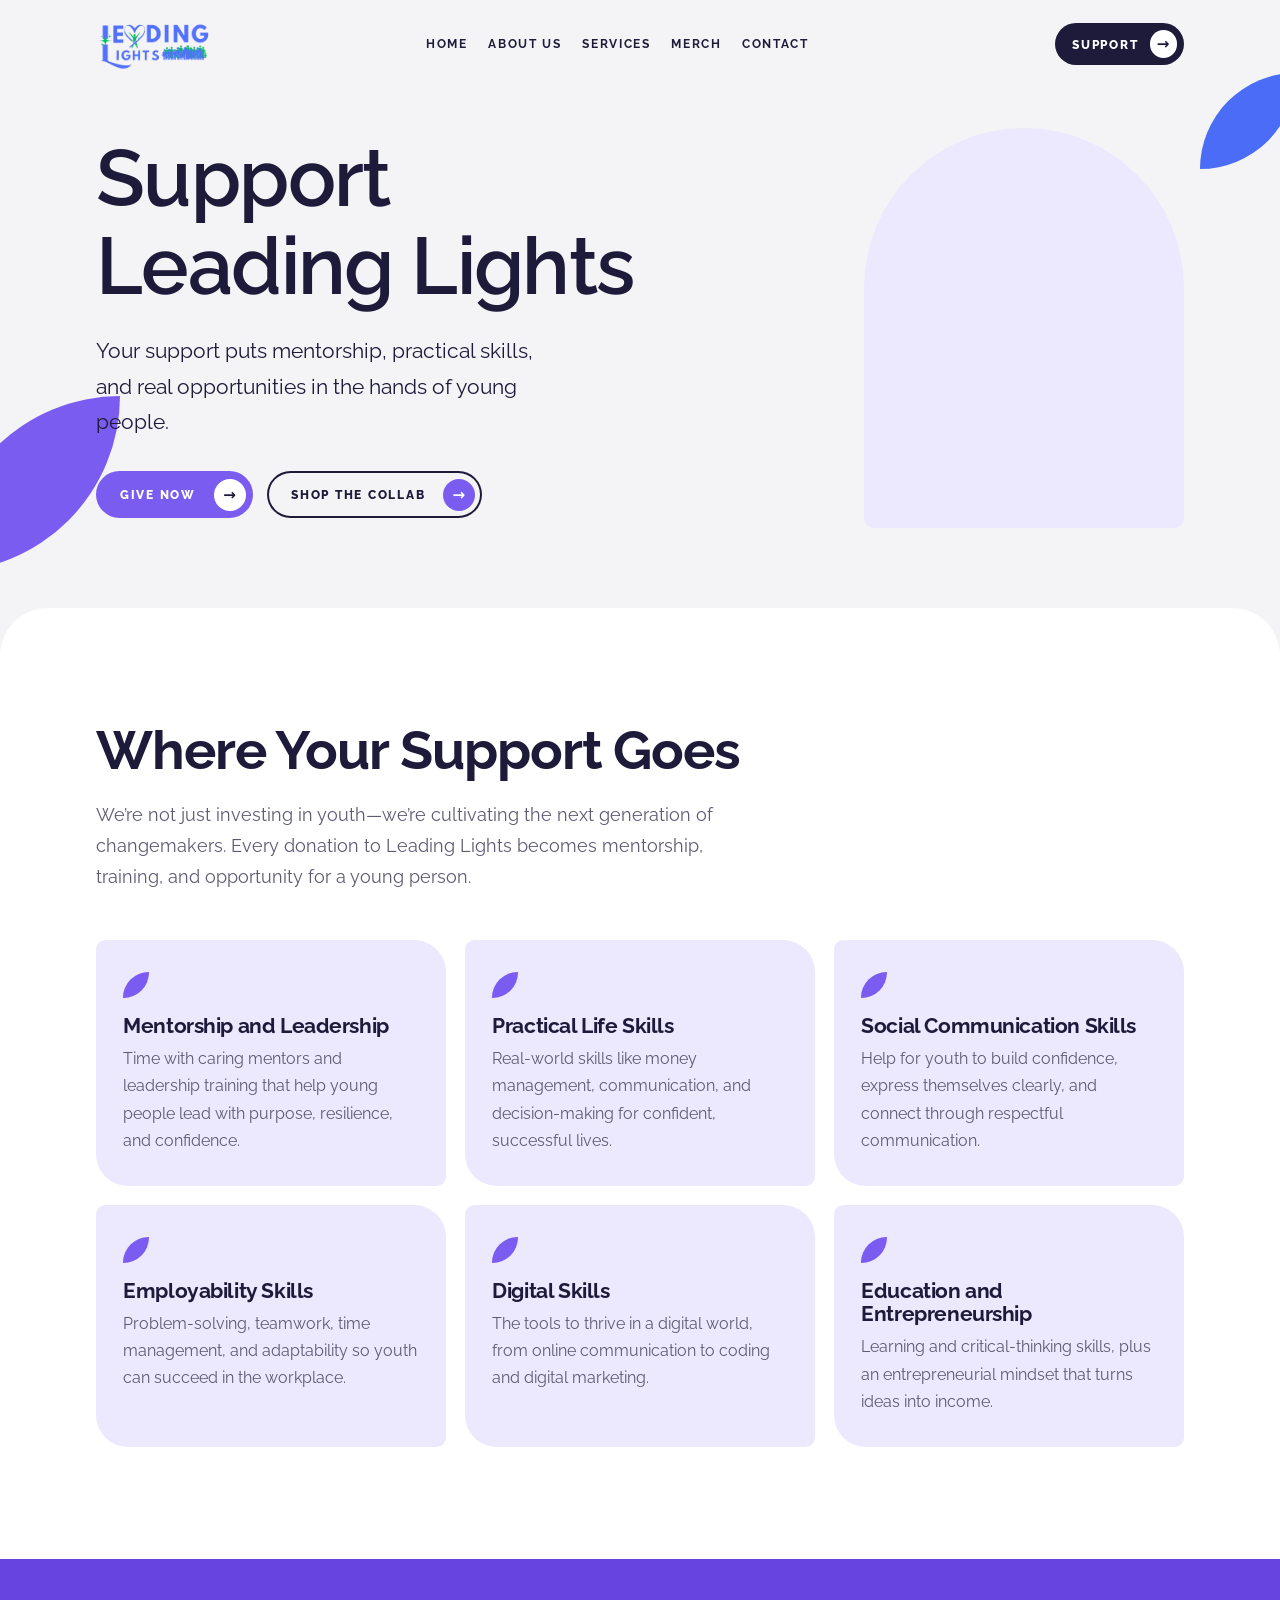
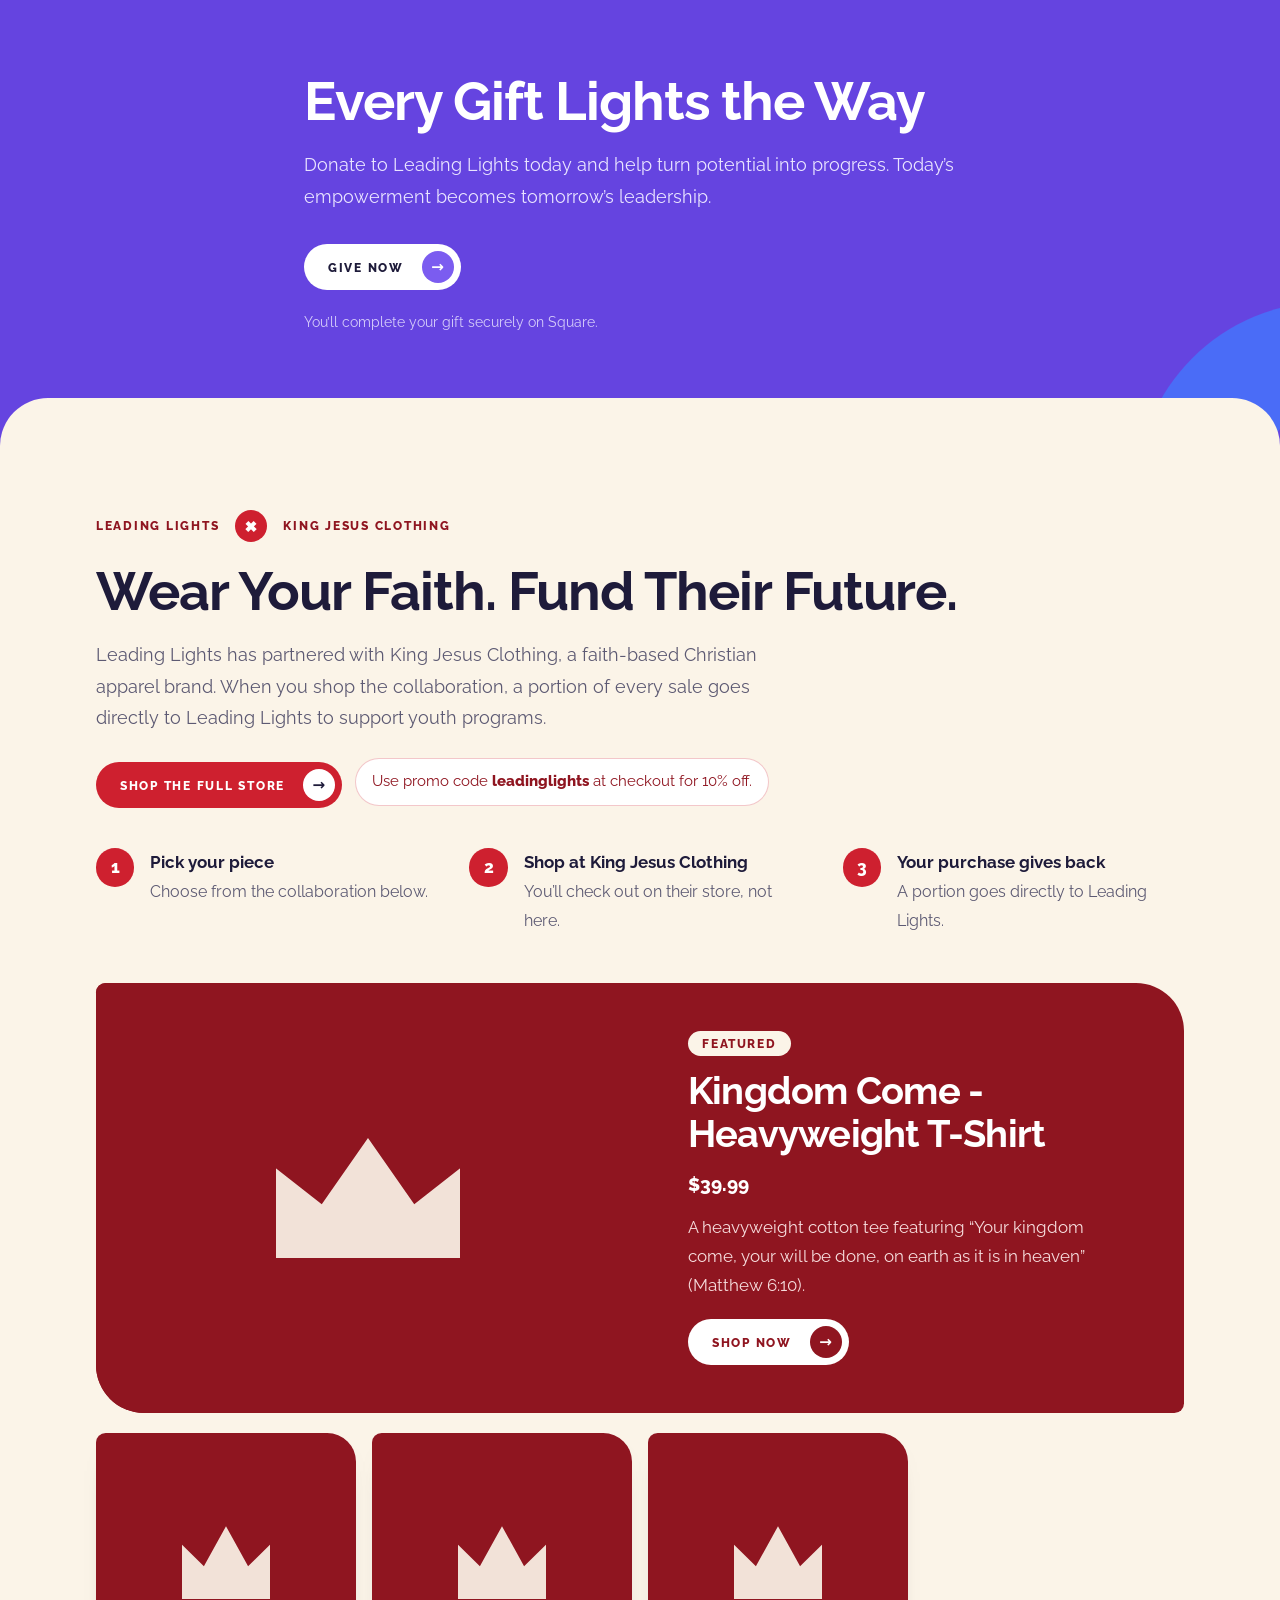
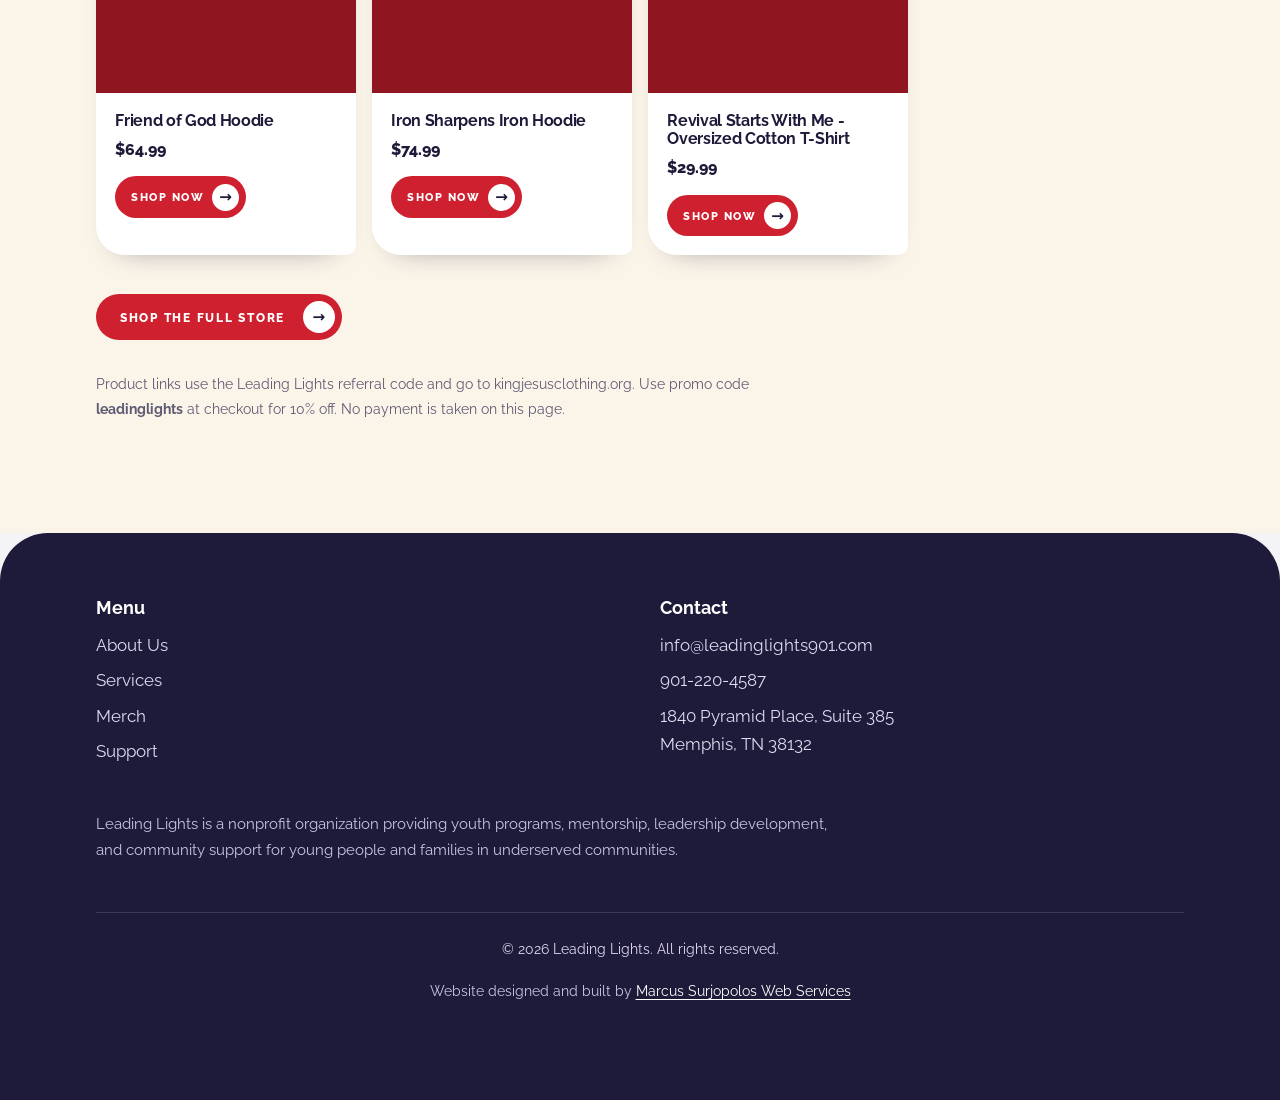
<file: html/support.html>
<!DOCTYPE html>
<html lang="en" class="no-js">
<head>
<meta charset="utf-8">
<meta name="viewport" content="width=device-width, initial-scale=1">
<title>Support Youth Programs | Leading Lights</title>
<meta name="description" content="Support Leading Lights youth programs through mentorship, life skills, and community opportunities. Give today or shop our King Jesus Clothing collab.">
<meta name="keywords" content="donate, support youth programs, charity donation, youth mentorship donation, give to a nonprofit, Christian apparel fundraiser, King Jesus Clothing, Leading Lights">
<meta name="robots" content="index,follow,max-image-preview:large">
<meta name="theme-color" content="#1e1b3a">
<link rel="icon" href="../favicon.svg" type="image/svg+xml">
<link rel="canonical" href="https://www.leadinglights901.org/support">
<meta property="og:type" content="website">
<meta property="og:site_name" content="Leading Lights">
<meta property="og:locale" content="en_US">
<meta property="og:title" content="Support Youth Programs | Leading Lights">
<meta property="og:description" content="Support Leading Lights youth programs through mentorship, life skills, and community opportunities. Give today or shop our King Jesus Clothing collab.">
<meta property="og:url" content="https://www.leadinglights901.org/support">
<meta property="og:image" content="https://www.leadinglights901.org/images/og-leading-lights.jpg">
<meta property="og:image:alt" content="Leading Lights youth mentorship program">
<meta name="twitter:card" content="summary_large_image">
<meta name="twitter:title" content="Support Youth Programs | Leading Lights">
<meta name="twitter:description" content="Support Leading Lights youth programs through mentorship, life skills, and community opportunities. Give today or shop our King Jesus Clothing collab.">
<meta name="twitter:image" content="https://www.leadinglights901.org/images/og-leading-lights.jpg">
<link rel="preconnect" href="https://static.wixstatic.com" crossorigin>
<script type="application/ld+json">{"@context": "https://schema.org", "@graph": [{"@type": "NGO", "@id": "https://www.leadinglights901.org/#organization", "name": "Leading Lights", "url": "https://www.leadinglights901.org/", "logo": "https://www.leadinglights901.org/images/logo.png"}, {"@type": "WebSite", "@id": "https://www.leadinglights901.org/#website", "url": "https://www.leadinglights901.org/", "name": "Leading Lights", "publisher": {"@id": "https://www.leadinglights901.org/#organization"}, "inLanguage": "en-US"}, {"@type": "WebPage", "@id": "https://www.leadinglights901.org/support#webpage", "url": "https://www.leadinglights901.org/support", "name": "Support Youth Programs | Leading Lights", "description": "Support Leading Lights youth programs through mentorship, life skills, and community opportunities. Give today or shop our King Jesus Clothing collab.", "isPartOf": {"@id": "https://www.leadinglights901.org/#website"}, "about": {"@id": "https://www.leadinglights901.org/#organization"}, "inLanguage": "en-US", "breadcrumb": {"@id": "https://www.leadinglights901.org/support#breadcrumb"}}, {"@type": "BreadcrumbList", "@id": "https://www.leadinglights901.org/support#breadcrumb", "itemListElement": [{"@type": "ListItem", "position": 1, "name": "Home", "item": "https://www.leadinglights901.org/"}, {"@type": "ListItem", "position": 2, "name": "Support Leading Lights", "item": "https://www.leadinglights901.org/support"}]}]}</script>
<link rel="preconnect" href="https://fonts.googleapis.com">
<link rel="preconnect" href="https://fonts.gstatic.com" crossorigin>
<link href="https://fonts.googleapis.com/css2?family=Raleway:wght@400;500;600;700;800&display=swap" rel="stylesheet">
<link rel="stylesheet" href="../css/site.css">
</head>
<body class="page-support">
<a class="skip" href="#main">Skip to main content</a>
<div id="bar"></div>

<header id="top">
  <div class="wrap nav">
      <a href="../index.html" aria-label="Leading Lights home"><img class="logo" src="../img/Pink black illustration charity foundation logo.png" alt="Leading Lights logo" width="101" height="56"></a>
    <div class="right">
      <nav id="menu" class="links" aria-label="Main">
        <a href="../index.html">HOME</a>
        <a href="about-us.html">ABOUT US</a>
        <details class="services-nav">
          <summary>SERVICES</summary>
          <div class="services-submenu">
            <a href="../index.html#services">All Services</a>
            <a href="mobile-mechanics.html">Mobile Mechanics</a>
            <a href="upholstery-music.html">Music Skills</a>
            <a href="communication-skills.html">Communication Skills</a>
            <a href="mentorship.html">Mentorship</a>
          </div>
        </details>
        <a href="support.html#partnership">MERCH</a>
        <a href="contact.html">CONTACT</a>
        <a class="btn p menu-support" href="support.html" aria-current="page">SUPPORT</a>
      </nav>
      <a class="btn d desktop-support" href="support.html" aria-current="page">SUPPORT</a>
      <button class="burger" id="burger" aria-expanded="false" aria-controls="menu" aria-label="Menu"><span></span><span></span></button>
    </div>
  </div>
</header>

<main id="main">
<section class="hero sub" id="hero">
  <div class="leaf l1" aria-hidden="true"></div><div class="leaf l2" aria-hidden="true"></div>
  <div class="wrap">
    <div>
      <h1><span><b>Support</b></span><span><b>Leading Lights</b></span></h1>
      <p class="tag">Your support puts mentorship, practical skills, and real opportunities in the hands of young people.</p>
      <div class="cta">
        <a class="btn p" href="https://square.link/u/VW5qwLSo">GIVE NOW</a>
        <a class="btn ghost" href="#partnership">Shop the collab</a>
      </div>
    </div>
    <div class="pics"><img class="p3" src="https://static.wixstatic.com/media/c837a6_7b62430bca284cdbbdf409a41b7aa7c5~mv2.jpg/v1/fill/w_800,h_1000,al_c,q_85/img.jpg" alt="Youth smiling at a classroom table, supported by Leading Lights donors" width="800" height="1000" fetchpriority="high" decoding="async"></div>
  </div>
</section>

<section class="impact" id="impact">
  <div class="wrap">
    <h2 class="rv left">Where Your Support Goes</h2>
    <p class="lede rv" style="--i:1">We’re not just investing in youth—we’re cultivating the next generation of changemakers. Every donation to Leading Lights becomes mentorship, training, and opportunity for a young person.</p>
    <div class="gifts">
      <article class="gift rv" style="--i:0"><h3>Mentorship and Leadership</h3><p>Time with caring mentors and leadership training that help young people lead with purpose, resilience, and confidence.</p></article>
      <article class="gift rv" style="--i:1"><h3>Practical Life Skills</h3><p>Real-world skills like money management, communication, and decision-making for confident, successful lives.</p></article>
      <article class="gift rv" style="--i:2"><h3>Social Communication Skills</h3><p>Help for youth to build confidence, express themselves clearly, and connect through respectful communication.</p></article>
      <article class="gift rv" style="--i:0"><h3>Employability Skills</h3><p>Problem-solving, teamwork, time management, and adaptability so youth can succeed in the workplace.</p></article>
      <article class="gift rv" style="--i:1"><h3>Digital Skills</h3><p>The tools to thrive in a digital world, from online communication to coding and digital marketing.</p></article>
      <article class="gift rv" style="--i:2"><h3>Education and Entrepreneurship</h3><p>Learning and critical-thinking skills, plus an entrepreneurial mindset that turns ideas into income.</p></article>
    </div>
  </div>
</section>

<section class="give" id="give">
  <div class="leaf" aria-hidden="true"></div>
  <div class="wrap">
    <h2 class="rv left">Every Gift Lights the Way</h2>
    <p class="rv" style="--i:1">Donate to Leading Lights today and help turn potential into progress. Today’s empowerment becomes tomorrow’s leadership.</p>
    <div class="rv" style="--i:2"><a class="btn" href="https://square.link/u/VW5qwLSo">GIVE NOW</a>
    <small>You’ll complete your gift securely on Square.</small></div>
  </div>
</section>

<section class="kjc" id="partnership">
  <div class="wrap">
    <div class="lockup rv">Leading Lights <i>×</i> King Jesus Clothing</div>
    <h2 class="rv left">Wear Your Faith. Fund Their Future.</h2>
    <p class="lede rv" style="--i:1">Leading Lights has partnered with King Jesus Clothing, a faith-based Christian apparel brand. When you shop the collaboration, a portion of every sale goes directly to Leading Lights to support youth programs.</p>
    <div class="promo-actions rv" style="--i:1">
      <a class="btn k store-link" href="https://kingjesusclothing.org/shop/?ref=leadinglights" target="_blank" rel="sponsored noopener noreferrer">Shop the full store</a>
      <p class="promo">Use promo code <strong>leadinglights</strong> at checkout for 10% off.</p>
    </div>
    <ol class="steps">
      <li class="rv" style="--i:0"><div><b>Pick your piece</b><span>Choose from the collaboration below.</span></div></li>
      <li class="rv" style="--i:1"><div><b>Shop at King Jesus Clothing</b><span>You’ll check out on their store, not here.</span></div></li>
      <li class="rv" style="--i:2"><div><b>Your purchase gives back</b><span>A portion goes directly to Leading Lights.</span></div></li>
    </ol>
    <article class="heroprod rv pop">
      <div class="shot" aria-hidden="true"><img src="https://kingjesusclothing.org/wp-content/uploads/2026/02/985c45a3ffbe47168e4da408f818b089.jpg" alt="" width="1400" height="1400" fetchpriority="high"></div>
      <div class="info"><span class="badge">Featured</span><h3>Kingdom Come - Heavyweight T-Shirt</h3><div class="price">$39.99</div><p>A heavyweight cotton tee featuring “Your kingdom come, your will be done, on earth as it is in heaven” (Matthew 6:10).</p><a class="btn k" href="https://kingjesusclothing.org/product/kingdom-come-t-shirt/?ref=leadinglights" target="_blank" rel="sponsored noopener noreferrer">Shop now</a></div>
    </article>
    <div class="prods">
      <article class="prod rv" style="--i:0"><div class="shot" aria-hidden="true"><img src="https://kingjesusclothing.org/wp-content/uploads/2026/09/4da4806381924931b87fc5f863e6910f-2.jpg" alt="" loading="lazy" width="1400" height="1400"></div><div class="info"><h3>Friend of God Hoodie</h3><div class="price" style="font-size:1rem">$64.99</div><a class="btn k" href="https://kingjesusclothing.org/product/friend-of-god-hoodie/?ref=leadinglights" target="_blank" rel="sponsored noopener noreferrer">Shop now</a></div></article>
      <article class="prod rv" style="--i:1"><div class="shot" aria-hidden="true"><img src="https://kingjesusclothing.org/wp-content/uploads/2026/02/71b56e88e2bf43009d201133c0af383e.jpg" alt="" loading="lazy" width="1400" height="1400"></div><div class="info"><h3>Iron Sharpens Iron Hoodie</h3><div class="price" style="font-size:1rem">$74.99</div><a class="btn k" href="https://kingjesusclothing.org/product/iron-sharpens-iron-hoodie/?ref=leadinglights" target="_blank" rel="sponsored noopener noreferrer">Shop now</a></div></article>
      <article class="prod rv" style="--i:2"><div class="shot" aria-hidden="true"><img src="https://kingjesusclothing.org/wp-content/uploads/2026/09/1ca8112e5c24479b8423a927409d5455.jpg" alt="" loading="lazy" width="1400" height="1400"></div><div class="info"><h3>Revival Starts With Me - Oversized Cotton T-Shirt</h3><div class="price" style="font-size:1rem">$29.99</div><a class="btn k" href="https://kingjesusclothing.org/product/revival-starts-with-me-oversized-cotton-t-shirt/?ref=leadinglights" target="_blank" rel="sponsored noopener noreferrer">Shop now</a></div></article>
    </div>
    <p class="shopall rv"><a class="btn k" href="https://kingjesusclothing.org/shop/?ref=leadinglights" target="_blank" rel="sponsored noopener noreferrer">Shop the full store</a></p>
    <p class="note rv">Product links use the Leading Lights referral code and go to kingjesusclothing.org. Use promo code <strong>leadinglights</strong> at checkout for 10% off. No payment is taken on this page.</p>
  </div>
</section>
</main>

<footer id="contact">
  <div class="wrap">
    <div class="cols">
      <div>
        <p class="fh">Menu</p>
        <ul><li><a href="about-us.html">About Us</a></li><li><a href="../index.html#services">Services</a></li><li><a href="support.html#partnership">Merch</a></li><li><a href="support.html">Support</a></li></ul>
      </div>
      <div>
        <p class="fh"><a href="contact.html">Contact</a></p>
        <ul>
          <li><a href="mailto:info@leadinglights901.com">info@leadinglights901.com</a></li>
          <li><a href="tel:+19012204587">901-220-4587</a></li>
          <li>1840 Pyramid Place, Suite 385<br>Memphis, TN 38132</li>
        </ul>
      </div>
    </div>
    <p class="about-line">Leading Lights is a nonprofit organization providing youth programs, mentorship, leadership development, and community support for young people and families in underserved communities.</p>
    <div class="legal">
      <span>© <span data-current-year></span> Leading Lights. All rights reserved.</span>
    </div>
    <p class="credit">Website designed and built by <a href="https://mswebservices.org" target="_blank" rel="noopener noreferrer">Marcus Surjopolos Web Services</a></p>
  </div>
</footer>

<a class="btn p fab" id="fab" href="#give">GIVE NOW</a>

<script src="../js/site.js" defer></script>
</body>
</html>
</file>
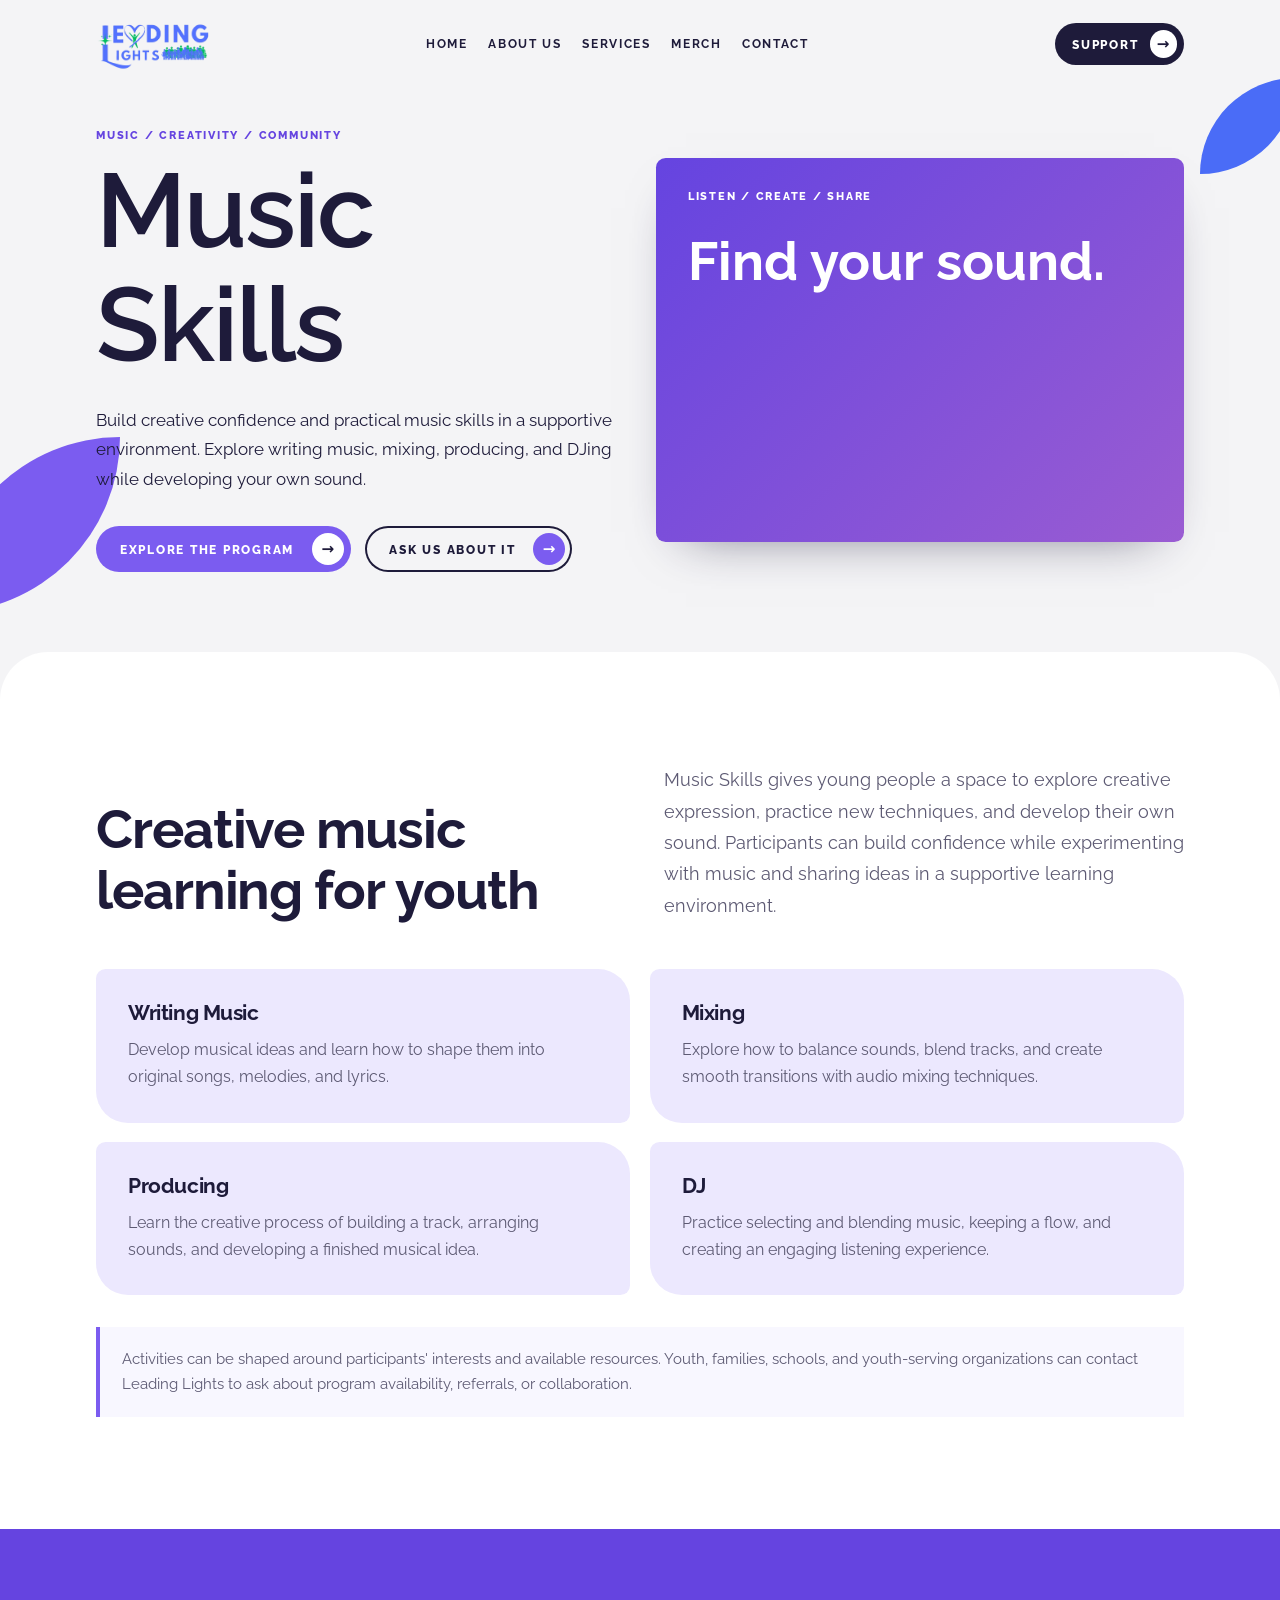
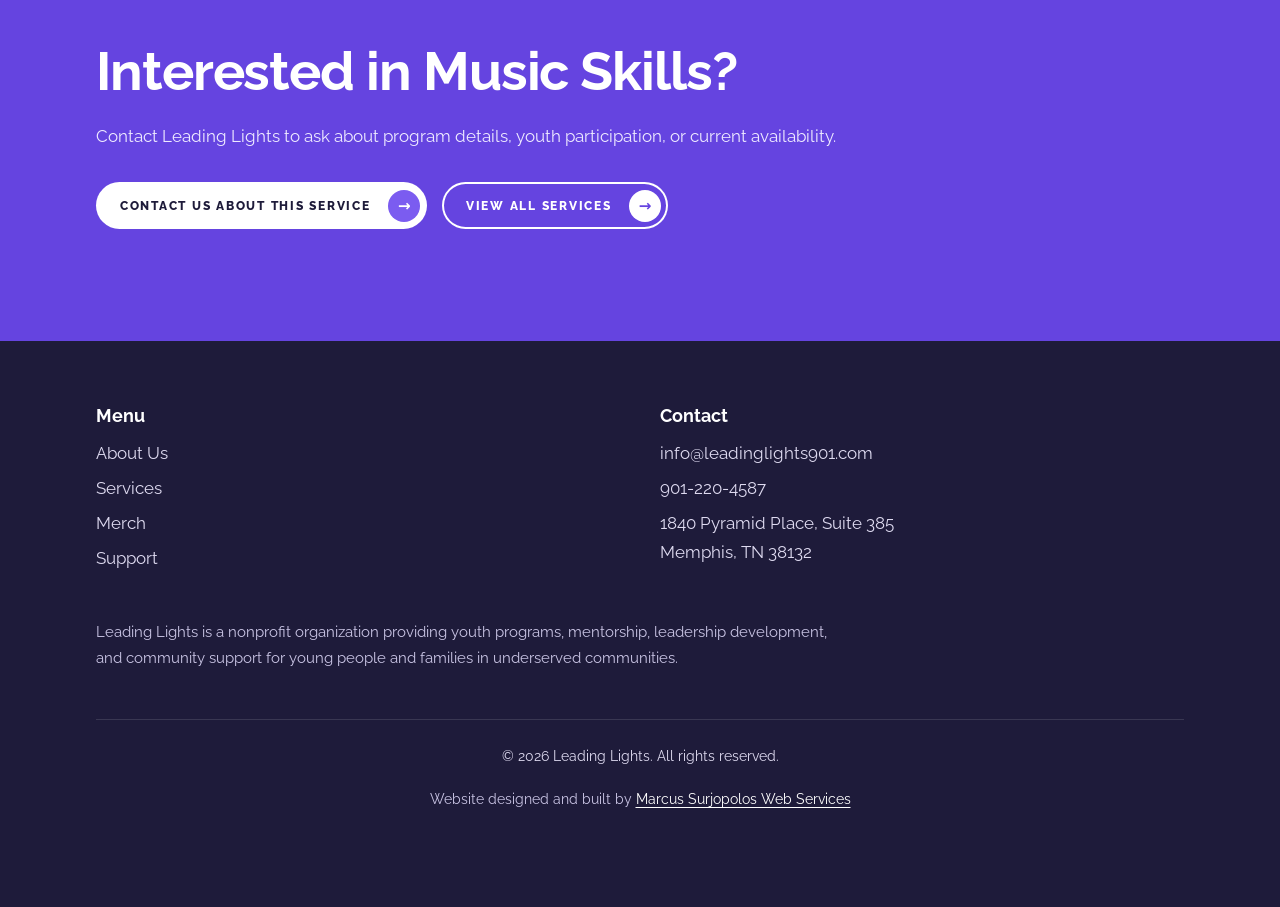
<file: html/upholstery-music.html>
<!DOCTYPE html>
<html lang="en" class="no-js">
<head>
<meta charset="utf-8">
<meta name="viewport" content="width=device-width, initial-scale=1">
<title>Music Skills | Leading Lights</title>
<meta name="description" content="Explore music skills at Leading Lights, including writing music, mixing, producing, and DJing in a creative, supportive environment.">
<meta name="robots" content="index,follow,max-image-preview:large">
<meta name="theme-color" content="#1e1b3a">
<link rel="icon" href="../favicon.svg" type="image/svg+xml">
<link rel="canonical" href="https://www.leadinglights901.org/upholstery-music">
<meta property="og:type" content="website">
<meta property="og:site_name" content="Leading Lights">
<meta property="og:title" content="Music Skills | Leading Lights">
<meta property="og:description" content="Explore music skills at Leading Lights, including writing music, mixing, producing, and DJing in a creative, supportive environment.">
<meta property="og:url" content="https://www.leadinglights901.org/upholstery-music">
<meta property="og:image" content="https://www.leadinglights901.org/images/og-leading-lights.jpg">
<meta name="twitter:card" content="summary_large_image">
<meta name="twitter:title" content="Music Skills | Leading Lights">
<meta name="twitter:description" content="Explore music skills at Leading Lights, including writing music, mixing, producing, and DJing in a creative, supportive environment.">
<meta name="twitter:image" content="https://www.leadinglights901.org/images/og-leading-lights.jpg">
<link rel="preconnect" href="https://fonts.googleapis.com">
<link rel="preconnect" href="https://fonts.gstatic.com" crossorigin>
<link href="https://fonts.googleapis.com/css2?family=Raleway:wght@400;500;600;700;800&display=swap" rel="stylesheet">
<link rel="stylesheet" href="../css/site.css">
<script type="application/ld+json">{"@context":"https://schema.org","@type":"WebPage","name":"Music Skills | Leading Lights","description":"Explore music skills at Leading Lights, including writing music, mixing, producing, and DJing in a creative, supportive environment.","url":"https://www.leadinglights901.org/upholstery-music","isPartOf":{"@type":"WebSite","name":"Leading Lights","url":"https://www.leadinglights901.org/"},"about":{"@type":"Thing","name":"Music skills and youth music education"}}</script>
</head>
<body class="page-service">
<a class="skip" href="#main">Skip to main content</a>
<div id="bar"></div>
<header id="top">
  <div class="wrap nav">
    <a href="../index.html" aria-label="Leading Lights home"><img class="logo" src="../img/Pink black illustration charity foundation logo.png" alt="Leading Lights logo" width="101" height="56"></a>
    <div class="right">
      <nav id="menu" class="links" aria-label="Main">
        <a href="../index.html">HOME</a>
        <a href="about-us.html">ABOUT US</a>
        <details class="services-nav">
          <summary>SERVICES</summary>
          <div class="services-submenu">
            <a href="../index.html#services">All Services</a>
            <a href="mobile-mechanics.html">Mobile Mechanics</a>
            <a href="upholstery-music.html" aria-current="page">Music Skills</a>
            <a href="communication-skills.html">Communication Skills</a>
            <a href="mentorship.html">Mentorship</a>
          </div>
        </details>
        <a href="support.html#partnership">MERCH</a>
        <a href="contact.html">CONTACT</a>
        <a class="btn p menu-support" href="support.html">SUPPORT</a>
      </nav>
      <a class="btn d desktop-support" href="support.html">SUPPORT</a>
      <button class="burger" id="burger" aria-expanded="false" aria-controls="menu" aria-label="Menu"><span></span><span></span></button>
    </div>
  </div>
</header>
<main id="main">
  <section class="hero sub" id="hero">
    <div class="leaf l1" aria-hidden="true"></div><div class="leaf l2" aria-hidden="true"></div>
    <div class="wrap">
      <div>
        <p class="eyebrow">MUSIC / CREATIVITY / COMMUNITY</p>
        <h1><span><b>Music</b></span><span><b>Skills</b></span></h1>
        <p class="tag">Build creative confidence and practical music skills in a supportive environment. Explore writing music, mixing, producing, and DJing while developing your own sound.</p>
        <div class="cta">
          <a class="btn p" href="#overview">Explore the program</a>
          <a class="btn ghost" href="contact.html?service=upholstery-music&amp;reason=program-information">Ask us about it</a>
        </div>
      </div>
      <div class="service-visual music-art" aria-hidden="true"><span>LISTEN / CREATE / SHARE</span><strong>Find your sound.</strong></div>
    </div>
  </section>
  <section class="about service-content" id="overview">
    <div class="wrap">
      <div class="intro">
        <h2 class="rv left">Creative music learning for youth</h2>
        <p class="lede rv" style="--i:1;margin:0">Music Skills gives young people a space to explore creative expression, practice new techniques, and develop their own sound. Participants can build confidence while experimenting with music and sharing ideas in a supportive learning environment.</p>
      </div>
      <div class="service-topics music-topics">
        <article class="rv"><h3>Writing Music</h3><p>Develop musical ideas and learn how to shape them into original songs, melodies, and lyrics.</p></article>
        <article class="rv" style="--i:1"><h3>Mixing</h3><p>Explore how to balance sounds, blend tracks, and create smooth transitions with audio mixing techniques.</p></article>
        <article class="rv" style="--i:2"><h3>Producing</h3><p>Learn the creative process of building a track, arranging sounds, and developing a finished musical idea.</p></article>
        <article class="rv" style="--i:3"><h3>DJ</h3><p>Practice selecting and blending music, keeping a flow, and creating an engaging listening experience.</p></article>
      </div>
      <p class="service-note rv">Activities can be shaped around participants' interests and available resources. Youth, families, schools, and youth-serving organizations can contact Leading Lights to ask about program availability, referrals, or collaboration.</p>
    </div>
  </section>
  <section class="service-source">
    <div class="wrap">
      <h2 class="rv left">Interested in Music Skills?</h2>
      <p class="rv">Contact Leading Lights to ask about program details, youth participation, or current availability.</p>
      <div class="cta rv"><a class="btn" href="contact.html?service=upholstery-music&amp;reason=program-information">CONTACT US ABOUT THIS SERVICE</a><a class="btn ghost" href="../index.html#services">VIEW ALL SERVICES</a></div>
    </div>
  </section>
</main>
<footer id="contact">
  <div class="wrap">
    <div class="cols">
      <div><p class="fh">Menu</p><ul><li><a href="about-us.html">About Us</a></li><li><a href="../index.html#services">Services</a></li><li><a href="support.html#partnership">Merch</a></li><li><a href="support.html">Support</a></li></ul></div>
      <div><p class="fh"><a href="contact.html">Contact</a></p><ul><li><a href="mailto:info@leadinglights901.com">info@leadinglights901.com</a></li><li><a href="tel:+19012204587">901-220-4587</a></li><li>1840 Pyramid Place, Suite 385<br>Memphis, TN 38132</li></ul></div>
    </div>
    <p class="about-line">Leading Lights is a nonprofit organization providing youth programs, mentorship, leadership development, and community support for young people and families in underserved communities.</p>
    <div class="legal"><span>&copy; <span data-current-year></span> Leading Lights. All rights reserved.</span></div>
    <p class="credit">Website designed and built by <a href="https://mswebservices.org" target="_blank" rel="noopener noreferrer">Marcus Surjopolos Web Services</a></p>
  </div>
</footer>
<a class="btn p fab" id="fab" href="support.html">SUPPORT</a>
<script src="../js/site.js" defer></script>
</body>
</html>
</file>
<file: css/site.css>
:root{
  --bg:#f4f4f6; --ink:#1e1b3a; --purple:#7b5cf0; --purple-d:#6544e0; --blue:#4a6cf7; --green:#1fae5b; --lav:#ece8fe; --muted:#5d5a73;
  --font:'Raleway','Segoe UI',system-ui,sans-serif;
  --pad:clamp(1.25rem,5vw,3rem); --max:74rem;
}
*,*::before,*::after{box-sizing:border-box;margin:0}
html{scroll-behavior:smooth;scroll-padding-top:5rem}
body{font-family:var(--font);color:var(--ink);background:var(--bg);line-height:1.7;font-size:1.0625rem;overflow-x:hidden}
img{max-width:100%;display:block}
a{color:inherit}
:focus-visible{outline:3px solid var(--purple);outline-offset:3px;border-radius:6px}
h1,h2,h3{line-height:1.12;letter-spacing:-.02em}
h2{font-size:clamp(2rem,6vw,3.4rem);font-weight:700}
h3{font-size:1.3rem;font-weight:700}
.wrap{max-width:var(--max);margin-inline:auto;padding-inline:var(--pad)}
section{padding-block:clamp(4rem,10vw,7rem)}
.lede{font-size:1.15rem;color:var(--muted);max-width:42rem;margin-top:1.1rem}
.btn{display:inline-flex;align-items:center;gap:1.1rem;font:800 .78rem var(--font);letter-spacing:.14em;text-transform:uppercase;text-decoration:none;padding:.45rem .45rem .45rem 1.5rem;border-radius:999px;background:var(--ink);color:#fff;border:0;cursor:pointer;transition:transform .2s,background .2s,box-shadow .2s}
.btn::after{content:"\2192";display:grid;place-items:center;width:2rem;height:2rem;border-radius:50%;background:#fff;color:var(--ink);font-size:.95rem;letter-spacing:0;transition:transform .25s}
.btn:hover{transform:translateY(-2px);box-shadow:0 12px 26px -12px rgba(30,27,58,.7)}
.btn:hover::after{transform:translateX(3px)}
.btn.p{background:var(--purple)}
.btn.p:hover{background:var(--purple-d)}
.btn.ghost{background:transparent;color:var(--ink);box-shadow:inset 0 0 0 2px var(--ink)}
.btn.ghost::after{background:var(--purple);color:#fff}

/* progress + header */
#bar{position:fixed;inset:0 auto auto 0;height:4px;width:100%;transform-origin:0 50%;transform:scaleX(0);background:linear-gradient(90deg,var(--blue),var(--purple),var(--green));z-index:60}
header{position:fixed;inset:0 0 auto;z-index:50}
header::before{content:"";position:absolute;inset:0;z-index:-1;border-radius:0 0 1.5rem 1.5rem;transition:background .3s,box-shadow .3s}
header.solid::before{background:rgba(255,255,255,.93);backdrop-filter:blur(10px);box-shadow:0 10px 30px -20px rgba(30,27,58,.6)}
.nav{display:flex;align-items:center;justify-content:space-between;height:6rem;color:var(--ink)}
.nav img.logo{height:4.8rem;width:auto}
.right{display:flex;flex:1;align-items:center;justify-content:flex-end;gap:.75rem;min-width:0;position:relative;z-index:2}
.nav .btn.d{position:relative;z-index:2;padding-left:1.1rem;gap:.7rem}
.links{position:fixed;inset:0;background:var(--bg);display:flex;flex-direction:column;align-items:center;justify-content:flex-start;gap:1.2rem;padding:6rem 1rem 2rem;overflow-y:auto;opacity:0;visibility:hidden;transition:opacity .3s,visibility .3s}
.links.open{opacity:1;visibility:visible}
.links a{font:700 clamp(1.6rem,6vw,1.85rem) var(--font);letter-spacing:.14em;text-decoration:none}
.links a:hover{color:var(--purple)}
.services-nav{position:relative;text-align:center}
.services-nav summary{list-style:none;cursor:pointer;font:700 clamp(1.6rem,6vw,1.85rem) var(--font);letter-spacing:.14em}
.services-nav summary::-webkit-details-marker{display:none}
.services-submenu{display:grid;gap:.45rem;padding:.8rem 0}
.links .services-submenu a{font:600 1rem var(--font);letter-spacing:.03em}
.menu-support{margin-top:.5rem}
.links .menu-support{font:800 .9rem var(--font);letter-spacing:.14em;padding:.65rem .65rem .65rem 1.5rem}
.desktop-support{display:none}
.burger{position:relative;z-index:2;width:4rem;height:4rem;background:none;border:0;color:var(--ink);cursor:pointer}
.burger span{position:absolute;left:.65rem;right:.65rem;height:3px;background:currentColor;transition:transform .3s,top .3s}
.burger span:nth-child(1){top:1.35rem}.burger span:nth-child(2){top:2.5rem}
.burger[aria-expanded=true] span:nth-child(1){top:1.925rem;transform:rotate(45deg)}
.burger[aria-expanded=true] span:nth-child(2){top:1.925rem;transform:rotate(-45deg)}
@media(min-width:56rem){
  .nav{height:5.5rem}.nav img.logo{height:4rem}
  .burger{display:none}
  .links{position:static;flex:1;flex-direction:row;justify-content:center;flex-wrap:nowrap;background:none;opacity:1;visibility:visible;gap:clamp(.8rem,1.6vw,1.6rem);min-width:0;padding:0;overflow:visible}
  .links a{font:700 .75rem var(--font)}
  .services-nav summary{font:700 .75rem var(--font)}
  .services-submenu{position:absolute;top:100%;left:50%;min-width:13rem;transform:translateX(-50%);padding:.8rem;background:#fff;border-radius:.8rem;box-shadow:0 12px 30px -14px rgba(30,27,58,.45);text-align:left}
  .links .services-submenu a{font:600 .85rem var(--font);letter-spacing:0;padding:.35rem .5rem}
  .services-submenu a:hover{background:var(--lav);border-radius:.35rem}
  .links .menu-support{display:none}
  .desktop-support{display:inline-flex;flex:none}
  .nav .btn.d{padding-left:1.1rem;gap:.7rem;flex:none;margin-left:1.25rem}
  .nav .btn.d::after{width:1.7rem;height:1.7rem}
}
.no-js .right{min-height:4rem}
.no-js .links{position:absolute;top:calc(100% + .5rem);right:0;left:auto;width:min(24rem,calc(100vw - 2*var(--pad)));max-height:calc(100svh - 7rem);overflow-y:auto;opacity:1;visibility:visible;align-items:stretch;padding:1rem;gap:.55rem;background:var(--bg);border-radius:1rem;box-shadow:0 12px 30px -14px rgba(30,27,58,.45)}
.no-js .links a{font:700 1rem var(--font);letter-spacing:.04em;padding:.35rem .5rem}
.no-js .links .services-submenu a{font:600 .95rem var(--font)}
.no-js .burger{display:none}
@media(min-width:56rem){
  .no-js .links{position:static;width:auto;max-height:none;overflow:visible;padding:0;background:none;border-radius:0;box-shadow:none}
  .no-js .links a{font:700 .75rem var(--font);letter-spacing:.14em;padding:0}
  .no-js .links .services-submenu a{font:600 .85rem var(--font);letter-spacing:0;padding:.35rem .5rem}
}

/* hero */
.hero{position:relative;min-height:80vh;display:flex;align-items:center;overflow:hidden;padding-block:6rem 4rem}
.leaf{position:absolute;background:var(--purple);border-radius:100% 0 100% 0;pointer-events:none;translate:calc(var(--mx,0)*var(--k,20)*1px) calc(var(--my,0)*var(--k,20)*1px);transition:translate .5s ease-out}
.l1{width:11rem;height:11rem;left:-3.5rem;bottom:6%;--k:-26;animation:float 7s ease-in-out infinite}
.l2{width:6rem;height:6rem;right:-1rem;top:12%;--k:18;background:var(--blue);animation:float 9s ease-in-out infinite reverse}
@keyframes float{50%{rotate:8deg;scale:1.07}}
.hero .wrap{position:relative;display:grid;gap:2.5rem;align-items:center;width:100%}
.hero h1{font-size:clamp(3rem,13vw,6.5rem);font-weight:600;line-height:1}
.hero h1 span{display:block;overflow:hidden;padding-bottom:.1em}
.hero h1 span b{display:block;font-weight:inherit;transform:translateY(110%);animation:rise .9s cubic-bezier(.2,.8,.2,1) forwards}
.hero h1 span:nth-child(2) b{animation-delay:.15s}
@keyframes rise{to{transform:none}}
.hero p.tag{font-size:clamp(1.05rem,3vw,1.3rem);max-width:28rem;margin:1.2rem 0 2rem;opacity:0;animation:fade .8s .6s forwards}
.hero .cta{display:flex;flex-wrap:wrap;gap:.9rem;opacity:0;animation:fade .8s .8s forwards}
@keyframes fade{to{opacity:1}}
.pics{position:relative;opacity:0;animation:fade 1s .5s forwards}
.pics img{width:100%;object-fit:cover;background:var(--lav)}
.p1{aspect-ratio:16/10;border-radius:.6rem .6rem 7rem .6rem}
.p2{aspect-ratio:1;width:100%;margin:0 0 0 auto;border-radius:9rem 1.5rem 1.5rem 9rem;border:8px solid var(--bg)}
.page-home .hero .pics{width:100%;justify-self:end}
.page-home .hero .pics .p1{width:100%;height:clamp(9rem,29vw,18rem)}
.page-home .hero .pics .p2{width:100%;height:clamp(9rem,29vw,18rem)}
@media(min-width:56rem){.hero .wrap{grid-template-columns:.9fr 1.1fr}.p1{width:80%}.p2{width:62%;margin-top:0}}

/* reveal system */
.js-ready .rv{opacity:0;transform:translateY(28px);transition:opacity .8s cubic-bezier(.2,.8,.2,1),transform .8s cubic-bezier(.2,.8,.2,1);transition-delay:calc(var(--i,0)*90ms)}
.js-ready .rv.in{opacity:1;transform:none}
.js-ready .rv.left{transform:translateX(-36px)}.js-ready .rv.pop{transform:scale(.92)}
.js-ready .rv.in.left,.js-ready .rv.in.pop{transform:none}

/* footer */
footer{background:var(--ink);color:#dedaf0;padding-block:4rem 6rem;border-radius:3rem 3rem 0 0}
.page-about footer{border-radius:0}
footer .cols{display:grid;gap:2.5rem}
footer .fh{display:block;font:700 1.1rem var(--font);color:#fff;margin-bottom:.8rem}
footer a{text-decoration:none}footer a:hover{color:#c4b6ff}
footer li{list-style:none;margin-bottom:.4rem}footer ul{padding:0}
.legal{margin-top:3rem;padding-top:1.5rem;border-top:1px solid rgba(255,255,255,.12);font-size:.9rem;display:flex;flex-wrap:wrap;justify-content:center;text-align:center}
.credit{margin-top:1.2rem;font-size:.85rem;text-align:center;color:#c9c4e4}
.credit a{color:#fff;text-decoration:underline;text-underline-offset:.2em}
.credit a:hover{color:#c4b6ff}
@media(min-width:56rem){footer .cols{grid-template-columns:repeat(2,minmax(0,1fr))}}

/* sticky mobile donate */
.fab{position:fixed;left:1rem;right:1rem;bottom:1rem;z-index:40;justify-content:space-between;background:var(--purple);box-shadow:0 14px 30px -10px rgba(101,68,224,.8);transform:translateY(150%);transition:transform .4s}
.fab.show{transform:none}
@media(min-width:56rem){.fab{display:none}}

@media(prefers-reduced-motion:reduce){
  *,*::before,*::after{animation:none!important;transition:none!important;scroll-behavior:auto!important}
  .js-ready .rv,.hero h1 span b,.hero p.tag,.hero .cta,.pics{opacity:1;transform:none}
}

.skip{position:absolute;left:1rem;top:-4rem;z-index:100;background:var(--ink);color:#fff;padding:.6rem 1rem;border-radius:.5rem;text-decoration:none;font-weight:700}
.skip:focus{top:1rem}
.sr{position:absolute;width:1px;height:1px;overflow:hidden;clip:rect(0 0 0 0);white-space:nowrap}
.about-line{margin-top:2.5rem;max-width:46rem;font-size:.95rem;color:#c9c4e4}
.links a[aria-current]{color:var(--purple)}

/* home page */
.about{background:#fff;border-radius:3rem 3rem 0 0}
.about .intro{display:grid;gap:1.5rem}
.story{display:grid;gap:1.5rem;margin-top:3.5rem}
.story article{background:var(--lav);border-radius:.6rem 2.5rem .6rem 2.5rem;padding:2rem}
.story article h3{margin-bottom:.8rem}
.story .pic{border-radius:9rem .6rem .6rem .6rem;overflow:hidden;min-height:18rem;position:relative;background:var(--lav)}
.story .pic img{width:100%;height:100%;object-fit:cover;position:absolute;inset:0;scale:1.15;transition:scale 1.4s ease-out}
.story .pic.in img{scale:1}
.about-skills{margin-top:5rem}
.about-skills h2{font-size:clamp(1.8rem,5vw,2.7rem)}
.about-skill-grid{display:grid;gap:1.1rem;margin-top:2rem}
.about-skill-card{padding:1.7rem;background:var(--lav);border-radius:.6rem 2rem .6rem 2rem;transition:transform .3s,box-shadow .3s}
.about-skill-card:hover{transform:translateY(-4px);box-shadow:0 12px 26px -18px rgba(30,27,58,.35)}
.about-skill-card h3{margin-bottom:.65rem}
.about-skill-card p{color:var(--muted);font-size:1rem}
@media(min-width:56rem){
  .about .intro{grid-template-columns:1fr 1fr;align-items:end;gap:3rem}
  .story{grid-template-columns:1fr 1fr;grid-template-areas:"a p" "b p"}
  .story .a{grid-area:a}.story .b{grid-area:b}.story .pic{grid-area:p}
}
@media(min-width:40rem){.about-skill-grid{grid-template-columns:repeat(2,1fr)}}

/* services */
.services{background:var(--ink);color:#fff;position:relative;overflow:hidden}
.services .lede{color:#cfcbe6}
.services .wrap{position:relative}
.services .leaf{right:-3rem;top:-2rem;width:9rem;height:9rem;--k:14;background:var(--purple)}
.grid{display:grid;gap:1.1rem;margin-top:3rem}
.card{position:relative;display:block;background:rgba(255,255,255,.07);border-radius:.6rem 2rem .6rem 2rem;padding:1.9rem 1.6rem;overflow:hidden;border:1px solid rgba(255,255,255,.1);transition:transform .3s,border-color .3s}
.grid a.card{text-decoration:none;color:inherit}
.card::before{content:"";position:absolute;left:0;top:0;height:4px;width:100%;background:linear-gradient(90deg,var(--blue),var(--purple),var(--green));transform:scaleX(0);transform-origin:0 50%;transition:transform 1s .3s cubic-bezier(.2,.8,.2,1)}
.card.in::before{transform:scaleX(1)}
.card:hover{transform:translateY(-4px);border-color:var(--purple)}
.card h3{margin-bottom:.6rem;color:#c4b6ff}
.card p{color:#e3e0f2;font-size:1rem}
.card-more{display:inline-block;margin-top:1rem;color:#c4b6ff;font:800 .7rem var(--font);letter-spacing:.12em}
.services .more{margin-top:2.5rem}
@media(min-width:40rem){.grid{grid-template-columns:repeat(2,1fr)}}
@media(min-width:64rem){.grid{grid-template-columns:repeat(3,1fr)}}

/* values */
.values{background:var(--purple-d);color:#fff;overflow:hidden}
.track{display:flex;width:max-content;animation:slide 28s linear infinite}
.values:hover .track{animation-play-state:paused}
.track span{font:700 clamp(2rem,7vw,4rem) var(--font);padding:1.4rem 1.6rem;white-space:nowrap}
.track span::after{content:"";display:inline-block;width:.45em;height:.45em;background:var(--green);border-radius:100% 0 100% 0;margin-left:3.2rem;vertical-align:middle}
@keyframes slide{to{transform:translateX(-50%)}}

/* team */
.team{background:#fff}
.team .row{display:grid;grid-template-columns:repeat(2,1fr);gap:2rem;margin-top:3rem}
.person{text-align:center}
.person .ph{position:relative;width:min(13rem,70%);aspect-ratio:1;margin:0 auto 1.1rem;border-radius:50% 0 50% 50%;overflow:hidden;background:var(--lav);box-shadow:0 0 0 4px #fff,0 0 0 7px var(--purple);transition:box-shadow .4s,transform .4s}
.person .ph::before{content:attr(data-i);position:absolute;inset:0;display:grid;place-items:center;font:700 2.6rem var(--font);color:var(--purple)}
.person:hover .ph{box-shadow:0 0 0 4px #fff,0 0 0 7px var(--purple),0 0 0 16px rgba(123,92,240,.2);transform:scale(1.03)}
.person .ph img{position:relative;width:100%;height:100%;object-fit:cover}
.person p{color:var(--muted)}
@media(min-width:48rem){.team .row{grid-template-columns:repeat(4,1fr)}}

/* support page */
.support{background:linear-gradient(180deg,var(--lav),var(--bg))}
.paths{display:grid;gap:1.2rem;margin-top:3rem}
.path{background:#fff;border-radius:.6rem 2.5rem .6rem 2.5rem;padding:2rem;display:flex;flex-direction:column;gap:.9rem;box-shadow:0 18px 40px -28px rgba(30,27,58,.5);transition:transform .3s}
.path:hover{transform:translateY(-6px)}
.path.main{background:var(--ink);color:#fff}
.path.main p{color:#dedaf0}
.path p{color:var(--muted);flex:1}
.path .btn{align-self:flex-start;margin-top:.4rem}
@media(min-width:56rem){.paths{grid-template-columns:1.2fr 1fr 1fr}}
.partners{margin-top:4rem}
.partners h3{margin-bottom:1.2rem}
.logos{display:flex;flex-wrap:wrap;gap:1rem}
.logos .chip{background:#fff;border-radius:.6rem 1.6rem .6rem 1.6rem;height:5.5rem;min-width:7rem;padding:.8rem 1.2rem;display:grid;place-items:center;box-shadow:0 8px 20px -14px rgba(30,27,58,.5)}
.logos img{max-height:3.6rem;width:auto;object-fit:contain}

/* about page */
.page-about .hero.sub{min-height:0;padding-block:8rem 5rem}
.page-about .hero.sub h1{font-size:clamp(2.8rem,11vw,5.5rem)}
.page-about .hero.sub p.tag{max-width:34rem;font-size:1.08rem}
.page-about .hero.sub .pics{max-width:24rem}
.page-service .hero.sub{min-height:0;padding-block:8rem 5rem}
.page-service .hero.sub p.tag{max-width:34rem;font-size:1.08rem}
.page-service .hero.sub .wrap{grid-template-columns:1fr;gap:2rem}
.eyebrow{font:800 .7rem var(--font);letter-spacing:.16em;color:var(--purple-d);margin-bottom:1rem}
.service-visual{position:relative;display:flex;min-height:18rem;flex-direction:column;justify-content:flex-start;gap:2rem;overflow:hidden;padding:2rem;border-radius:.6rem;background:linear-gradient(135deg,var(--ink),#443b73);color:#fff;box-shadow:0 20px 50px -30px rgba(30,27,58,.65)}
.service-visual span,.service-visual strong,.service-visual i{position:relative;z-index:1}
.service-visual span{font:800 .68rem var(--font);letter-spacing:.16em}
.service-visual strong{max-width:14ch;font-size:clamp(2rem,6vw,3.3rem);line-height:1.02}
.service-visual i{align-self:flex-end;font:600 1rem var(--font);font-style:normal;color:rgba(255,255,255,.65)}
.mechanics-art{background:linear-gradient(135deg,#1e1b3a,#325565)}
.music-art{background:linear-gradient(135deg,#6544e0,#9a5cd2)}
.communication-art{background:linear-gradient(135deg,#1e1b3a,#4a6cf7)}
.mentorship-art{background:linear-gradient(135deg,#1e1b3a,#1c7750)}
.service-content .intro{align-items:end}
.service-topics{display:grid;gap:1rem;margin-top:3rem}
.service-topics article{background:var(--lav);border-radius:.6rem 2rem .6rem 2rem;padding:1.8rem}
.service-topics h3{margin-bottom:.75rem}
.service-topics p{color:var(--muted);font-size:1rem}
.service-note{margin-top:2rem;padding:1.2rem 1.4rem;border-left:4px solid var(--purple);background:#f8f7ff;color:var(--muted);font-size:.95rem}
.service-source{background:var(--purple-d);color:#fff}
.service-source p{max-width:48rem;margin:1.2rem 0 2rem;color:#eeeaff}
.service-source a:not(.btn){color:#fff;text-decoration-thickness:1px;text-underline-offset:.2em}
.service-source .cta{display:flex;flex-wrap:wrap;gap:.9rem}
.service-source .btn:not(.ghost){background:#fff;color:var(--ink)}
.service-source .btn:not(.ghost)::after{background:var(--purple);color:#fff}
.service-source .btn.ghost{color:#fff;box-shadow:inset 0 0 0 2px #fff}
.service-source .btn.ghost::after{background:#fff;color:var(--purple-d)}
.page-service footer{border-radius:0}
.contact-section{background:#fff}
.contact-intro{max-width:44rem;margin-bottom:2.5rem}
.contact-form{max-width:54rem;padding:clamp(1.2rem,4vw,2.5rem);border-radius:.6rem 2rem .6rem 2rem;background:var(--bg);box-shadow:0 18px 48px -36px rgba(30,27,58,.55)}
.contact-grid{display:grid;gap:1.2rem;margin-bottom:1.5rem}
.contact-field{display:grid;gap:.45rem}
.contact-field label{font-size:.92rem;font-weight:700}
.contact-field label span:not(.optional){color:var(--purple-d)}
.contact-field .optional{font-size:.82rem;font-weight:500;color:var(--muted)}
.contact-field input,.contact-field select,.contact-field textarea{width:100%;min-height:3.1rem;padding:.75rem .9rem;border:1px solid #c9c6d6;border-radius:.65rem;background:#fff;color:var(--ink);font:1rem/1.5 var(--font)}
.contact-field textarea{min-height:9rem;resize:vertical}
.contact-field input:focus,.contact-field select:focus,.contact-field textarea:focus{outline:3px solid rgba(123,92,240,.3);border-color:var(--purple)}
.form-note{max-width:42rem;margin-top:1rem;color:var(--muted);font-size:.9rem}
.form-note a{color:var(--purple-d);font-weight:700}
@media(min-width:40rem){.contact-grid{grid-template-columns:repeat(2,minmax(0,1fr))}.contact-field-wide{grid-column:1/-1}}
@media(min-width:40rem){.page-service .hero.sub .wrap{grid-template-columns:1fr 1fr}.service-visual{min-height:24rem}}
@media(min-width:56rem){.service-topics{grid-template-columns:repeat(3,1fr);gap:1.2rem}.service-topics article{padding:2rem}}
@media(min-width:56rem){.music-topics{grid-template-columns:repeat(2,minmax(0,1fr))}}
.p3{aspect-ratio:4/5;border-radius:11rem 11rem .6rem .6rem}
.page-about .slot{position:relative;margin:0;background:var(--lav);overflow:hidden}
.page-about .slot::before{content:"";position:absolute;inset:0;margin:auto;width:2.2rem;height:2.2rem;background:var(--purple);opacity:.35;border-radius:100% 0 100% 0}
.page-about .slot::after{content:attr(data-label);position:absolute;left:0;right:0;bottom:.6rem;text-align:center;font:600 .72rem var(--font);color:var(--muted);padding-inline:.6rem}
.page-about .slot img{position:absolute;inset:0;width:100%;height:100%;object-fit:cover;z-index:1;transition:scale 1.2s ease-out}
.page-about .slot:hover img{scale:1.05}
.progs{background:#fff;border-radius:3rem 3rem 0 0}
.prog{display:grid;gap:1.6rem;margin-top:4rem;align-items:center}
.prog:first-of-type{margin-top:3rem}
.prog .main{aspect-ratio:5/4;border-radius:.6rem .6rem .6rem 8rem}
.prog:nth-of-type(even) .main{border-radius:.6rem 8rem .6rem .6rem}
.thumbs{display:grid;grid-template-columns:1fr 1fr;gap:.8rem;margin-top:.8rem}
.thumbs .slot{aspect-ratio:4/3;border-radius:.6rem 1.4rem .6rem 1.4rem}
.prog h3{font-size:clamp(1.6rem,5vw,2.3rem);margin-bottom:.9rem}
.prog h3::before{content:"";display:block;width:1.6rem;height:1.6rem;background:var(--purple);border-radius:100% 0 100% 0;margin-bottom:1rem}
.prog p{color:var(--muted)}
@media(min-width:56rem){.prog{grid-template-columns:1fr 1fr;gap:4.5rem;margin-top:6rem}.prog:nth-of-type(even) .media{order:2}}
.gallery{background:var(--lav)}
.mosaic{display:grid;grid-template-columns:repeat(2,1fr);grid-auto-rows:9rem;gap:.8rem;grid-auto-flow:dense;margin-top:3rem}
.mosaic .slot{border-radius:.6rem 1.6rem .6rem 1.6rem;background:#fff}
.mosaic .slot:nth-child(1){grid-column:span 2;grid-row:span 2;border-radius:.6rem 6rem .6rem 1.6rem}
.mosaic .slot:nth-child(4){grid-row:span 2}
@media(min-width:56rem){.mosaic{grid-template-columns:repeat(4,1fr);grid-auto-rows:11rem;gap:1rem}}
.band{position:relative;background:var(--purple-d);color:#fff;overflow:hidden}
.band .leaf{background:var(--blue);right:-3rem;bottom:-3rem;width:12rem;height:12rem;--k:14}
.band .wrap{position:relative;max-width:48rem}
.band p{color:#e9e4ff;margin:1.1rem 0 2rem;font-size:1.15rem}
.band .cta{display:flex;flex-wrap:wrap;gap:.9rem}
.band .btn{background:#fff;color:var(--ink)}
.band .btn::after{background:var(--purple);color:#fff}
.band .btn.ghost{background:transparent;color:#fff;box-shadow:inset 0 0 0 2px #fff}
.band .btn.ghost::after{background:#fff;color:var(--purple-d)}

/* support and clothing collaboration */
.page-support .hero.sub{min-height:0;padding-block:8rem 5rem}
.page-support .hero.sub h1{font-size:clamp(2.6rem,10vw,5rem)}
.page-support .hero.sub .pics{max-width:26rem}
.page-support .p3{aspect-ratio:4/5;border-radius:10rem 10rem .6rem .6rem; height:clamp(25rem,22vw,14rem); background:var(--lav)}
@media(min-width:56rem){.page-support .hero.sub .wrap{grid-template-columns:1.1fr .9fr}.page-support .hero.sub .pics{justify-self:end}}
.gifts{display:grid;gap:1.2rem;margin-top:3rem}
.gift{position:relative;background:var(--lav);border-radius:.6rem 2rem .6rem 2rem;padding:2rem 1.7rem;transition:transform .3s}
.gift:hover{transform:translateY(-4px)}
.gift::before{content:"";display:block;width:1.6rem;height:1.6rem;background:var(--purple);border-radius:100% 0 100% 0;margin-bottom:1rem;transition:rotate .5s}
.gift:hover::before{rotate:90deg}
.gift h3{margin-bottom:.5rem}
.gift p{color:var(--muted);font-size:1rem}
@media(min-width:40rem){.gifts{grid-template-columns:repeat(2,1fr)}}
@media(min-width:64rem){.gifts{grid-template-columns:repeat(3,1fr)}}
.impact{background:#fff;border-radius:3rem 3rem 0 0}
.give{position:relative;background:var(--purple-d);color:#fff;overflow:hidden}
.give .leaf{background:var(--blue);right:-3rem;bottom:-3rem;width:12rem;height:12rem;--k:14}
.give .wrap{position:relative;max-width:48rem}
.give p{color:#e9e4ff;margin:1.1rem 0 2rem;font-size:1.15rem}
.give .btn{background:#fff;color:var(--ink)}
.give .btn::after{background:var(--purple);color:#fff}
.give small{display:block;margin-top:1.2rem;color:#d6cdfa}
.kjc{--red:#ce202f;--red-d:#8f1520;--cream:#fbf4e8;background:var(--cream);border-radius:3rem 3rem 0 0;margin-top:-3rem;position:relative}
.lockup{display:inline-flex;flex-wrap:wrap;align-items:center;gap:.6rem 1rem;font-weight:800;letter-spacing:.14em;font-size:.78rem;text-transform:uppercase;color:var(--red-d);margin-bottom:1.2rem}
.lockup i{font:800 1.8rem/1 var(--font);font-style:normal;display:flex;align-items:center;justify-content:center;align-self:center;flex:none;width:2rem;height:2rem;border-radius:50%;background:var(--red);color:#fff;letter-spacing:0}
.steps{display:grid;gap:1rem;margin-top:2.5rem;counter-reset:s;padding:0}
.steps li{list-style:none;display:flex;gap:1rem;align-items:flex-start;counter-increment:s}
.steps li::before{content:counter(s);flex:none;display:grid;place-items:center;width:2.4rem;height:2.4rem;border-radius:50%;background:var(--red);color:#fff;font-weight:800}
.steps b{display:block}
.steps span{color:var(--muted);font-size:1rem}
@media(min-width:56rem){.steps{grid-template-columns:repeat(3,1fr);gap:2rem}}
.shot{position:relative;display:block;aspect-ratio:1;background:var(--red-d);overflow:hidden}
.shot::before{content:"";position:absolute;inset:0;margin:auto;width:34%;height:28%;background:rgba(251,244,232,.92);clip-path:polygon(0 100%,0 25%,25% 55%,50% 0,75% 55%,100% 25%,100% 100%)}
.shot img{position:absolute;inset:0;width:100%;height:100%;object-fit:cover;transition:scale .6s ease-out}
a.shot:hover img{scale:1.06}
.heroprod{display:grid;margin-top:3rem;background:var(--red-d);color:#fff;border-radius:.6rem 3rem .6rem 3rem;overflow:hidden}
.heroprod .info{padding:2rem 1.7rem 2.2rem;display:flex;flex-direction:column;gap:.8rem;justify-content:center}
.heroprod h3{font-size:clamp(1.6rem,5vw,2.4rem)}
.heroprod p{color:#f6dcdc}
.badge{align-self:flex-start;background:var(--cream);color:var(--red-d);font:800 .72rem var(--font);letter-spacing:.14em;text-transform:uppercase;padding:.35rem .9rem;border-radius:999px}
.price{font-weight:800;font-size:1.2rem}
.kjc .btn.k{background:var(--red);align-self:flex-start;margin-top:.4rem}
.heroprod .btn.k{background:#fff;color:var(--red-d)}
.heroprod .btn.k::after{background:var(--red-d);color:#fff}
@media(min-width:56rem){.heroprod{grid-template-columns:1fr 1fr}.heroprod .shot{aspect-ratio:auto;min-height:26rem}.heroprod .info{padding:3rem}}
.prods{display:grid;grid-template-columns:repeat(2,1fr);gap:1rem;margin-top:1.2rem}
.prod{background:#fff;border-radius:.6rem 1.8rem .6rem 1.8rem;overflow:hidden;display:flex;flex-direction:column;box-shadow:0 14px 30px -24px rgba(30,27,58,.6);transition:opacity .75s cubic-bezier(.2,.8,.2,1),transform .75s cubic-bezier(.2,.8,.2,1)}
.prod.rv{transition-delay:calc(var(--i,0)*130ms)}
.prod:hover{transform:translateY(-5px)}
.prod .info{padding:1rem;display:flex;flex-direction:column;gap:.35rem;flex:1}
.prod h3{font-size:1.02rem}
.prod p{font-size:.9rem;color:var(--muted);line-height:1.5;flex:1}
.prod .btn.k{font-size:.66rem;padding-left:1rem;gap:.5rem;margin-top:.5rem}
.prod .btn.k::after{width:1.7rem;height:1.7rem}
@media(min-width:56rem){.prods{grid-template-columns:repeat(4,1fr)}.prod .info{padding:1.2rem}}
.promo-actions{display:flex;flex-wrap:wrap;align-items:center;justify-content:flex-start;gap:.8rem;margin-top:1.4rem}
.promo{display:inline-block;margin:0;padding:.65rem 1rem;border:1px solid rgba(206,32,47,.25);border-radius:999px;background:#fff;color:var(--red-d);font-size:.95rem}
.promo strong{font-weight:800}
.store-link{white-space:nowrap;max-width:100%}
@media(max-width:39.99rem){.promo-actions{gap:.65rem}.promo{max-width:100%;font-size:.9rem}.store-link{font-size:.68rem;gap:.6rem;padding-left:1rem}.store-link::after{width:1.8rem;height:1.8rem}}
.note{margin-top:2rem;font-size:.9rem;color:var(--muted);max-width:44rem}
.shopall{display:flex;justify-content:flex-start;margin-top:2rem}
.shopall .btn{align-self:flex-start}
.shopall{margin-top:2rem}

/* 404 page */
body.nf{min-height:100svh;display:grid;place-items:center;text-align:center;padding:2rem}
.nf .code{font:800 clamp(5rem,25vw,10rem)/1 var(--font);color:var(--purple)}
.nf h1{font-size:clamp(1.8rem,6vw,3rem);font-weight:700;margin:.5rem 0 1rem}
.nf p{color:var(--muted);max-width:30rem;margin:0 auto 2rem}
@media(prefers-reduced-motion:reduce){.card::before{transform:scaleX(1)}}
</file>
